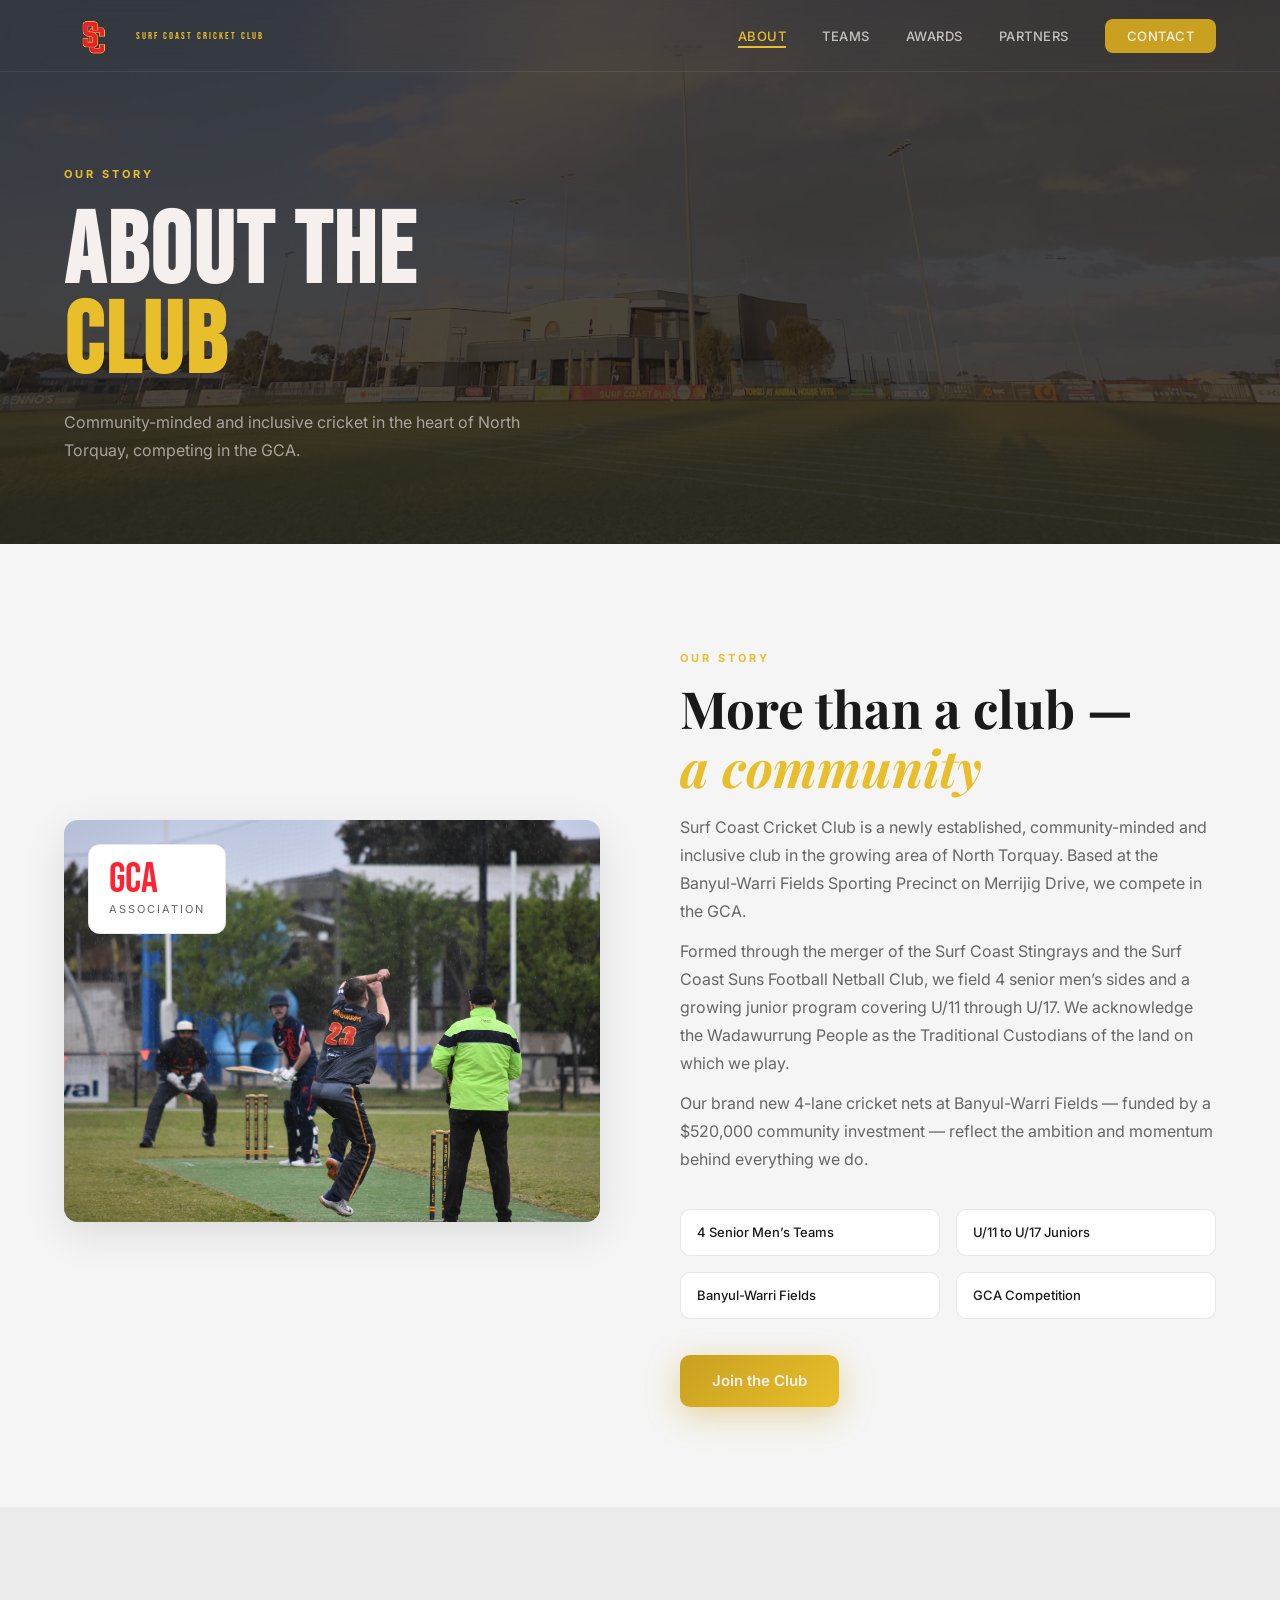
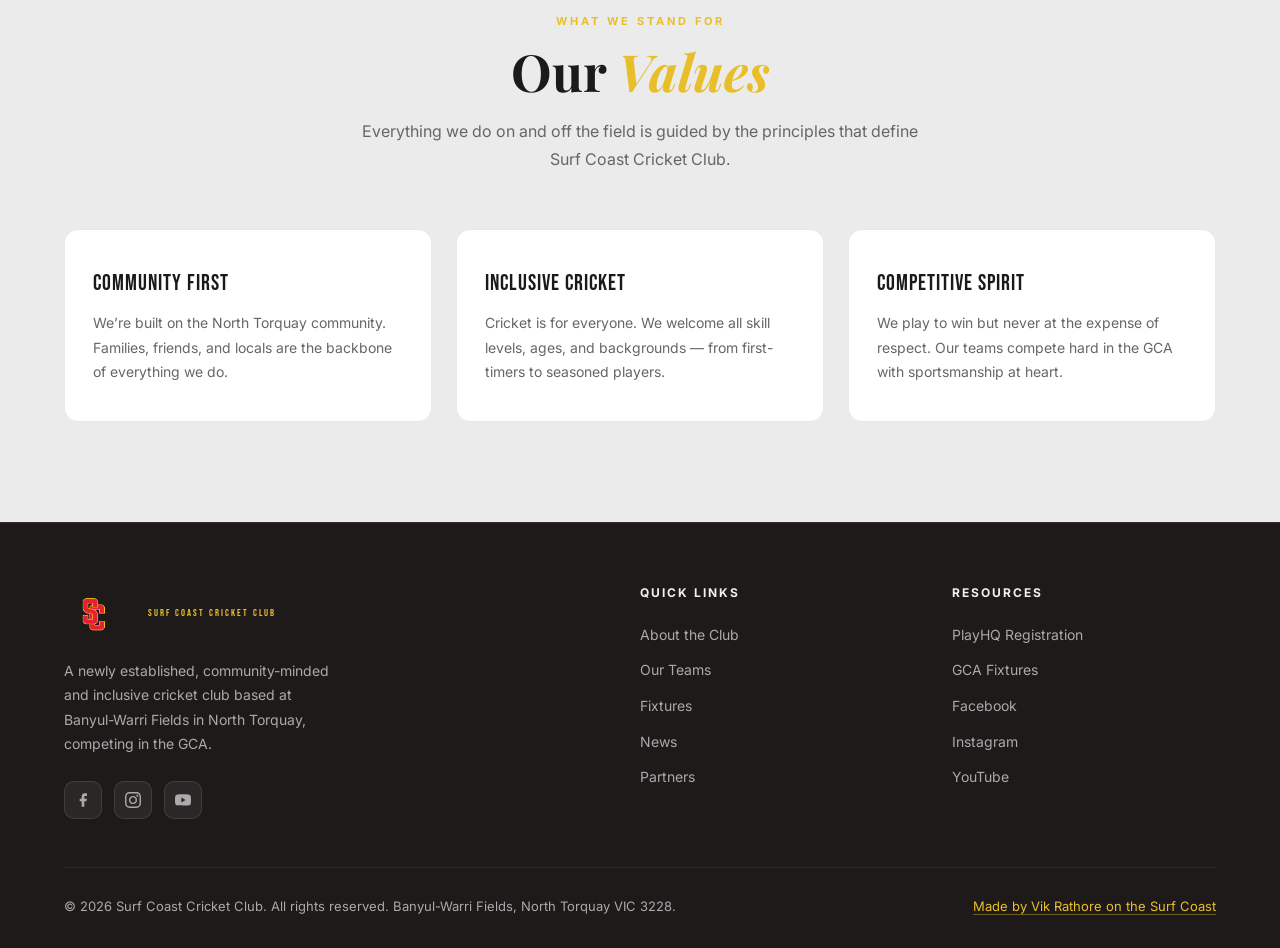
<file: about/index.html>
<!DOCTYPE html>
<html lang="en">
<head>
  <meta charset="UTF-8" />
  <meta name="viewport" content="width=device-width, initial-scale=1.0, viewport-fit=cover" />
  <link rel="icon" type="image/png" href="/assets/images/favicon.png" />
  <title>About | Surf Coast Cricket Club</title>
  <link rel="preconnect" href="https://fonts.googleapis.com" />
  <link rel="preconnect" href="https://fonts.gstatic.com" crossorigin />
  <link href="https://fonts.googleapis.com/css2?family=Bebas+Neue&family=Inter:wght@300;400;500;600;700&family=Playfair+Display:ital,wght@0,700;1,500&display=swap" rel="stylesheet" />
  <style>
    *, *::before, *::after { box-sizing: border-box; margin: 0; padding: 0; }
    :root {
      --navy:    #F5F5F5;
      --navy-mid:#EBEBEB;
      --teal:    #C9A020;
      --teal-lt: #E8BF2A;
      --green:   #E8001C;
      --gold:    #FF2233;
      --white:   #F5F0EE;
      --muted:   #666666;
      --card-bg: #FFFFFF;
      --border:  rgba(0,0,0,0.09);
      --radius:  14px;
      --shadow:  0 12px 40px rgba(0,0,0,0.10);
    }
    html { scroll-behavior: smooth; }
    body { font-family: 'Inter', sans-serif; background: var(--navy); color: #1A1A1A; overflow-x: hidden; line-height: 1.6; }
    ::-webkit-scrollbar { width: 6px; }
    ::-webkit-scrollbar-track { background: var(--navy); }
    ::-webkit-scrollbar-thumb { background: var(--teal); border-radius: 3px; }

    /* PAGE SPLASH */
    #page-splash { position: fixed; inset: 0; z-index: 9999; background: #232323; display: flex; align-items: center; justify-content: center; transition: opacity 0.5s ease, visibility 0.5s ease; }
    #page-splash.hidden { opacity: 0; visibility: hidden; pointer-events: none; }
    #page-splash img { width: min(220px, 55vw); animation: pageSplashIn 0.4s ease forwards; }
    @keyframes pageSplashIn { from { opacity: 0; transform: scale(0.92); } to { opacity: 1; transform: scale(1); } }

    /* NAV */
    nav { position: fixed; top: 0; left: 0; right: 0; z-index: 1000; display: flex; align-items: center; justify-content: space-between; padding: env(safe-area-inset-top) 5% 0; height: calc(72px + env(safe-area-inset-top)); background: transparent; backdrop-filter: blur(20px); border-bottom: 1px solid rgba(255,255,255,0.08); transition: background 1s ease; }
    .nav-logo { display: flex; align-items: center; gap: 12px; text-decoration: none; }
    .nav-logo-badge { width: 60px; height: 60px; object-fit: contain; flex-shrink: 0; }
    .nav-logo-text { line-height: 1.2; }
    .nav-logo-text span:first-child { display: block; font-family: 'Bebas Neue', sans-serif; font-size: 30px; letter-spacing: 1px; color: var(--white); }
    .nav-logo-text span:last-child { display: block; font-size: 10px; letter-spacing: 2px; text-transform: uppercase; color: var(--teal-lt); }
    .nav-links { display: flex; align-items: center; gap: 36px; list-style: none; }
    .nav-links a { text-decoration: none; color: rgba(245,240,238,0.75); font-size: 13px; font-weight: 500; letter-spacing: 0.5px; text-transform: uppercase; transition: color 0.2s; position: relative; }
    .nav-links a::after { content: ''; position: absolute; left: 0; bottom: -4px; width: 0; height: 2px; background: var(--teal-lt); transition: width 0.25s; }
    .nav-links a:hover { color: #FFFFFF; }
    .nav-links a:hover::after { width: 100%; }
    .nav-links a.nav-active { color: var(--teal-lt); }
    .nav-links a.nav-active::after { width: 100%; }
    .nav-cta { padding: 9px 22px; background: var(--teal); color: var(--white) !important; border-radius: 8px; transition: background 0.2s, transform 0.15s !important; }
    .nav-cta::after { display: none !important; }
    .nav-cta:hover { background: var(--teal-lt) !important; transform: translateY(-1px); }
    .nav-hamburger { display: none; flex-direction: column; gap: 5px; cursor: pointer; padding: 4px; border: none; background: none; }
    .nav-hamburger span { display: block; width: 24px; height: 2px; background: var(--white); border-radius: 2px; transition: transform 0.3s, opacity 0.3s; }
    .nav-mobile { display: none; flex-direction: column; position: fixed; top: calc(72px + env(safe-area-inset-top)); left: 0; right: 0; background: #2D2D2D; border-bottom: 1px solid rgba(255,255,255,0.08); padding: 24px 5%; gap: 20px; z-index: 999; }
    .nav-mobile.open { display: flex; }
    .nav-mobile a { text-decoration: none; color: var(--muted); font-size: 15px; font-weight: 500; letter-spacing: 0.5px; text-transform: uppercase; transition: color 0.2s; }
    .nav-mobile a:hover { color: var(--white); }

    /* PAGE HEADER */
    .page-header { background: #1E1A1A; padding: 160px 5% 80px; position: relative; overflow: hidden; }
    .page-header-bg { position: absolute; inset: 0; background: url('/assets/images/hero-bg.jpg') center 60%/cover no-repeat; opacity: 0.22; z-index: 0; }
    .page-header-content { position: relative; z-index: 1; max-width: 700px; }
    .page-header-label { display: inline-block; font-size: 11px; font-weight: 700; letter-spacing: 3px; text-transform: uppercase; color: var(--teal-lt); margin-bottom: 12px; }
    .page-header-title { font-family: 'Bebas Neue', sans-serif; font-size: clamp(56px, 8vw, 100px); line-height: 0.9; letter-spacing: 3px; color: #F5F0EE; margin-top: 12px; }
    .page-header-title .accent { color: var(--teal-lt); }
    .page-header-sub { font-size: 16px; color: rgba(245,240,238,0.6); margin-top: 20px; max-width: 520px; line-height: 1.75; }

    /* SECTIONS */
    section { padding: 100px 5%; }
    .section-label { display: inline-block; font-size: 11px; font-weight: 700; letter-spacing: 3px; text-transform: uppercase; color: var(--teal-lt); margin-bottom: 12px; }
    .section-title { font-family: 'Playfair Display', serif; font-size: clamp(30px, 4vw, 52px); line-height: 1.15; color: #1A1A1A; }
    .section-title em { font-style: italic; color: var(--teal-lt); }
    .section-desc { color: var(--muted); font-size: 16px; max-width: 560px; margin-top: 16px; line-height: 1.75; }
    .reveal { opacity: 0; transform: translateY(36px); transition: opacity 0.7s ease, transform 0.7s ease; }
    .reveal.visible { opacity: 1; transform: translateY(0); }
    @keyframes fadeUp { from { opacity: 0; transform: translateY(28px); } to { opacity: 1; transform: translateY(0); } }

    /* BUTTONS */
    .btn-primary { padding: 14px 32px; background: linear-gradient(135deg, var(--teal), var(--teal-lt)); color: var(--white); text-decoration: none; border-radius: 10px; font-weight: 600; font-size: 15px; box-shadow: 0 8px 32px rgba(201,160,32,0.4); transition: transform 0.2s, box-shadow 0.2s; display: inline-block; }
    .btn-primary:hover { transform: translateY(-2px); box-shadow: 0 14px 40px rgba(201,160,32,0.55); }

    /* ABOUT */
    #about { display: grid; grid-template-columns: 1fr 1fr; gap: 80px; align-items: center; }
    .about-img-stack { position: relative; }
    .about-img-main { width: 100%; border-radius: var(--radius); aspect-ratio: 4/3; object-fit: cover; box-shadow: var(--shadow); }
    .about-img-accent { position: absolute; width: 55%; border-radius: var(--radius); aspect-ratio: 1; bottom: -32px; right: -32px; object-fit: cover; border: 4px solid #F5F5F5; box-shadow: var(--shadow); }
    .about-badge { position: absolute; top: 24px; left: 24px; background: #FFFFFF; border: 1px solid var(--border); border-radius: 12px; padding: 14px 20px; }
    .about-badge .year { font-family: 'Bebas Neue', sans-serif; font-size: 42px; color: var(--gold); line-height: 1; }
    .about-badge .since { font-size: 11px; letter-spacing: 2px; text-transform: uppercase; color: var(--muted); }
    .about-features { display: grid; grid-template-columns: 1fr 1fr; gap: 16px; margin-top: 36px; }
    .feature-chip { display: flex; align-items: center; gap: 10px; background: var(--card-bg); border: 1px solid var(--border); border-radius: 10px; padding: 12px 16px; font-size: 13px; font-weight: 500; }
    .feature-chip .icon { width: 28px; height: 28px; border-radius: 8px; background: rgba(201,160,32,0.18); display: flex; align-items: center; justify-content: center; font-size: 14px; }

    /* VALUES SECTION */
    #values { background: var(--navy-mid); }
    .values-grid { display: grid; grid-template-columns: repeat(3, 1fr); gap: 24px; margin-top: 56px; }
    .value-card { background: var(--card-bg); border: 1px solid var(--border); border-radius: var(--radius); padding: 36px 28px; }
    .value-icon { font-size: 32px; margin-bottom: 16px; }
    .value-title { font-family: 'Bebas Neue', sans-serif; font-size: 22px; letter-spacing: 1px; color: #1A1A1A; margin-bottom: 10px; }
    .value-desc { font-size: 14px; color: var(--muted); line-height: 1.75; }

    /* FOOTER */
    footer { background: #1E1A1A; border-top: 1px solid rgba(255,255,255,0.08); padding: 60px 5% calc(32px + env(safe-area-inset-bottom)); }
    .footer-grid { display: grid; grid-template-columns: 2fr 1fr 1fr; gap: 48px; padding-bottom: 48px; border-bottom: 1px solid rgba(255,255,255,0.08); }
    .footer-brand-desc { color: #AAAAAA; font-size: 14px; line-height: 1.75; margin-top: 16px; max-width: 280px; }
    .footer-socials { display: flex; gap: 12px; margin-top: 24px; }
    .social-btn { width: 38px; height: 38px; border-radius: 10px; background: rgba(255,255,255,0.06); border: 1px solid rgba(255,255,255,0.1); display: flex; align-items: center; justify-content: center; text-decoration: none; color: #AAAAAA; transition: all 0.2s; }
    .social-btn:hover { background: var(--teal); color: var(--white); border-color: var(--teal); }
    .footer-col-title { font-size: 12px; font-weight: 700; letter-spacing: 2px; text-transform: uppercase; color: var(--white); margin-bottom: 20px; }
    .footer-links { list-style: none; display: flex; flex-direction: column; gap: 10px; }
    .footer-links a { text-decoration: none; color: #AAAAAA; font-size: 14px; transition: color 0.2s; }
    .footer-links a:hover { color: var(--teal-lt); }
    .footer-bottom { padding-top: 28px; display: flex; justify-content: space-between; align-items: center; gap: 16px; flex-wrap: wrap; }
    .footer-copy { font-size: 13px; color: #AAAAAA; }

    @media (max-width: 1024px) {
      #about { grid-template-columns: 1fr; }
      .about-img-stack { display: block; margin-bottom: 16px; }
      .about-img-accent { display: none; }
      .about-badge { display: none; }
      .values-grid { grid-template-columns: 1fr 1fr; }
      .footer-grid { grid-template-columns: 1fr 1fr; }
    }
    @media (max-width: 768px) {
      section { padding: 72px 5%; }
      .page-header { padding: 120px 5% 60px; }
      .nav-links { display: none; }
      .nav-hamburger { display: flex; }
      .values-grid { grid-template-columns: 1fr; }
      .about-features { grid-template-columns: 1fr; }
      .footer-grid { grid-template-columns: 1fr; }
    }
    @media (max-width: 480px) {
      section { padding: 52px 5%; }
      .page-header { padding: 100px 5% 48px; }
      .values-grid { grid-template-columns: 1fr; }
    }
  </style>
</head>
<body>

<div id="page-splash" aria-hidden="true">
  <img src="/assets/images/sccc-logo.png" alt="" />
</div>

<nav id="navbar">
  <a href="/" class="nav-logo" aria-label="Surf Coast Cricket Club Home">
    <img class="nav-logo-badge" src="/assets/images/sccc-logo.png" alt="Surf Coast Cricket Club logo" />
    <div class="nav-logo-text"><span>Surf Coast Cricket Club</span></div>
  </a>
  <ul class="nav-links" role="list">
    <li><a href="/about" class="nav-active">About</a></li>
    <li><a href="/teams">Teams</a></li>
    <li><a href="/awards">Awards</a></li>
    <li><a href="/partners">Partners</a></li>
    <li><a href="/contact" class="nav-cta">Contact</a></li>
  </ul>
  <button class="nav-hamburger" id="hamburger" aria-label="Toggle menu" aria-expanded="false">
    <span></span><span></span><span></span>
  </button>
</nav>

<div class="nav-mobile" id="mobileNav" role="navigation" aria-label="Mobile navigation">
  <a href="/about" onclick="closeMenu()">About</a>
  <a href="/teams" onclick="closeMenu()">Teams</a>
  <a href="/awards" onclick="closeMenu()">Awards</a>
  <a href="/partners" onclick="closeMenu()">Partners</a>
  <a href="/contact" onclick="closeMenu()" style="color:var(--teal-lt);font-weight:600;">Contact &rarr;</a>
</div>

<!-- PAGE HEADER -->
<div class="page-header">
  <div class="page-header-bg"></div>
  <div class="page-header-content">
    <span class="page-header-label">Our Story</span>
    <h1 class="page-header-title">About the<br><span class="accent">Club</span></h1>
    <p class="page-header-sub">Community-minded and inclusive cricket in the heart of North Torquay, competing in the GCA.</p>
  </div>
</div>

<!-- ABOUT -->
<section id="about" aria-labelledby="about-title">
  <div class="about-img-stack reveal" aria-hidden="true">
    <img class="about-img-main" src="/assets/images/about-action.jpg" alt="Surf Coast Cricket Club bowler in action" loading="lazy" />
    <div class="about-badge">
      <div class="year">GCA</div>
      <div class="since">Association</div>
    </div>
  </div>

  <div class="reveal" style="transition-delay:0.15s">
    <span class="section-label">Our Story</span>
    <h2 class="section-title" id="about-title">More than a club &mdash;<br /><em>a community</em></h2>
    <p class="section-desc">
      Surf Coast Cricket Club is a newly established, community-minded and inclusive club in the growing area of North Torquay. Based at the Banyul-Warri Fields Sporting Precinct on Merrijig Drive, we compete in the GCA.
    </p>
    <p class="section-desc" style="margin-top:12px;">
      Formed through the merger of the Surf Coast Stingrays and the Surf Coast Suns Football Netball Club, we field 4 senior men&rsquo;s sides and a growing junior program covering U/11 through U/17. We acknowledge the Wadawurrung People as the Traditional Custodians of the land on which we play.
    </p>
    <p class="section-desc" style="margin-top:12px;">
      Our brand new 4-lane cricket nets at Banyul-Warri Fields &mdash; funded by a $520,000 community investment &mdash; reflect the ambition and momentum behind everything we do.
    </p>
    <div class="about-features">
      <div class="feature-chip">4 Senior Men&rsquo;s Teams</div>
      <div class="feature-chip">U/11 to U/17 Juniors</div>
      <div class="feature-chip">Banyul-Warri Fields</div>
      <div class="feature-chip">GCA Competition</div>
    </div>
    <div style="margin-top:36px;">
      <a href="/contact" class="btn-primary">Join the Club</a>
    </div>
  </div>
</section>

<!-- VALUES -->
<section id="values" aria-labelledby="values-title">
  <div class="reveal" style="text-align:center;max-width:600px;margin:0 auto 0;">
    <span class="section-label">What We Stand For</span>
    <h2 class="section-title" id="values-title">Our <em>Values</em></h2>
    <p class="section-desc" style="margin:16px auto 0;">Everything we do on and off the field is guided by the principles that define Surf Coast Cricket Club.</p>
  </div>
  <div class="values-grid">
    <div class="value-card reveal" style="transition-delay:0.05s">
      <div class="value-title">Community First</div>
      <p class="value-desc">We&rsquo;re built on the North Torquay community. Families, friends, and locals are the backbone of everything we do.</p>
    </div>
    <div class="value-card reveal" style="transition-delay:0.1s">
      <div class="value-title">Inclusive Cricket</div>
      <p class="value-desc">Cricket is for everyone. We welcome all skill levels, ages, and backgrounds &mdash; from first-timers to seasoned players.</p>
    </div>
    <div class="value-card reveal" style="transition-delay:0.15s">
      <div class="value-title">Competitive Spirit</div>
      <p class="value-desc">We play to win but never at the expense of respect. Our teams compete hard in the GCA with sportsmanship at heart.</p>
    </div>
  </div>
</section>

<!-- FOOTER -->
<footer>
  <div class="footer-grid">
    <div>
      <a href="/" class="nav-logo" aria-label="Surf Coast Cricket Club Home">
        <img class="nav-logo-badge" src="/assets/images/sccc-logo.png" alt="Surf Coast Cricket Club logo" />
        <div class="nav-logo-text" style="margin-left:12px;"><span>Surf Coast Cricket Club</span></div>
      </a>
      <p class="footer-brand-desc">A newly established, community-minded and inclusive cricket club based at Banyul-Warri Fields in North Torquay, competing in the GCA.</p>
      <div class="footer-socials">
        <a class="social-btn" href="https://www.facebook.com/surfcoastcricketclub/" target="_blank" rel="noopener" aria-label="Facebook">
          <svg width="16" height="16" viewBox="0 0 24 24" fill="currentColor"><path d="M18 2h-3a5 5 0 00-5 5v3H7v4h3v8h4v-8h3l1-4h-4V7a1 1 0 011-1h3z"/></svg>
        </a>
        <a class="social-btn" href="https://www.instagram.com/surfcoastcricketclub/" target="_blank" rel="noopener" aria-label="Instagram">
          <svg width="16" height="16" viewBox="0 0 24 24" fill="currentColor"><path d="M12 2.163c3.204 0 3.584.012 4.85.07 3.252.148 4.771 1.691 4.919 4.919.058 1.265.069 1.645.069 4.849 0 3.205-.012 3.584-.069 4.849-.149 3.225-1.664 4.771-4.919 4.919-1.266.058-1.644.07-4.85.07-3.204 0-3.584-.012-4.849-.07-3.26-.149-4.771-1.699-4.919-4.92-.058-1.265-.07-1.644-.07-4.849 0-3.204.013-3.583.07-4.849.149-3.227 1.664-4.771 4.919-4.919 1.266-.057 1.645-.069 4.849-.069zm0-2.163c-3.259 0-3.667.014-4.947.072-4.358.2-6.78 2.618-6.98 6.98-.059 1.281-.073 1.689-.073 4.948 0 3.259.014 3.668.072 4.948.2 4.358 2.618 6.78 6.98 6.98 1.281.058 1.689.072 4.948.072 3.259 0 3.668-.014 4.948-.072 4.354-.2 6.782-2.618 6.979-6.98.059-1.28.073-1.689.073-4.948 0-3.259-.014-3.667-.072-4.947-.196-4.354-2.617-6.78-6.979-6.98-1.281-.059-1.69-.073-4.949-.073zm0 5.838c-3.403 0-6.162 2.759-6.162 6.162s2.759 6.163 6.162 6.163 6.162-2.759 6.162-6.163c0-3.403-2.759-6.162-6.162-6.162zm0 10.162c-2.209 0-4-1.79-4-4 0-2.209 1.791-4 4-4s4 1.791 4 4c0 2.21-1.791 4-4 4zm6.406-11.845c-.796 0-1.441.645-1.441 1.44s.645 1.44 1.441 1.44c.795 0 1.439-.645 1.439-1.44s-.644-1.44-1.439-1.44z"/></svg>
        </a>
        <a class="social-btn" href="https://www.youtube.com/@surfcoastcricketclub" target="_blank" rel="noopener" aria-label="YouTube">
          <svg width="16" height="16" viewBox="0 0 24 24" fill="currentColor"><path d="M23.498 6.186a3.016 3.016 0 0 0-2.122-2.136C19.505 3.545 12 3.545 12 3.545s-7.505 0-9.377.505A3.017 3.017 0 0 0 .502 6.186C0 8.07 0 12 0 12s0 3.93.502 5.814a3.016 3.016 0 0 0 2.122 2.136c1.871.505 9.376.505 9.376.505s7.505 0 9.377-.505a3.015 3.015 0 0 0 2.122-2.136C24 15.93 24 12 24 12s0-3.93-.502-5.814zM9.545 15.568V8.432L15.818 12l-6.273 3.568z"/></svg>
        </a>
      </div>
    </div>
    <div>
      <h4 class="footer-col-title">Quick Links</h4>
      <ul class="footer-links">
        <li><a href="/about">About the Club</a></li>
        <li><a href="/teams">Our Teams</a></li>
        <li><a href="/teams#fixtures">Fixtures</a></li>
        <li><a href="/#news">News</a></li>
        <li><a href="/partners">Partners</a></li>
      </ul>
    </div>
    <div>
      <h4 class="footer-col-title">Resources</h4>
      <ul class="footer-links">
        <li><a href="https://www.playhq.com/cricket-australia/org/surf-coast-cricket-club/e23be353" target="_blank" rel="noopener">PlayHQ Registration</a></li>
        <li><a href="https://www.playhq.com/cricket-australia/org/surf-coast-cricket-club/e23be353" target="_blank" rel="noopener">GCA Fixtures</a></li>
        <li><a href="https://www.facebook.com/surfcoastcricketclub/" target="_blank" rel="noopener">Facebook</a></li>
        <li><a href="https://www.instagram.com/surfcoastcricketclub/" target="_blank" rel="noopener">Instagram</a></li>
        <li><a href="https://www.youtube.com/@surfcoastcricketclub" target="_blank" rel="noopener">YouTube</a></li>
      </ul>
    </div>
  </div>
  <div class="footer-bottom">
    <p class="footer-copy">&copy; 2026 Surf Coast Cricket Club. All rights reserved. Banyul-Warri Fields, North Torquay VIC 3228.</p>
    <p class="footer-copy" style="color:var(--teal-lt);"><a href="https://stxacy.github.io" target="_blank" rel="noopener" style="color:inherit;text-decoration:none;border-bottom:1px solid rgba(232,191,42,0.4);transition:border-color 0.2s;" onmouseover="this.style.borderColor='var(--teal-lt)'" onmouseout="this.style.borderColor='rgba(232,191,42,0.4)'">Made by Vik Rathore on the Surf Coast</a></p>
  </div>
</footer>

<script>
  /* PAGE SPLASH */
  (function() {
    const ps = document.getElementById('page-splash');
    setTimeout(() => ps.classList.add('hidden'), 550);
  })();

  const navbar = document.getElementById('navbar');
  window.addEventListener('scroll', () => { navbar.style.background = window.scrollY > 60 ? 'rgba(30,26,26,0.97)' : 'transparent'; }, { passive: true });
  const hamburger = document.getElementById('hamburger');
  const mobileNav = document.getElementById('mobileNav');
  let menuOpen = false;
  hamburger.addEventListener('click', () => {
    menuOpen = !menuOpen;
    mobileNav.classList.toggle('open', menuOpen);
    hamburger.setAttribute('aria-expanded', String(menuOpen));
    const spans = hamburger.querySelectorAll('span');
    if (menuOpen) { spans[0].style.transform = 'rotate(45deg) translate(5px,5px)'; spans[1].style.opacity = '0'; spans[2].style.transform = 'rotate(-45deg) translate(5px,-5px)'; }
    else { spans.forEach(s => { s.style.transform = ''; s.style.opacity = ''; }); }
  });
  function closeMenu() { menuOpen = false; mobileNav.classList.remove('open'); hamburger.setAttribute('aria-expanded','false'); hamburger.querySelectorAll('span').forEach(s => { s.style.transform=''; s.style.opacity=''; }); }
  const revealObs = new IntersectionObserver(entries => { entries.forEach(e => { if (e.isIntersecting) { e.target.classList.add('visible'); revealObs.unobserve(e.target); } }); }, { threshold: 0.12, rootMargin: '0px 0px -40px 0px' });
  document.querySelectorAll('.reveal').forEach(el => revealObs.observe(el));
</script>
</body>
</html>
</file>
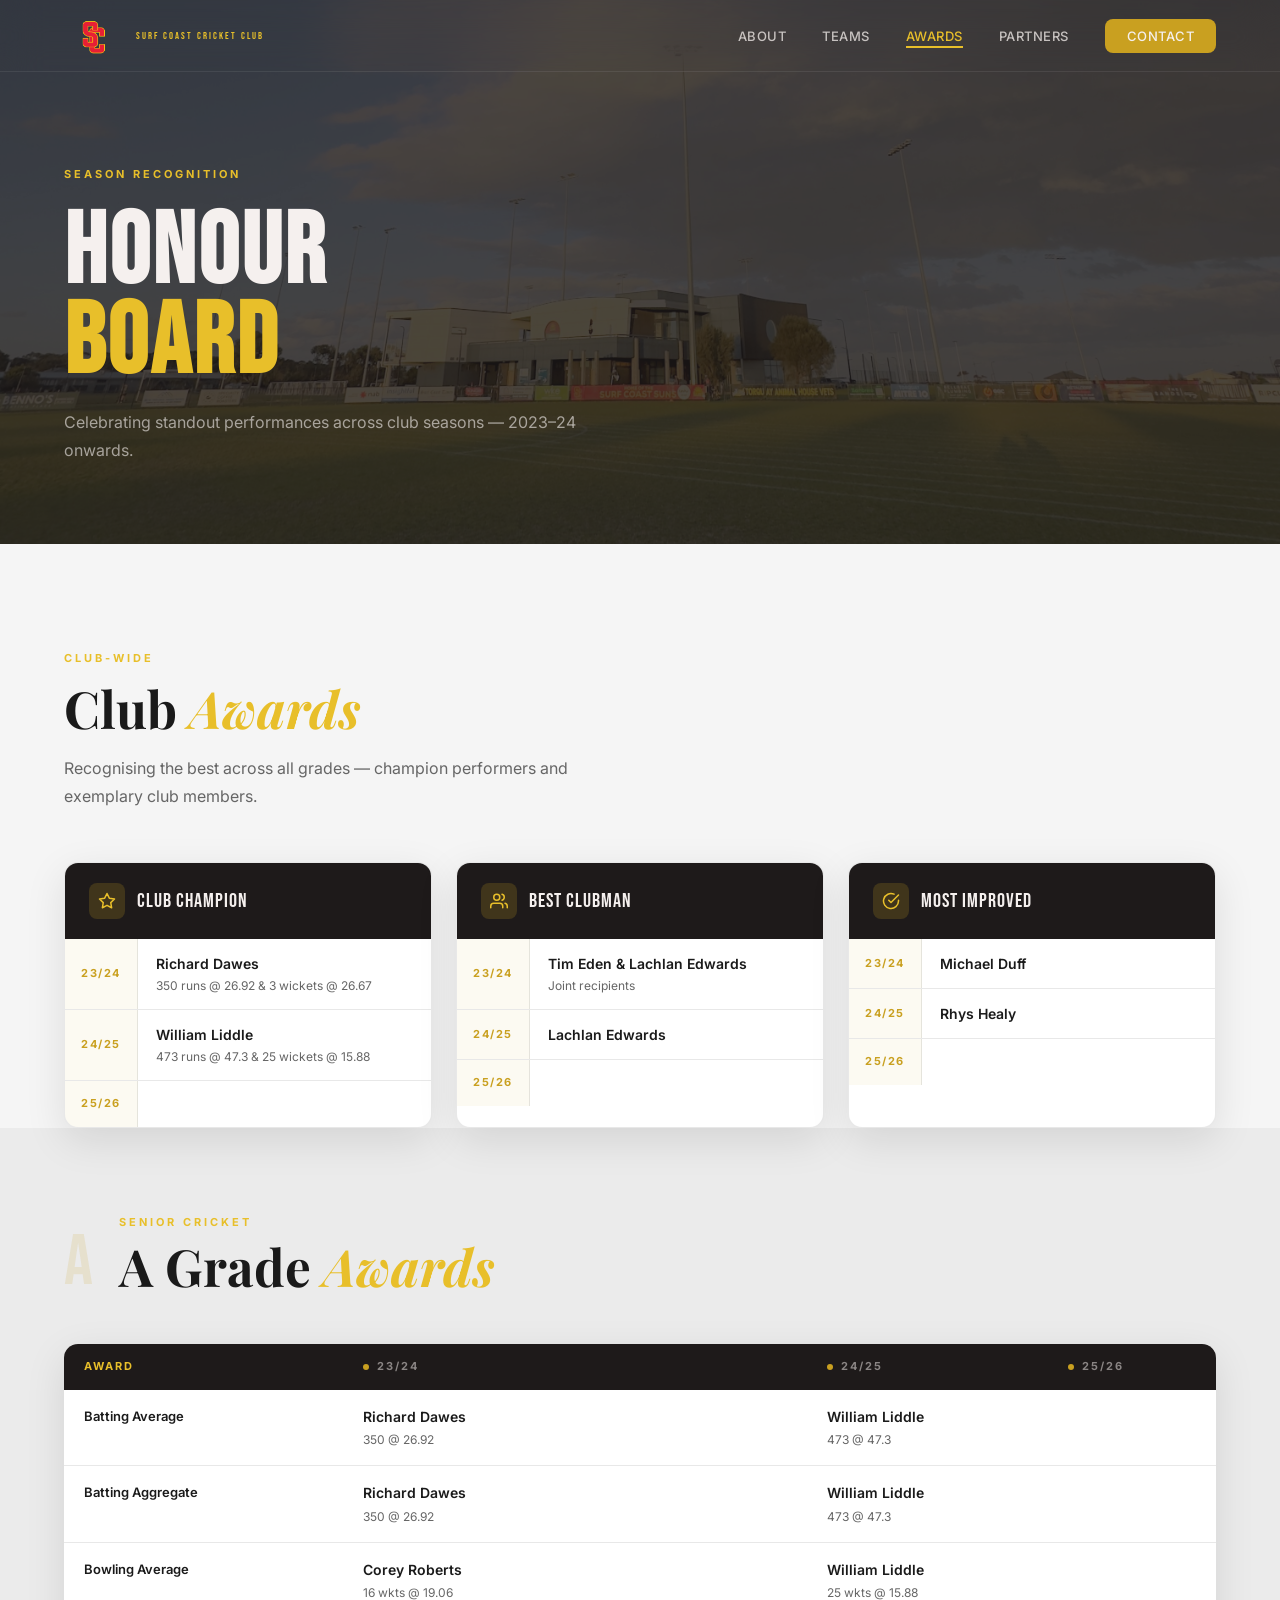
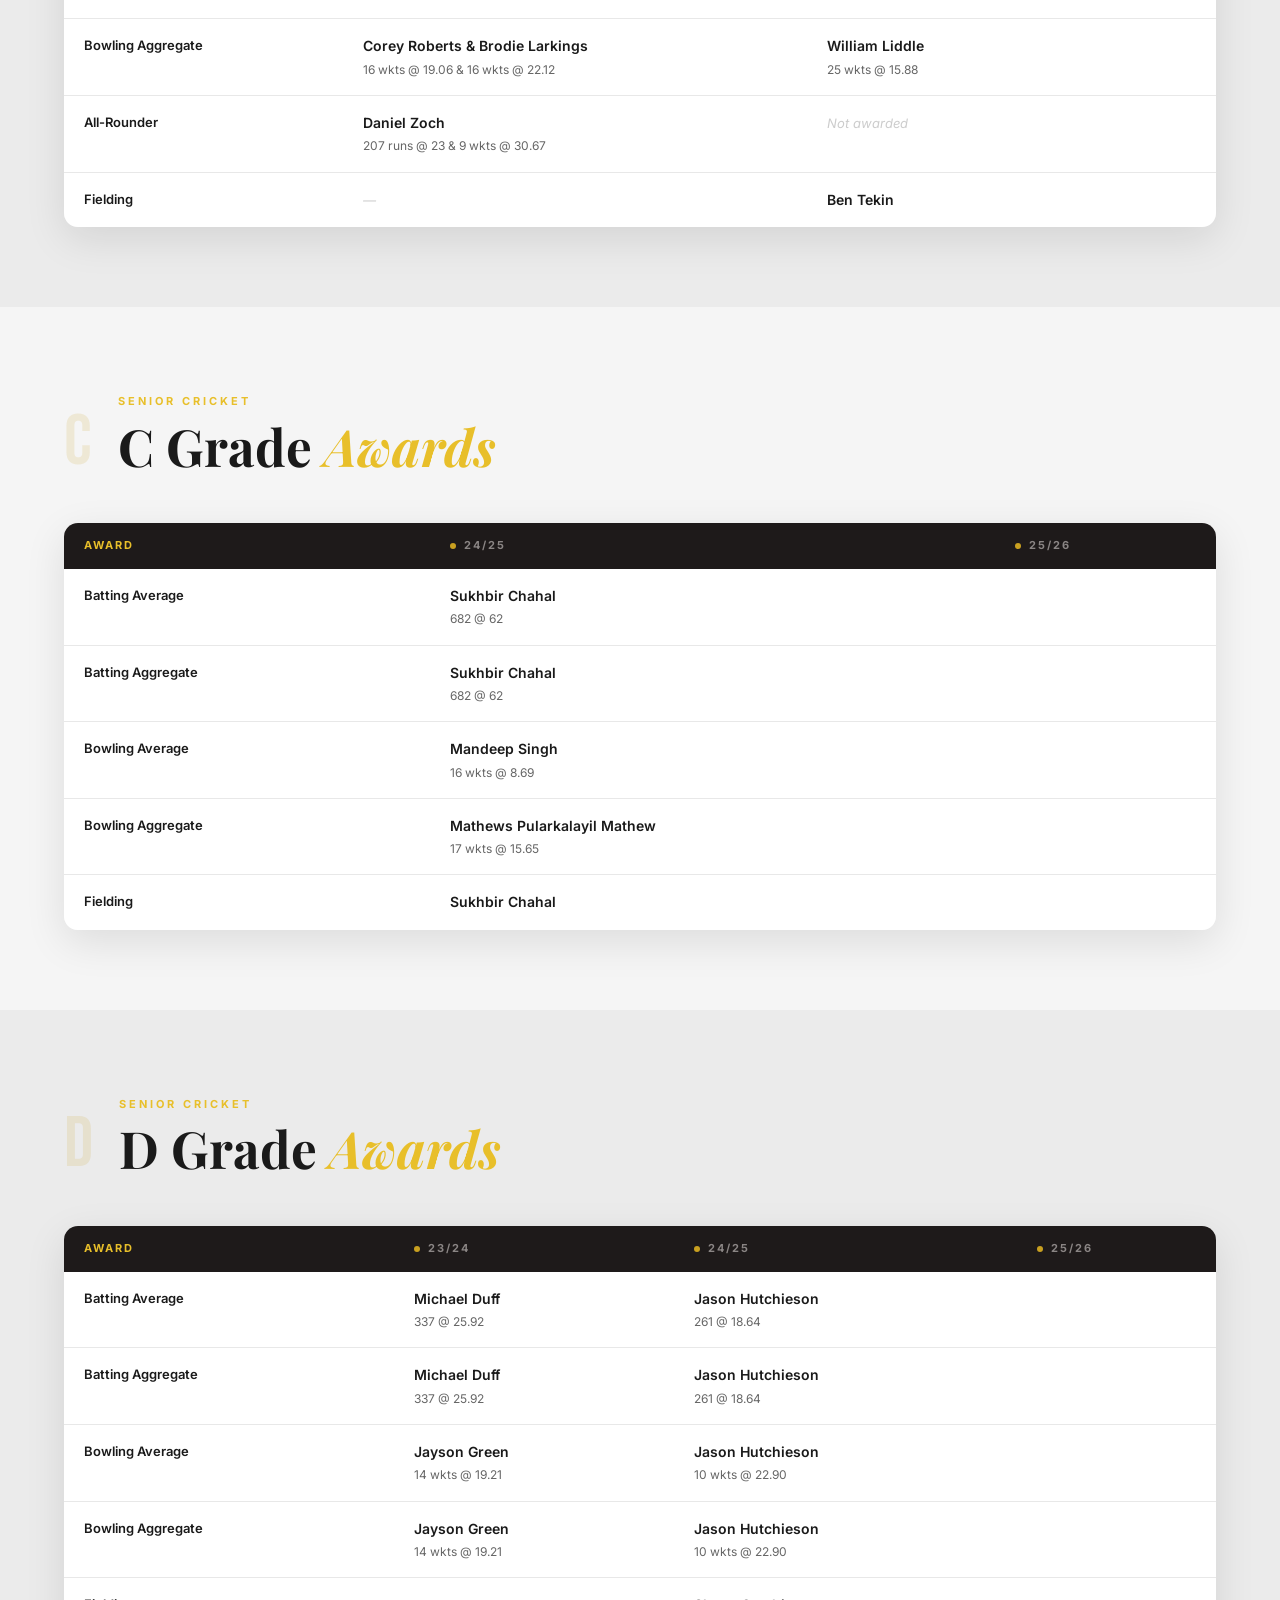
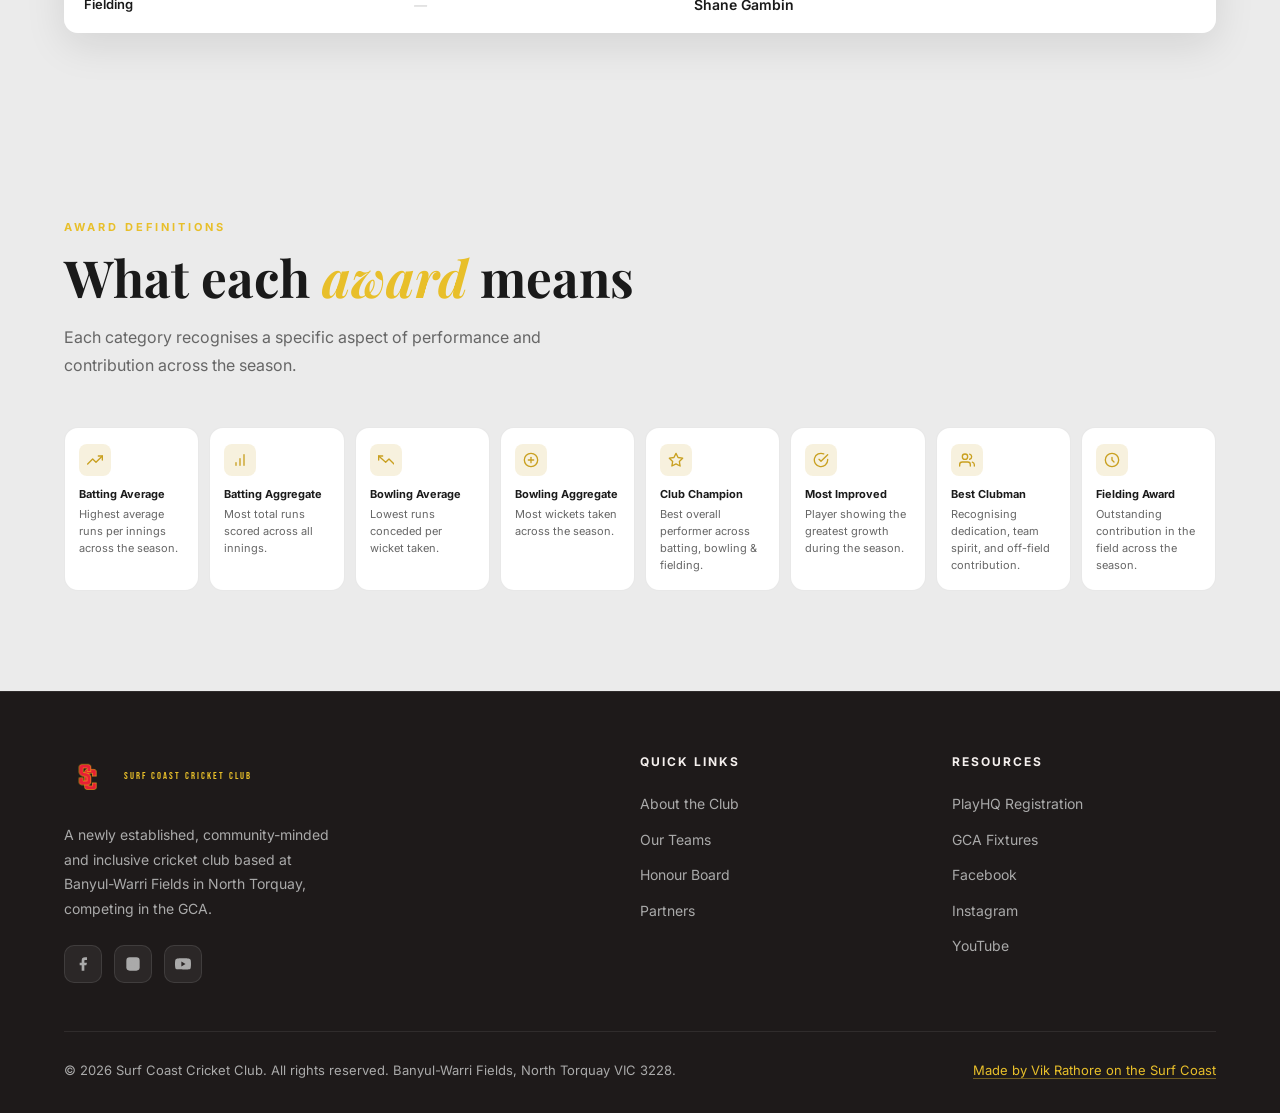
<file: awards/index.html>
<!DOCTYPE html>
<html lang="en">
<head>
  <meta charset="UTF-8" />
  <meta name="viewport" content="width=device-width, initial-scale=1.0, viewport-fit=cover" />
  <link rel="icon" type="image/png" href="/assets/images/favicon.png" />
  <title>Honour Board | Surf Coast Cricket Club</title>
  <link rel="preconnect" href="https://fonts.googleapis.com" />
  <link rel="preconnect" href="https://fonts.gstatic.com" crossorigin />
  <link href="https://fonts.googleapis.com/css2?family=Bebas+Neue&family=Inter:wght@300;400;500;600;700&family=Playfair+Display:ital,wght@0,700;1,500&display=swap" rel="stylesheet" />
  <style>
    *, *::before, *::after { box-sizing: border-box; margin: 0; padding: 0; }
    :root {
      --navy:    #F5F5F5;
      --navy-mid:#EBEBEB;
      --teal:    #C9A020;
      --teal-lt: #E8BF2A;
      --green:   #E8001C;
      --gold:    #FF2233;
      --white:   #F5F0EE;
      --muted:   #666666;
      --card-bg: #FFFFFF;
      --border:  rgba(0,0,0,0.09);
      --radius:  14px;
      --shadow:  0 12px 40px rgba(0,0,0,0.10);
    }
    html { scroll-behavior: smooth; }
    body { font-family: 'Inter', sans-serif; background: var(--navy); color: #1A1A1A; overflow-x: hidden; line-height: 1.6; }
    ::-webkit-scrollbar { width: 6px; }
    ::-webkit-scrollbar-track { background: var(--navy); }
    ::-webkit-scrollbar-thumb { background: var(--teal); border-radius: 3px; }

    /* PAGE SPLASH */
    #page-splash { position: fixed; inset: 0; z-index: 9999; background: #232323; display: flex; align-items: center; justify-content: center; transition: opacity 0.5s ease, visibility 0.5s ease; }
    #page-splash.hidden { opacity: 0; visibility: hidden; pointer-events: none; }
    #page-splash img { width: min(220px, 55vw); animation: pageSplashIn 0.4s ease forwards; }
    @keyframes pageSplashIn { from { opacity: 0; transform: scale(0.92); } to { opacity: 1; transform: scale(1); } }

    /* NAV */
    nav { position: fixed; top: 0; left: 0; right: 0; z-index: 1000; display: flex; align-items: center; justify-content: space-between; padding: env(safe-area-inset-top) 5% 0; height: calc(72px + env(safe-area-inset-top)); background: transparent; backdrop-filter: blur(20px); border-bottom: 1px solid rgba(255,255,255,0.08); transition: background 1s ease; }
    .nav-logo { display: flex; align-items: center; gap: 12px; text-decoration: none; }
    .nav-logo-badge { width: 60px; height: 60px; object-fit: contain; flex-shrink: 0; }
    .nav-logo-text { line-height: 1.2; }
    .nav-logo-text span:first-child { display: block; font-family: 'Bebas Neue', sans-serif; font-size: 30px; letter-spacing: 1px; color: var(--white); }
    .nav-logo-text span:last-child { display: block; font-size: 10px; letter-spacing: 2px; text-transform: uppercase; color: var(--teal-lt); }
    .nav-links { display: flex; align-items: center; gap: 36px; list-style: none; }
    .nav-links a { text-decoration: none; color: rgba(245,240,238,0.75); font-size: 13px; font-weight: 500; letter-spacing: 0.5px; text-transform: uppercase; transition: color 0.2s; position: relative; }
    .nav-links a::after { content: ''; position: absolute; left: 0; bottom: -4px; width: 0; height: 2px; background: var(--teal-lt); transition: width 0.25s; }
    .nav-links a:hover { color: #FFFFFF; }
    .nav-links a:hover::after { width: 100%; }
    .nav-links a.nav-active { color: var(--teal-lt); }
    .nav-links a.nav-active::after { width: 100%; }
    .nav-cta { padding: 9px 22px; background: var(--teal); color: var(--white) !important; border-radius: 8px; transition: background 0.2s, transform 0.15s !important; }
    .nav-cta::after { display: none !important; }
    .nav-cta:hover { background: var(--teal-lt) !important; transform: translateY(-1px); }
    .nav-hamburger { display: none; flex-direction: column; gap: 5px; cursor: pointer; padding: 4px; border: none; background: none; }
    .nav-hamburger span { display: block; width: 24px; height: 2px; background: var(--white); border-radius: 2px; transition: transform 0.3s, opacity 0.3s; }
    .nav-mobile { display: none; flex-direction: column; position: fixed; top: calc(72px + env(safe-area-inset-top)); left: 0; right: 0; background: #2D2D2D; border-bottom: 1px solid rgba(255,255,255,0.08); padding: 24px 5%; gap: 20px; z-index: 999; }
    .nav-mobile.open { display: flex; }
    .nav-mobile a { text-decoration: none; color: var(--muted); font-size: 15px; font-weight: 500; letter-spacing: 0.5px; text-transform: uppercase; transition: color 0.2s; }
    .nav-mobile a:hover { color: var(--white); }

    /* PAGE HEADER */
    .page-header { background: #1E1A1A; padding: 160px 5% 80px; position: relative; overflow: hidden; }
    .page-header-bg { position: absolute; inset: 0; background: url('/assets/images/hero-bg.jpg') center 60%/cover no-repeat; opacity: 0.22; z-index: 0; }
    .page-header-content { position: relative; z-index: 1; max-width: 700px; }
    .page-header-label { display: inline-block; font-size: 11px; font-weight: 700; letter-spacing: 3px; text-transform: uppercase; color: var(--teal-lt); margin-bottom: 12px; }
    .page-header-title { font-family: 'Bebas Neue', sans-serif; font-size: clamp(56px, 8vw, 100px); line-height: 0.9; letter-spacing: 3px; color: #F5F0EE; margin-top: 12px; }
    .page-header-title .accent { color: var(--teal-lt); }
    .page-header-sub { font-size: 16px; color: rgba(245,240,238,0.6); margin-top: 20px; max-width: 520px; line-height: 1.75; }

    /* SECTIONS */
    section { padding: 100px 5%; }
    .section-label { display: inline-block; font-size: 11px; font-weight: 700; letter-spacing: 3px; text-transform: uppercase; color: var(--teal-lt); margin-bottom: 12px; }
    .section-title { font-family: 'Playfair Display', serif; font-size: clamp(30px, 4vw, 52px); line-height: 1.15; color: #1A1A1A; }
    .section-title em { font-style: italic; color: var(--teal-lt); }
    .section-desc { color: var(--muted); font-size: 16px; max-width: 560px; margin-top: 16px; line-height: 1.75; }
    .reveal { opacity: 0; transform: translateY(36px); transition: opacity 0.7s ease, transform 0.7s ease; }
    .reveal.visible { opacity: 1; transform: translateY(0); }
    @keyframes fadeUp { from { opacity: 0; transform: translateY(28px); } to { opacity: 1; transform: translateY(0); } }

    /* KEY SECTION */
    #key { background: var(--navy-mid); }
    .key-grid { display: grid; grid-template-columns: repeat(8, 1fr); gap: 10px; margin-top: 48px; }
    .key-card { background: var(--card-bg); border: 1px solid var(--border); border-radius: var(--radius); padding: 16px 14px; display: flex; flex-direction: column; gap: 10px; align-items: flex-start; }
    .key-icon { width: 32px; height: 32px; flex-shrink: 0; border-radius: 8px; background: rgba(201,160,32,0.15); display: flex; align-items: center; justify-content: center; }
    .key-icon svg { width: 16px; height: 16px; color: var(--teal); }
    .key-title { font-weight: 700; font-size: 11px; color: #1A1A1A; margin-bottom: 2px; }
    .key-desc { font-size: 11px; color: var(--muted); line-height: 1.55; }

    /* CLUB AWARDS */
    #club-awards { padding-bottom: 0; }
    .club-awards-grid { display: grid; grid-template-columns: repeat(3, 1fr); gap: 24px; margin-top: 52px; }
    .club-card { background: var(--card-bg); border: 1px solid var(--border); border-radius: var(--radius); overflow: hidden; box-shadow: var(--shadow); }
    .club-card-header { background: #1E1A1A; padding: 20px 24px; display: flex; align-items: center; gap: 12px; }
    .club-card-header-icon { width: 36px; height: 36px; border-radius: 8px; background: rgba(201,160,32,0.2); display: flex; align-items: center; justify-content: center; flex-shrink: 0; }
    .club-card-header-icon svg { width: 18px; height: 18px; color: var(--teal-lt); }
    .club-card-title { font-family: 'Bebas Neue', sans-serif; font-size: 20px; letter-spacing: 1px; color: #F5F0EE; }
    .club-card-body { padding: 0; }
    .award-row { display: flex; align-items: stretch; gap: 0; border-bottom: 1px solid var(--border); }
    .award-row:last-child { border-bottom: none; }
    .award-season { padding: 14px 16px; font-size: 11px; font-weight: 700; letter-spacing: 1.5px; text-transform: uppercase; color: var(--teal); background: rgba(201,160,32,0.06); min-width: 72px; border-right: 1px solid var(--border); flex-shrink: 0; display: flex; align-items: center; }
    .award-winner { padding: 14px 18px; font-size: 14px; color: #1A1A1A; line-height: 1.5; flex: 1; }
    .award-winner strong { font-weight: 600; display: block; }
    .award-winner span { font-size: 12px; color: var(--muted); }
    .award-not-awarded { font-size: 13px; color: #BBBBBB; font-style: italic; }

    /* GRADE SECTIONS */
    .grade-section { padding: 80px 5%; }
    .grade-section:nth-child(even) { background: var(--navy-mid); }
    .grade-header { display: flex; align-items: flex-end; gap: 24px; margin-bottom: 48px; flex-wrap: wrap; }
    .grade-badge { font-family: 'Bebas Neue', sans-serif; font-size: 72px; line-height: 0.9; color: rgba(201,160,32,0.15); letter-spacing: 2px; user-select: none; }
    .grade-header-text .section-label { margin-bottom: 6px; }
    .grade-header-text .section-title { margin-top: 0; }

    .awards-table-wrap { overflow-x: auto; border-radius: var(--radius); box-shadow: var(--shadow); }
    .awards-table { width: 100%; border-collapse: collapse; background: var(--card-bg); }
    .awards-table thead tr { background: #1E1A1A; }
    .awards-table thead th { padding: 14px 20px; text-align: left; font-size: 11px; font-weight: 700; letter-spacing: 2px; text-transform: uppercase; color: rgba(245,240,238,0.5); white-space: nowrap; }
    .awards-table thead th:first-child { color: var(--teal-lt); }
    .awards-table tbody tr { border-bottom: 1px solid var(--border); transition: background 0.15s; }
    .awards-table tbody tr:last-child { border-bottom: none; }
    .awards-table tbody tr:hover { background: rgba(201,160,32,0.04); }
    .awards-table td { padding: 16px 20px; font-size: 14px; color: #1A1A1A; vertical-align: top; }
    .awards-table td:first-child { font-weight: 600; color: #1A1A1A; font-size: 13px; white-space: nowrap; }
    .awards-table .winner-name { font-weight: 600; display: block; }
    .awards-table .winner-stat { font-size: 12px; color: var(--muted); display: block; margin-top: 2px; }
    .awards-table .na { color: #CCCCCC; font-style: italic; font-size: 13px; }
    .awards-table .season-dot { display: inline-block; width: 6px; height: 6px; border-radius: 50%; background: var(--teal); margin-right: 8px; vertical-align: middle; }

    /* FOOTER */
    footer { background: #1E1A1A; border-top: 1px solid rgba(255,255,255,0.08); padding: 60px 5% calc(32px + env(safe-area-inset-bottom)); }
    .footer-grid { display: grid; grid-template-columns: 2fr 1fr 1fr; gap: 48px; padding-bottom: 48px; border-bottom: 1px solid rgba(255,255,255,0.08); }
    .footer-brand-desc { color: #AAAAAA; font-size: 14px; line-height: 1.75; margin-top: 16px; max-width: 280px; }
    .footer-socials { display: flex; gap: 12px; margin-top: 24px; }
    .social-btn { width: 38px; height: 38px; border-radius: 10px; background: rgba(255,255,255,0.06); border: 1px solid rgba(255,255,255,0.1); display: flex; align-items: center; justify-content: center; text-decoration: none; color: #AAAAAA; transition: all 0.2s; }
    .social-btn:hover { background: var(--teal); color: var(--white); border-color: var(--teal); }
    .footer-col-title { font-size: 12px; font-weight: 700; letter-spacing: 2px; text-transform: uppercase; color: var(--white); margin-bottom: 20px; }
    .footer-links { list-style: none; display: flex; flex-direction: column; gap: 10px; }
    .footer-links a { text-decoration: none; color: #AAAAAA; font-size: 14px; transition: color 0.2s; }
    .footer-links a:hover { color: var(--teal-lt); }
    .footer-bottom { padding-top: 28px; display: flex; justify-content: space-between; align-items: center; gap: 16px; flex-wrap: wrap; }
    .footer-copy { font-size: 13px; color: #AAAAAA; }

    @media (max-width: 1024px) {
      .club-awards-grid { grid-template-columns: 1fr 1fr; }
      .key-grid { grid-template-columns: repeat(4, 1fr); }
      .footer-grid { grid-template-columns: 1fr 1fr; }
    }
    @media (max-width: 768px) {
      section, .grade-section { padding: 72px 5%; }
      .page-header { padding: 120px 5% 60px; }
      .nav-links { display: none; }
      .nav-hamburger { display: flex; }
      .club-awards-grid { grid-template-columns: 1fr; }
      .key-grid { grid-template-columns: repeat(2, 1fr); }
      .grade-badge { font-size: 48px; }
      .footer-grid { grid-template-columns: 1fr; }
      .awards-table thead th { padding: 12px 12px; font-size: 10px; }
      .awards-table td { padding: 12px 12px; font-size: 13px; }
      .awards-table td:first-child { font-size: 12px; }
      .club-card-header { padding: 16px 18px; }
    }
    @media (max-width: 480px) {
      section, .grade-section { padding: 52px 5%; }
      .page-header { padding: 100px 5% 48px; }
      .key-grid { grid-template-columns: 1fr 1fr; }
      .grade-badge { font-size: 36px; }
      .awards-table td { padding: 10px 10px; font-size: 12px; }
      .winner-stat { font-size: 11px; }
    }
  </style>
</head>
<body>

<div id="page-splash" aria-hidden="true">
  <img src="/assets/images/sccc-logo.png" alt="" />
</div>

<nav id="navbar">
  <a href="/" class="nav-logo" aria-label="Surf Coast Cricket Club Home">
    <img class="nav-logo-badge" src="/assets/images/sccc-logo.png" alt="Surf Coast Cricket Club logo" />
    <div class="nav-logo-text"><span>Surf Coast Cricket Club</span></div>
  </a>
  <ul class="nav-links" role="list">
    <li><a href="/about">About</a></li>
    <li><a href="/teams">Teams</a></li>
    <li><a href="/awards" class="nav-active">Awards</a></li>
    <li><a href="/partners">Partners</a></li>
    <li><a href="/contact" class="nav-cta">Contact</a></li>
  </ul>
  <button class="nav-hamburger" id="hamburger" aria-label="Toggle menu" aria-expanded="false">
    <span></span><span></span><span></span>
  </button>
</nav>

<div class="nav-mobile" id="mobileNav" role="navigation" aria-label="Mobile navigation">
  <a href="/about" onclick="closeMenu()">About</a>
  <a href="/teams" onclick="closeMenu()">Teams</a>
  <a href="/awards" onclick="closeMenu()">Awards</a>
  <a href="/partners" onclick="closeMenu()">Partners</a>
  <a href="/contact" onclick="closeMenu()" style="color:var(--teal-lt);font-weight:600;">Contact &rarr;</a>
</div>

<!-- PAGE HEADER -->
<div class="page-header">
  <div class="page-header-bg"></div>
  <div class="page-header-content">
    <span class="page-header-label">Season Recognition</span>
    <h1 class="page-header-title">Honour<br><span class="accent">Board</span></h1>
    <p class="page-header-sub">Celebrating standout performances across club seasons &mdash; 2023&ndash;24 onwards.</p>
  </div>
</div>

<!-- CLUB AWARDS -->
<section id="club-awards" aria-labelledby="club-awards-title">
  <div class="reveal">
    <span class="section-label">Club-Wide</span>
    <h2 class="section-title" id="club-awards-title">Club <em>Awards</em></h2>
    <p class="section-desc">Recognising the best across all grades &mdash; champion performers and exemplary club members.</p>
  </div>
  <div class="club-awards-grid">

    <div class="club-card reveal" style="transition-delay:0.05s">
      <div class="club-card-header">
        <div class="club-card-header-icon">
          <svg viewBox="0 0 24 24" fill="none" stroke="currentColor" stroke-width="2" stroke-linecap="round" stroke-linejoin="round"><polygon points="12 2 15.09 8.26 22 9.27 17 14.14 18.18 21.02 12 17.77 5.82 21.02 7 14.14 2 9.27 8.91 8.26 12 2"/></svg>
        </div>
        <div class="club-card-title">Club Champion</div>
      </div>
      <div class="club-card-body">
        <div class="award-row">
          <div class="award-season">23/24</div>
          <div class="award-winner">
            <strong>Richard Dawes</strong>
            <span>350 runs @ 26.92 &amp; 3 wickets @ 26.67</span>
          </div>
        </div>
        <div class="award-row">
          <div class="award-season">24/25</div>
          <div class="award-winner">
            <strong>William Liddle</strong>
            <span>473 runs @ 47.3 &amp; 25 wickets @ 15.88</span>
          </div>
        </div>
        <div class="award-row">
          <div class="award-season">25/26</div>
          <div class="award-winner"></div>
        </div>
      </div>
    </div>

    <div class="club-card reveal" style="transition-delay:0.1s">
      <div class="club-card-header">
        <div class="club-card-header-icon">
          <svg viewBox="0 0 24 24" fill="none" stroke="currentColor" stroke-width="2" stroke-linecap="round" stroke-linejoin="round"><path d="M17 21v-2a4 4 0 0 0-4-4H5a4 4 0 0 0-4 4v2"/><circle cx="9" cy="7" r="4"/><path d="M23 21v-2a4 4 0 0 0-3-3.87"/><path d="M16 3.13a4 4 0 0 1 0 7.75"/></svg>
        </div>
        <div class="club-card-title">Best Clubman</div>
      </div>
      <div class="club-card-body">
        <div class="award-row">
          <div class="award-season">23/24</div>
          <div class="award-winner">
            <strong>Tim Eden &amp; Lachlan Edwards</strong>
            <span>Joint recipients</span>
          </div>
        </div>
        <div class="award-row">
          <div class="award-season">24/25</div>
          <div class="award-winner">
            <strong>Lachlan Edwards</strong>
          </div>
        </div>
        <div class="award-row">
          <div class="award-season">25/26</div>
          <div class="award-winner"></div>
        </div>
      </div>
    </div>

    <div class="club-card reveal" style="transition-delay:0.15s">
      <div class="club-card-header">
        <div class="club-card-header-icon">
          <svg viewBox="0 0 24 24" fill="none" stroke="currentColor" stroke-width="2" stroke-linecap="round" stroke-linejoin="round"><path d="M22 11.08V12a10 10 0 1 1-5.93-9.14"/><polyline points="22 4 12 14.01 9 11.01"/></svg>
        </div>
        <div class="club-card-title">Most Improved</div>
      </div>
      <div class="club-card-body">
        <div class="award-row">
          <div class="award-season">23/24</div>
          <div class="award-winner">
            <strong>Michael Duff</strong>
          </div>
        </div>
        <div class="award-row">
          <div class="award-season">24/25</div>
          <div class="award-winner">
            <strong>Rhys Healy</strong>
          </div>
        </div>
        <div class="award-row">
          <div class="award-season">25/26</div>
          <div class="award-winner"></div>
        </div>
      </div>
    </div>

  </div>
</section>

<!-- A GRADE -->
<div class="grade-section" id="a-grade" aria-labelledby="a-grade-title">
  <div class="grade-header reveal">
    <div class="grade-badge" aria-hidden="true">A</div>
    <div class="grade-header-text">
      <span class="section-label">Senior Cricket</span>
      <h2 class="section-title" id="a-grade-title">A Grade <em>Awards</em></h2>
    </div>
  </div>
  <div class="awards-table-wrap reveal" style="transition-delay:0.1s">
    <table class="awards-table" aria-label="A Grade Awards">
      <thead>
        <tr>
          <th>Award</th>
          <th><span class="season-dot"></span>23/24</th>
          <th><span class="season-dot"></span>24/25</th>
          <th><span class="season-dot"></span>25/26</th>
        </tr>
      </thead>
      <tbody>
        <tr>
          <td>Batting Average</td>
          <td><span class="winner-name">Richard Dawes</span><span class="winner-stat">350 @ 26.92</span></td>
          <td><span class="winner-name">William Liddle</span><span class="winner-stat">473 @ 47.3</span></td>
          <td></td>
        </tr>
        <tr>
          <td>Batting Aggregate</td>
          <td><span class="winner-name">Richard Dawes</span><span class="winner-stat">350 @ 26.92</span></td>
          <td><span class="winner-name">William Liddle</span><span class="winner-stat">473 @ 47.3</span></td>
          <td></td>
        </tr>
        <tr>
          <td>Bowling Average</td>
          <td><span class="winner-name">Corey Roberts</span><span class="winner-stat">16 wkts @ 19.06</span></td>
          <td><span class="winner-name">William Liddle</span><span class="winner-stat">25 wkts @ 15.88</span></td>
          <td></td>
        </tr>
        <tr>
          <td>Bowling Aggregate</td>
          <td><span class="winner-name">Corey Roberts &amp; Brodie Larkings</span><span class="winner-stat">16 wkts @ 19.06 &amp; 16 wkts @ 22.12</span></td>
          <td><span class="winner-name">William Liddle</span><span class="winner-stat">25 wkts @ 15.88</span></td>
          <td></td>
        </tr>
        <tr>
          <td>All-Rounder</td>
          <td><span class="winner-name">Daniel Zoch</span><span class="winner-stat">207 runs @ 23 &amp; 9 wkts @ 30.67</span></td>
          <td><span class="na">Not awarded</span></td>
          <td></td>
        </tr>
        <tr>
          <td>Fielding</td>
          <td><span class="na">&mdash;</span></td>
          <td><span class="winner-name">Ben Tekin</span></td>
          <td></td>
        </tr>
      </tbody>
    </table>
  </div>
</div>

<!-- C GRADE -->
<div class="grade-section" id="c-grade" aria-labelledby="c-grade-title">
  <div class="grade-header reveal">
    <div class="grade-badge" aria-hidden="true">C</div>
    <div class="grade-header-text">
      <span class="section-label">Senior Cricket</span>
      <h2 class="section-title" id="c-grade-title">C Grade <em>Awards</em></h2>
    </div>
  </div>
  <div class="awards-table-wrap reveal" style="transition-delay:0.1s">
    <table class="awards-table" aria-label="C Grade Awards">
      <thead>
        <tr>
          <th>Award</th>
          <th><span class="season-dot"></span>24/25</th>
          <th><span class="season-dot"></span>25/26</th>
        </tr>
      </thead>
      <tbody>
        <tr>
          <td>Batting Average</td>
          <td><span class="winner-name">Sukhbir Chahal</span><span class="winner-stat">682 @ 62</span></td>
          <td></td>
        </tr>
        <tr>
          <td>Batting Aggregate</td>
          <td><span class="winner-name">Sukhbir Chahal</span><span class="winner-stat">682 @ 62</span></td>
          <td></td>
        </tr>
        <tr>
          <td>Bowling Average</td>
          <td><span class="winner-name">Mandeep Singh</span><span class="winner-stat">16 wkts @ 8.69</span></td>
          <td></td>
        </tr>
        <tr>
          <td>Bowling Aggregate</td>
          <td><span class="winner-name">Mathews Pularkalayil Mathew</span><span class="winner-stat">17 wkts @ 15.65</span></td>
          <td></td>
        </tr>
        <tr>
          <td>Fielding</td>
          <td><span class="winner-name">Sukhbir Chahal</span></td>
          <td></td>
        </tr>
      </tbody>
    </table>
  </div>
</div>

<!-- D GRADE -->
<div class="grade-section" id="d-grade" aria-labelledby="d-grade-title">
  <div class="grade-header reveal">
    <div class="grade-badge" aria-hidden="true">D</div>
    <div class="grade-header-text">
      <span class="section-label">Senior Cricket</span>
      <h2 class="section-title" id="d-grade-title">D Grade <em>Awards</em></h2>
    </div>
  </div>
  <div class="awards-table-wrap reveal" style="transition-delay:0.1s">
    <table class="awards-table" aria-label="D Grade Awards">
      <thead>
        <tr>
          <th>Award</th>
          <th><span class="season-dot"></span>23/24</th>
          <th><span class="season-dot"></span>24/25</th>
          <th><span class="season-dot"></span>25/26</th>
        </tr>
      </thead>
      <tbody>
        <tr>
          <td>Batting Average</td>
          <td><span class="winner-name">Michael Duff</span><span class="winner-stat">337 @ 25.92</span></td>
          <td><span class="winner-name">Jason Hutchieson</span><span class="winner-stat">261 @ 18.64</span></td>
          <td></td>
        </tr>
        <tr>
          <td>Batting Aggregate</td>
          <td><span class="winner-name">Michael Duff</span><span class="winner-stat">337 @ 25.92</span></td>
          <td><span class="winner-name">Jason Hutchieson</span><span class="winner-stat">261 @ 18.64</span></td>
          <td></td>
        </tr>
        <tr>
          <td>Bowling Average</td>
          <td><span class="winner-name">Jayson Green</span><span class="winner-stat">14 wkts @ 19.21</span></td>
          <td><span class="winner-name">Jason Hutchieson</span><span class="winner-stat">10 wkts @ 22.90</span></td>
          <td></td>
        </tr>
        <tr>
          <td>Bowling Aggregate</td>
          <td><span class="winner-name">Jayson Green</span><span class="winner-stat">14 wkts @ 19.21</span></td>
          <td><span class="winner-name">Jason Hutchieson</span><span class="winner-stat">10 wkts @ 22.90</span></td>
          <td></td>
        </tr>
        <tr>
          <td>Fielding</td>
          <td><span class="na">&mdash;</span></td>
          <td><span class="winner-name">Shane Gambin</span></td>
          <td></td>
        </tr>
      </tbody>
    </table>
  </div>
</div>

<!-- AWARD KEY -->
<section id="key" aria-labelledby="key-title">
  <div class="reveal">
    <span class="section-label">Award Definitions</span>
    <h2 class="section-title" id="key-title">What each <em>award</em> means</h2>
    <p class="section-desc">Each category recognises a specific aspect of performance and contribution across the season.</p>
  </div>
  <div class="key-grid reveal" style="transition-delay:0.1s">
    <div class="key-card">
      <div class="key-icon">
        <svg viewBox="0 0 24 24" fill="none" stroke="currentColor" stroke-width="2" stroke-linecap="round" stroke-linejoin="round"><polyline points="23 6 13.5 15.5 8.5 10.5 1 18"/><polyline points="17 6 23 6 23 12"/></svg>
      </div>
      <div>
        <div class="key-title">Batting Average</div>
        <div class="key-desc">Highest average runs per innings across the season.</div>
      </div>
    </div>
    <div class="key-card">
      <div class="key-icon">
        <svg viewBox="0 0 24 24" fill="none" stroke="currentColor" stroke-width="2" stroke-linecap="round" stroke-linejoin="round"><line x1="12" y1="20" x2="12" y2="10"/><line x1="18" y1="20" x2="18" y2="4"/><line x1="6" y1="20" x2="6" y2="16"/></svg>
      </div>
      <div>
        <div class="key-title">Batting Aggregate</div>
        <div class="key-desc">Most total runs scored across all innings.</div>
      </div>
    </div>
    <div class="key-card">
      <div class="key-icon">
        <svg viewBox="0 0 24 24" fill="none" stroke="currentColor" stroke-width="2" stroke-linecap="round" stroke-linejoin="round"><polyline points="1 6 11.5 15.5 16.5 10.5 24 18"/><polyline points="7 6 1 6 1 12"/></svg>
      </div>
      <div>
        <div class="key-title">Bowling Average</div>
        <div class="key-desc">Lowest runs conceded per wicket taken.</div>
      </div>
    </div>
    <div class="key-card">
      <div class="key-icon">
        <svg viewBox="0 0 24 24" fill="none" stroke="currentColor" stroke-width="2" stroke-linecap="round" stroke-linejoin="round"><circle cx="12" cy="12" r="10"/><line x1="12" y1="8" x2="12" y2="16"/><line x1="8" y1="12" x2="16" y2="12"/></svg>
      </div>
      <div>
        <div class="key-title">Bowling Aggregate</div>
        <div class="key-desc">Most wickets taken across the season.</div>
      </div>
    </div>
    <div class="key-card">
      <div class="key-icon">
        <svg viewBox="0 0 24 24" fill="none" stroke="currentColor" stroke-width="2" stroke-linecap="round" stroke-linejoin="round"><polygon points="12 2 15.09 8.26 22 9.27 17 14.14 18.18 21.02 12 17.77 5.82 21.02 7 14.14 2 9.27 8.91 8.26 12 2"/></svg>
      </div>
      <div>
        <div class="key-title">Club Champion</div>
        <div class="key-desc">Best overall performer across batting, bowling &amp; fielding.</div>
      </div>
    </div>
    <div class="key-card">
      <div class="key-icon">
        <svg viewBox="0 0 24 24" fill="none" stroke="currentColor" stroke-width="2" stroke-linecap="round" stroke-linejoin="round"><path d="M22 11.08V12a10 10 0 1 1-5.93-9.14"/><polyline points="22 4 12 14.01 9 11.01"/></svg>
      </div>
      <div>
        <div class="key-title">Most Improved</div>
        <div class="key-desc">Player showing the greatest growth during the season.</div>
      </div>
    </div>
    <div class="key-card">
      <div class="key-icon">
        <svg viewBox="0 0 24 24" fill="none" stroke="currentColor" stroke-width="2" stroke-linecap="round" stroke-linejoin="round"><path d="M17 21v-2a4 4 0 0 0-4-4H5a4 4 0 0 0-4 4v2"/><circle cx="9" cy="7" r="4"/><path d="M23 21v-2a4 4 0 0 0-3-3.87"/><path d="M16 3.13a4 4 0 0 1 0 7.75"/></svg>
      </div>
      <div>
        <div class="key-title">Best Clubman</div>
        <div class="key-desc">Recognising dedication, team spirit, and off-field contribution.</div>
      </div>
    </div>
    <div class="key-card">
      <div class="key-icon">
        <svg viewBox="0 0 24 24" fill="none" stroke="currentColor" stroke-width="2" stroke-linecap="round" stroke-linejoin="round"><circle cx="12" cy="12" r="10"/><path d="M12 8v4l3 3"/></svg>
      </div>
      <div>
        <div class="key-title">Fielding Award</div>
        <div class="key-desc">Outstanding contribution in the field across the season.</div>
      </div>
    </div>
  </div>
</section>

<!-- FOOTER -->
<footer>
  <div class="footer-grid">
    <div>
      <a href="/" class="nav-logo" style="display:inline-flex; margin-bottom: 4px;">
        <img class="nav-logo-badge" src="/assets/images/sccc-logo.png" alt="Surf Coast Cricket Club logo" style="width:48px;height:48px;" />
        <div class="nav-logo-text"><span>Surf Coast Cricket Club</span></div>
      </a>
      <p class="footer-brand-desc">A newly established, community-minded and inclusive cricket club based at Banyul-Warri Fields in North Torquay, competing in the GCA.</p>
      <div class="footer-socials">
        <a class="social-btn" href="https://www.facebook.com/surfcoastcricketclub/" target="_blank" rel="noopener" aria-label="Facebook">
          <svg width="16" height="16" viewBox="0 0 24 24" fill="currentColor"><path d="M18 2h-3a5 5 0 00-5 5v3H7v4h3v8h4v-8h3l1-4h-4V7a1 1 0 011-1h3z"/></svg>
        </a>
        <a class="social-btn" href="https://www.instagram.com/surfcoastcricketclub/" target="_blank" rel="noopener" aria-label="Instagram">
          <svg width="16" height="16" viewBox="0 0 24 24" fill="currentColor"><rect x="2" y="2" width="20" height="20" rx="5" ry="5"/><path d="M16 11.37A4 4 0 1 1 12.63 8 4 4 0 0 1 16 11.37z" fill="none" stroke="currentColor" stroke-width="2"/><line x1="17.5" y1="6.5" x2="17.51" y2="6.5" stroke="currentColor" stroke-width="2"/></svg>
        </a>
        <a class="social-btn" href="https://www.youtube.com/@surfcoastcricketclub" target="_blank" rel="noopener" aria-label="YouTube">
          <svg width="16" height="16" viewBox="0 0 24 24" fill="currentColor"><path d="M23.498 6.186a3.016 3.016 0 0 0-2.122-2.136C19.505 3.545 12 3.545 12 3.545s-7.505 0-9.377.505A3.017 3.017 0 0 0 .502 6.186C0 8.07 0 12 0 12s0 3.93.502 5.814a3.016 3.016 0 0 0 2.122 2.136c1.871.505 9.376.505 9.376.505s7.505 0 9.377-.505a3.015 3.015 0 0 0 2.122-2.136C24 15.93 24 12 24 12s0-3.93-.502-5.814zM9.545 15.568V8.432L15.818 12l-6.273 3.568z"/></svg>
        </a>
      </div>
    </div>
    <div>
      <h4 class="footer-col-title">Quick Links</h4>
      <ul class="footer-links">
        <li><a href="/about">About the Club</a></li>
        <li><a href="/teams">Our Teams</a></li>
        <li><a href="/awards">Honour Board</a></li>
        <li><a href="/partners">Partners</a></li>
      </ul>
    </div>
    <div>
      <h4 class="footer-col-title">Resources</h4>
      <ul class="footer-links">
        <li><a href="https://www.playhq.com/cricket-australia/org/surf-coast-cricket-club/e23be353" target="_blank" rel="noopener">PlayHQ Registration</a></li>
        <li><a href="https://www.playhq.com/cricket-australia/org/surf-coast-cricket-club/e23be353" target="_blank" rel="noopener">GCA Fixtures</a></li>
        <li><a href="https://www.facebook.com/surfcoastcricketclub/" target="_blank" rel="noopener">Facebook</a></li>
        <li><a href="https://www.instagram.com/surfcoastcricketclub/" target="_blank" rel="noopener">Instagram</a></li>
        <li><a href="https://www.youtube.com/@surfcoastcricketclub" target="_blank" rel="noopener">YouTube</a></li>
      </ul>
    </div>
  </div>
  <div class="footer-bottom">
    <p class="footer-copy">&copy; 2026 Surf Coast Cricket Club. All rights reserved. Banyul-Warri Fields, North Torquay VIC 3228.</p>
    <p class="footer-copy" style="color:var(--teal-lt);"><a href="https://stxacy.github.io" target="_blank" rel="noopener" style="color:inherit;text-decoration:none;border-bottom:1px solid rgba(232,191,42,0.4);transition:border-color 0.2s;" onmouseover="this.style.borderColor='var(--teal-lt)'" onmouseout="this.style.borderColor='rgba(232,191,42,0.4)'">Made by Vik Rathore on the Surf Coast</a></p>
  </div>
</footer>

<script>
  /* PAGE SPLASH */
  (function() {
    const ps = document.getElementById('page-splash');
    setTimeout(() => ps.classList.add('hidden'), 550);
  })();

  const navbar = document.getElementById('navbar');
  window.addEventListener('scroll', () => { navbar.style.background = window.scrollY > 60 ? 'rgba(30,26,26,0.97)' : 'transparent'; }, { passive: true });
  const hamburger = document.getElementById('hamburger');
  const mobileNav = document.getElementById('mobileNav');
  let menuOpen = false;
  hamburger.addEventListener('click', () => {
    menuOpen = !menuOpen;
    mobileNav.classList.toggle('open', menuOpen);
    hamburger.setAttribute('aria-expanded', String(menuOpen));
    const spans = hamburger.querySelectorAll('span');
    if (menuOpen) { spans[0].style.transform = 'rotate(45deg) translate(5px,5px)'; spans[1].style.opacity = '0'; spans[2].style.transform = 'rotate(-45deg) translate(5px,-5px)'; }
    else { spans.forEach(s => { s.style.transform = ''; s.style.opacity = ''; }); }
  });
  function closeMenu() { menuOpen = false; mobileNav.classList.remove('open'); hamburger.setAttribute('aria-expanded','false'); hamburger.querySelectorAll('span').forEach(s => { s.style.transform=''; s.style.opacity=''; }); }
  const revealObs = new IntersectionObserver(entries => { entries.forEach(e => { if (e.isIntersecting) { e.target.classList.add('visible'); revealObs.unobserve(e.target); } }); }, { threshold: 0.12, rootMargin: '0px 0px -40px 0px' });
  document.querySelectorAll('.reveal').forEach(el => revealObs.observe(el));
</script>
</body>
</html>
</file>
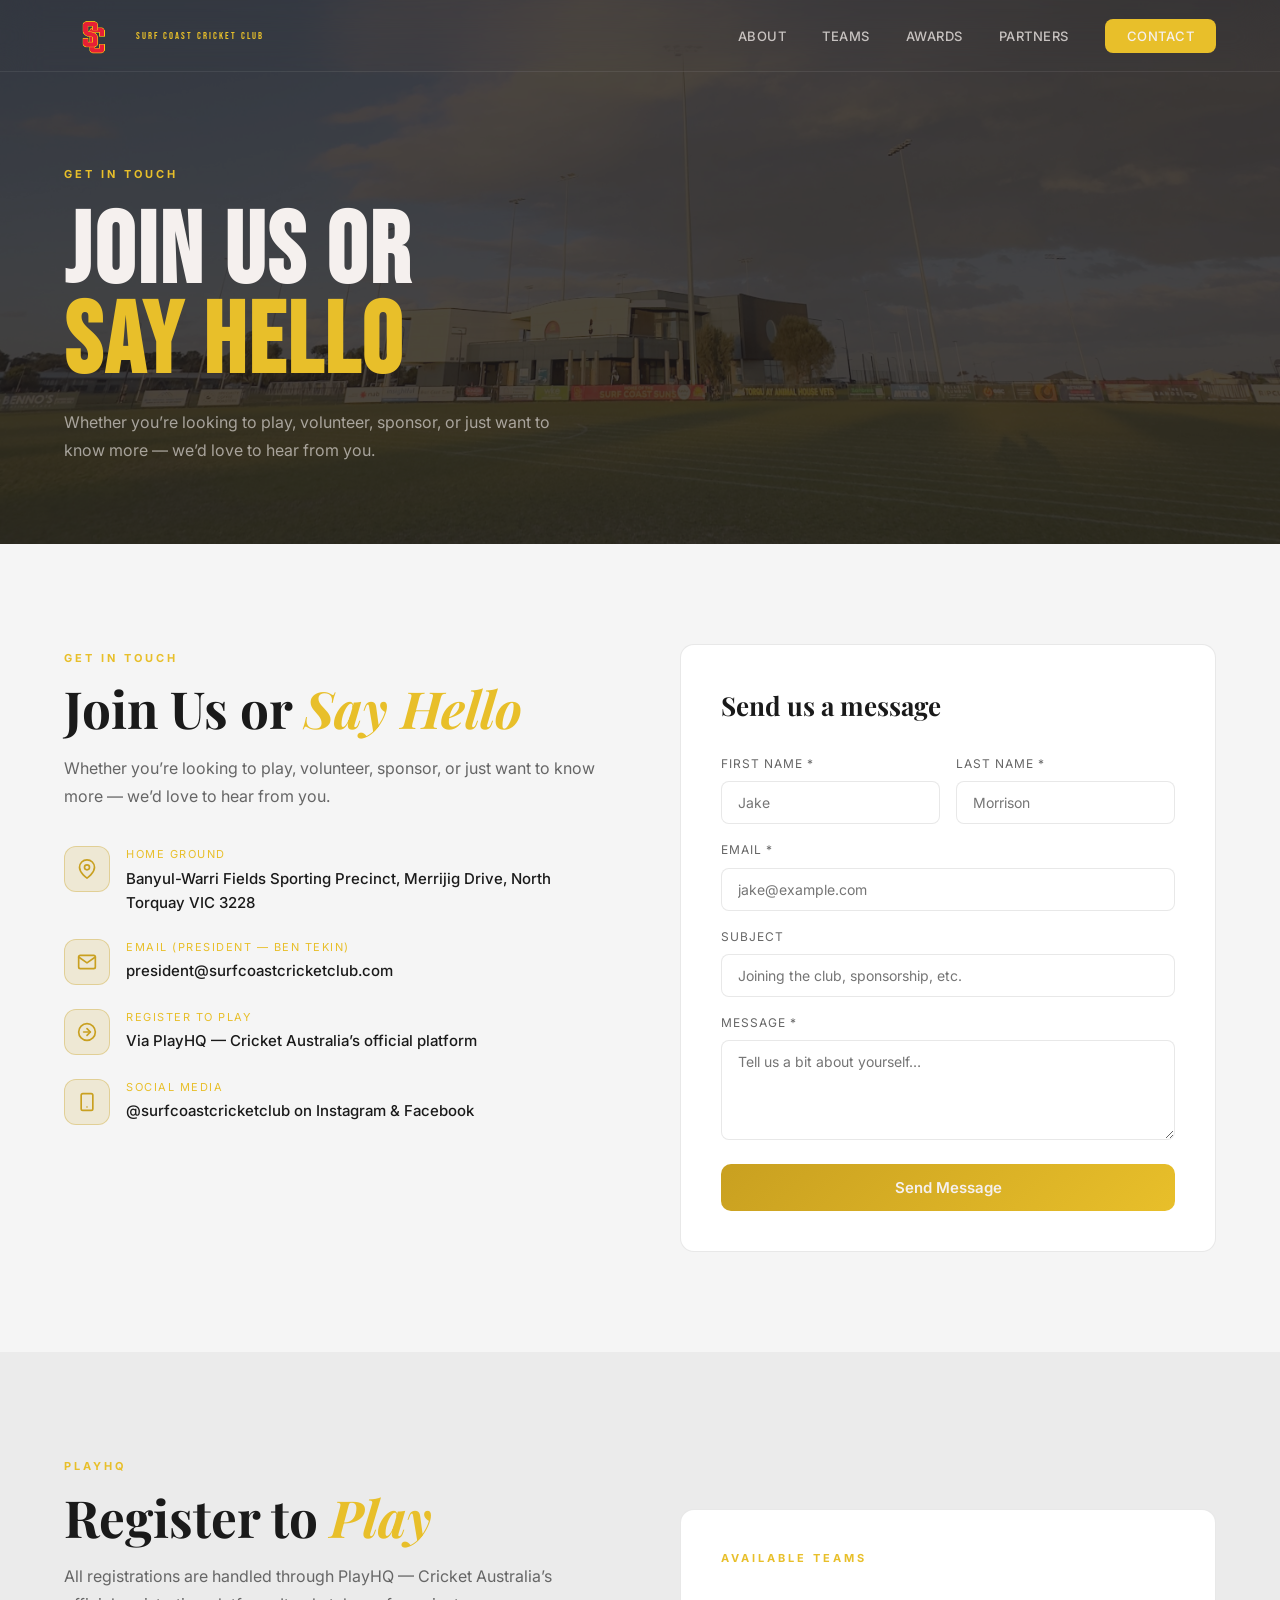
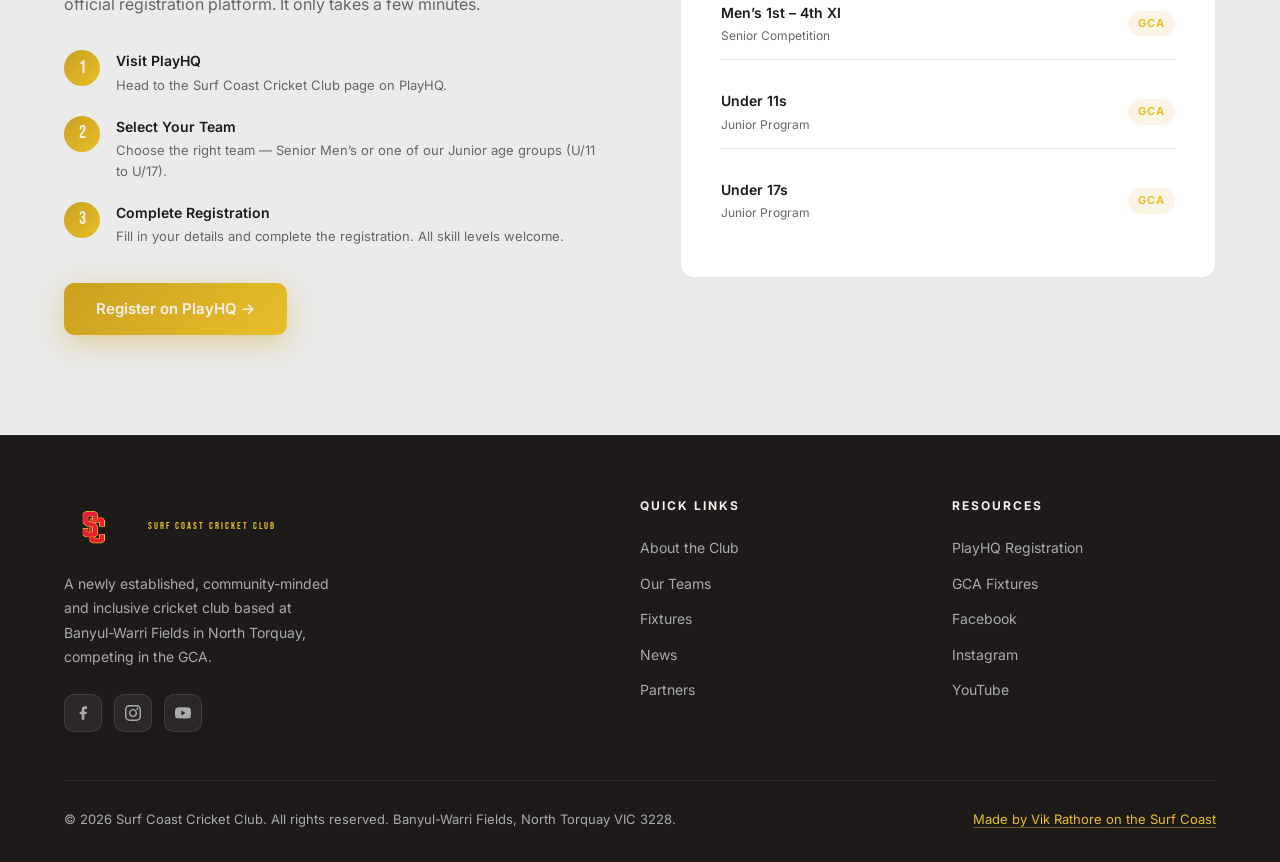
<file: contact/index.html>
<!DOCTYPE html>
<html lang="en">
<head>
  <meta charset="UTF-8" />
  <meta name="viewport" content="width=device-width, initial-scale=1.0, viewport-fit=cover" />
  <link rel="icon" type="image/png" href="/assets/images/favicon.png" />
  <title>Contact | Surf Coast Cricket Club</title>
  <link rel="preconnect" href="https://fonts.googleapis.com" />
  <link rel="preconnect" href="https://fonts.gstatic.com" crossorigin />
  <link href="https://fonts.googleapis.com/css2?family=Bebas+Neue&family=Inter:wght@300;400;500;600;700&family=Playfair+Display:ital,wght@0,700;1,500&display=swap" rel="stylesheet" />
  <style>
    *, *::before, *::after { box-sizing: border-box; margin: 0; padding: 0; }
    :root {
      --navy:    #F5F5F5;
      --navy-mid:#EBEBEB;
      --teal:    #C9A020;
      --teal-lt: #E8BF2A;
      --green:   #E8001C;
      --gold:    #FF2233;
      --white:   #F5F0EE;
      --muted:   #666666;
      --card-bg: #FFFFFF;
      --border:  rgba(0,0,0,0.09);
      --radius:  14px;
      --shadow:  0 12px 40px rgba(0,0,0,0.10);
    }
    html { scroll-behavior: smooth; }
    body { font-family: 'Inter', sans-serif; background: var(--navy); color: #1A1A1A; overflow-x: hidden; line-height: 1.6; }
    ::-webkit-scrollbar { width: 6px; }
    ::-webkit-scrollbar-track { background: var(--navy); }
    ::-webkit-scrollbar-thumb { background: var(--teal); border-radius: 3px; }

    /* PAGE SPLASH */
    #page-splash { position: fixed; inset: 0; z-index: 9999; background: #232323; display: flex; align-items: center; justify-content: center; transition: opacity 0.5s ease, visibility 0.5s ease; }
    #page-splash.hidden { opacity: 0; visibility: hidden; pointer-events: none; }
    #page-splash img { width: min(220px, 55vw); animation: pageSplashIn 0.4s ease forwards; }
    @keyframes pageSplashIn { from { opacity: 0; transform: scale(0.92); } to { opacity: 1; transform: scale(1); } }

    /* NAV */
    nav { position: fixed; top: 0; left: 0; right: 0; z-index: 1000; display: flex; align-items: center; justify-content: space-between; padding: env(safe-area-inset-top) 5% 0; height: calc(72px + env(safe-area-inset-top)); background: transparent; backdrop-filter: blur(20px); border-bottom: 1px solid rgba(255,255,255,0.08); transition: background 1s ease; }
    .nav-logo { display: flex; align-items: center; gap: 12px; text-decoration: none; }
    .nav-logo-badge { width: 60px; height: 60px; object-fit: contain; flex-shrink: 0; }
    .nav-logo-text { line-height: 1.2; }
    .nav-logo-text span:first-child { display: block; font-family: 'Bebas Neue', sans-serif; font-size: 30px; letter-spacing: 1px; color: var(--white); }
    .nav-logo-text span:last-child { display: block; font-size: 10px; letter-spacing: 2px; text-transform: uppercase; color: var(--teal-lt); }
    .nav-links { display: flex; align-items: center; gap: 36px; list-style: none; }
    .nav-links a { text-decoration: none; color: rgba(245,240,238,0.75); font-size: 13px; font-weight: 500; letter-spacing: 0.5px; text-transform: uppercase; transition: color 0.2s; position: relative; }
    .nav-links a::after { content: ''; position: absolute; left: 0; bottom: -4px; width: 0; height: 2px; background: var(--teal-lt); transition: width 0.25s; }
    .nav-links a:hover { color: #FFFFFF; }
    .nav-links a:hover::after { width: 100%; }
    .nav-cta { padding: 9px 22px; background: var(--teal); color: var(--white) !important; border-radius: 8px; transition: background 0.2s, transform 0.15s !important; }
    .nav-cta::after { display: none !important; }
    .nav-cta:hover { background: var(--teal-lt) !important; transform: translateY(-1px); }
    .nav-cta.nav-active-cta { background: var(--teal-lt) !important; }
    .nav-hamburger { display: none; flex-direction: column; gap: 5px; cursor: pointer; padding: 4px; border: none; background: none; }
    .nav-hamburger span { display: block; width: 24px; height: 2px; background: var(--white); border-radius: 2px; transition: transform 0.3s, opacity 0.3s; }
    .nav-mobile { display: none; flex-direction: column; position: fixed; top: calc(72px + env(safe-area-inset-top)); left: 0; right: 0; background: #2D2D2D; border-bottom: 1px solid rgba(255,255,255,0.08); padding: 24px 5%; gap: 20px; z-index: 999; }
    .nav-mobile.open { display: flex; }
    .nav-mobile a { text-decoration: none; color: var(--muted); font-size: 15px; font-weight: 500; letter-spacing: 0.5px; text-transform: uppercase; transition: color 0.2s; }
    .nav-mobile a:hover { color: var(--white); }

    /* PAGE HEADER */
    .page-header { background: #1E1A1A; padding: 160px 5% 80px; position: relative; overflow: hidden; }
    .page-header-bg { position: absolute; inset: 0; background: url('/assets/images/hero-bg.jpg') center 60%/cover no-repeat; opacity: 0.22; z-index: 0; }
    .page-header-content { position: relative; z-index: 1; max-width: 700px; }
    .page-header-label { display: inline-block; font-size: 11px; font-weight: 700; letter-spacing: 3px; text-transform: uppercase; color: var(--teal-lt); margin-bottom: 12px; }
    .page-header-title { font-family: 'Bebas Neue', sans-serif; font-size: clamp(56px, 8vw, 100px); line-height: 0.9; letter-spacing: 3px; color: #F5F0EE; margin-top: 12px; }
    .page-header-title .accent { color: var(--teal-lt); }
    .page-header-sub { font-size: 16px; color: rgba(245,240,238,0.6); margin-top: 20px; max-width: 520px; line-height: 1.75; }

    /* SECTIONS */
    section { padding: 100px 5%; }
    .section-label { display: inline-block; font-size: 11px; font-weight: 700; letter-spacing: 3px; text-transform: uppercase; color: var(--teal-lt); margin-bottom: 12px; }
    .section-title { font-family: 'Playfair Display', serif; font-size: clamp(30px, 4vw, 52px); line-height: 1.15; color: #1A1A1A; }
    .section-title em { font-style: italic; color: var(--teal-lt); }
    .section-desc { color: var(--muted); font-size: 16px; max-width: 560px; margin-top: 16px; line-height: 1.75; }
    .reveal { opacity: 0; transform: translateY(36px); transition: opacity 0.7s ease, transform 0.7s ease; }
    .reveal.visible { opacity: 1; transform: translateY(0); }

    /* CONTACT */
    #contact { display: grid; grid-template-columns: 1fr 1fr; gap: 80px; align-items: start; }
    .contact-items { margin-top: 36px; display: flex; flex-direction: column; gap: 24px; }
    .contact-item { display: flex; gap: 16px; }
    .contact-icon { width: 46px; height: 46px; border-radius: 12px; background: rgba(201,160,32,0.15); border: 1px solid rgba(201,160,32,0.35); display: flex; align-items: center; justify-content: center; font-size: 18px; flex-shrink: 0; }
    .contact-label { font-size: 11px; letter-spacing: 1.5px; text-transform: uppercase; color: var(--teal-lt); }
    .contact-val { font-size: 15px; font-weight: 500; margin-top: 3px; }
    .contact-form { background: var(--card-bg); border: 1px solid var(--border); border-radius: var(--radius); padding: 40px; }
    .form-title { font-family: 'Playfair Display', serif; font-size: 26px; margin-bottom: 28px; color: #1A1A1A; }
    .form-row { display: grid; grid-template-columns: 1fr 1fr; gap: 16px; }
    .form-group { display: flex; flex-direction: column; gap: 8px; margin-bottom: 16px; }
    .form-label { font-size: 12px; letter-spacing: 1px; text-transform: uppercase; color: var(--muted); }
    .form-input, .form-textarea { background: #FFFFFF; border: 1px solid var(--border); border-radius: 8px; padding: 12px 16px; color: #1A1A1A; font-family: 'Inter', sans-serif; font-size: 14px; outline: none; transition: border-color 0.2s; width: 100%; }
    .form-input:focus, .form-textarea:focus { border-color: var(--teal-lt); }
    .form-textarea { resize: vertical; min-height: 100px; }
    .form-submit { width: 100%; padding: 14px; background: linear-gradient(135deg, var(--teal), var(--teal-lt)); border: none; border-radius: 10px; color: var(--white); font-family: 'Inter', sans-serif; font-size: 15px; font-weight: 600; cursor: pointer; transition: opacity 0.2s, transform 0.2s; margin-top: 8px; }
    .form-submit:hover { opacity: 0.9; transform: translateY(-1px); }

    /* REGISTER CTA */
    #register { background: var(--navy-mid); }
    .register-inner { display: grid; grid-template-columns: 1fr 1fr; gap: 80px; align-items: center; }
    .register-steps { display: flex; flex-direction: column; gap: 20px; margin-top: 32px; }
    .register-step { display: flex; gap: 16px; align-items: flex-start; }
    .step-num { width: 36px; height: 36px; border-radius: 50%; background: linear-gradient(135deg, var(--teal), var(--teal-lt)); display: flex; align-items: center; justify-content: center; font-family: 'Bebas Neue', sans-serif; font-size: 18px; color: var(--white); flex-shrink: 0; }
    .step-title { font-size: 14px; font-weight: 600; color: #1A1A1A; }
    .step-desc { font-size: 13px; color: var(--muted); margin-top: 2px; line-height: 1.6; }
    .btn-primary { padding: 14px 32px; background: linear-gradient(135deg, var(--teal), var(--teal-lt)); color: var(--white); text-decoration: none; border-radius: 10px; font-weight: 600; font-size: 15px; box-shadow: 0 8px 32px rgba(201,160,32,0.4); transition: transform 0.2s, box-shadow 0.2s; display: inline-block; }
    .btn-primary:hover { transform: translateY(-2px); box-shadow: 0 14px 40px rgba(201,160,32,0.55); }

    /* FOOTER */
    footer { background: #1E1A1A; border-top: 1px solid rgba(255,255,255,0.08); padding: 60px 5% calc(32px + env(safe-area-inset-bottom)); }
    .footer-grid { display: grid; grid-template-columns: 2fr 1fr 1fr; gap: 48px; padding-bottom: 48px; border-bottom: 1px solid rgba(255,255,255,0.08); }
    .footer-brand-desc { color: #AAAAAA; font-size: 14px; line-height: 1.75; margin-top: 16px; max-width: 280px; }
    .footer-socials { display: flex; gap: 12px; margin-top: 24px; }
    .social-btn { width: 38px; height: 38px; border-radius: 10px; background: rgba(255,255,255,0.06); border: 1px solid rgba(255,255,255,0.1); display: flex; align-items: center; justify-content: center; text-decoration: none; color: #AAAAAA; transition: all 0.2s; }
    .social-btn:hover { background: var(--teal); color: var(--white); border-color: var(--teal); }
    .footer-col-title { font-size: 12px; font-weight: 700; letter-spacing: 2px; text-transform: uppercase; color: var(--white); margin-bottom: 20px; }
    .footer-links { list-style: none; display: flex; flex-direction: column; gap: 10px; }
    .footer-links a { text-decoration: none; color: #AAAAAA; font-size: 14px; transition: color 0.2s; }
    .footer-links a:hover { color: var(--teal-lt); }
    .footer-bottom { padding-top: 28px; display: flex; justify-content: space-between; align-items: center; gap: 16px; flex-wrap: wrap; }
    .footer-copy { font-size: 13px; color: #AAAAAA; }

    @media (max-width: 1024px) {
      #contact { grid-template-columns: 1fr; }
      .register-inner { grid-template-columns: 1fr; }
      .footer-grid { grid-template-columns: 1fr 1fr; }
    }
    @media (max-width: 768px) {
      section { padding: 72px 5%; }
      .page-header { padding: 120px 5% 60px; }
      .nav-links { display: none; }
      .nav-hamburger { display: flex; }
      .form-row { grid-template-columns: 1fr; }
      .footer-grid { grid-template-columns: 1fr; }
      .contact-form { padding: 28px 20px; }
      .form-title { font-size: 22px; margin-bottom: 20px; }
    }
    @media (max-width: 480px) {
      section { padding: 52px 5%; }
      .page-header { padding: 100px 5% 48px; }
      .contact-form { padding: 20px 16px; }
    }
  </style>
</head>
<body>

<div id="page-splash" aria-hidden="true">
  <img src="/assets/images/sccc-logo.png" alt="" />
</div>

<nav id="navbar">
  <a href="/" class="nav-logo" aria-label="Surf Coast Cricket Club Home">
    <img class="nav-logo-badge" src="/assets/images/sccc-logo.png" alt="Surf Coast Cricket Club logo" />
    <div class="nav-logo-text"><span>Surf Coast Cricket Club</span></div>
  </a>
  <ul class="nav-links" role="list">
    <li><a href="/about">About</a></li>
    <li><a href="/teams">Teams</a></li>
    <li><a href="/awards">Awards</a></li>
    <li><a href="/partners">Partners</a></li>
    <li><a href="/contact" class="nav-cta nav-active-cta">Contact</a></li>
  </ul>
  <button class="nav-hamburger" id="hamburger" aria-label="Toggle menu" aria-expanded="false">
    <span></span><span></span><span></span>
  </button>
</nav>

<div class="nav-mobile" id="mobileNav" role="navigation" aria-label="Mobile navigation">
  <a href="/about" onclick="closeMenu()">About</a>
  <a href="/teams" onclick="closeMenu()">Teams</a>
  <a href="/awards" onclick="closeMenu()">Awards</a>
  <a href="/partners" onclick="closeMenu()">Partners</a>
  <a href="/contact" onclick="closeMenu()" style="color:var(--teal-lt);font-weight:600;">Contact &rarr;</a>
</div>

<!-- PAGE HEADER -->
<div class="page-header">
  <div class="page-header-bg"></div>
  <div class="page-header-content">
    <span class="page-header-label">Get In Touch</span>
    <h1 class="page-header-title">Join Us or<br><span class="accent">Say Hello</span></h1>
    <p class="page-header-sub">Whether you&rsquo;re looking to play, volunteer, sponsor, or just want to know more &mdash; we&rsquo;d love to hear from you.</p>
  </div>
</div>

<!-- CONTACT FORM -->
<section id="contact" aria-labelledby="contact-title">
  <div class="contact-info reveal">
    <span class="section-label">Get In Touch</span>
    <h2 class="section-title" id="contact-title">Join Us or <em>Say Hello</em></h2>
    <p class="section-desc">Whether you&rsquo;re looking to play, volunteer, sponsor, or just want to know more &mdash; we&rsquo;d love to hear from you.</p>

    <div class="contact-items" role="list">
      <div class="contact-item" role="listitem">
        <div class="contact-icon" aria-hidden="true"><svg width="20" height="20" viewBox="0 0 24 24" fill="none" stroke="currentColor" stroke-width="2" stroke-linecap="round" stroke-linejoin="round" style="color:var(--teal)"><path d="M21 10c0 7-9 13-9 13s-9-6-9-13a9 9 0 0 1 18 0z"/><circle cx="12" cy="10" r="3"/></svg></div>
        <div>
          <div class="contact-label">Home Ground</div>
          <div class="contact-val">Banyul-Warri Fields Sporting Precinct, Merrijig Drive, North Torquay VIC 3228</div>
        </div>
      </div>
      <div class="contact-item" role="listitem">
        <div class="contact-icon" aria-hidden="true"><svg width="20" height="20" viewBox="0 0 24 24" fill="none" stroke="currentColor" stroke-width="2" stroke-linecap="round" stroke-linejoin="round" style="color:var(--teal)"><path d="M4 4h16c1.1 0 2 .9 2 2v12c0 1.1-.9 2-2 2H4c-1.1 0-2-.9-2-2V6c0-1.1.9-2 2-2z"/><polyline points="22,6 12,13 2,6"/></svg></div>
        <div>
          <div class="contact-label">Email (President &mdash; Ben Tekin)</div>
          <div class="contact-val"><a href="mailto:president@surfcoastcricketclub.com" style="color:inherit;text-decoration:none;">president@surfcoastcricketclub.com</a></div>
        </div>
      </div>
      <div class="contact-item" role="listitem">
        <div class="contact-icon" aria-hidden="true"><svg width="20" height="20" viewBox="0 0 24 24" fill="none" stroke="currentColor" stroke-width="2" stroke-linecap="round" stroke-linejoin="round" style="color:var(--teal)"><circle cx="12" cy="12" r="10"/><polyline points="12 8 16 12 12 16"/><line x1="8" y1="12" x2="16" y2="12"/></svg></div>
        <div>
          <div class="contact-label">Register to Play</div>
          <div class="contact-val">Via PlayHQ &mdash; Cricket Australia&rsquo;s official platform</div>
        </div>
      </div>
      <div class="contact-item" role="listitem">
        <div class="contact-icon" aria-hidden="true"><svg width="20" height="20" viewBox="0 0 24 24" fill="none" stroke="currentColor" stroke-width="2" stroke-linecap="round" stroke-linejoin="round" style="color:var(--teal)"><rect x="5" y="2" width="14" height="20" rx="2" ry="2"/><line x1="12" y1="18" x2="12.01" y2="18"/></svg></div>
        <div>
          <div class="contact-label">Social Media</div>
          <div class="contact-val">@surfcoastcricketclub on Instagram &amp; Facebook</div>
        </div>
      </div>
    </div>
  </div>

  <div class="contact-form reveal" style="transition-delay:0.15s">
    <h3 class="form-title">Send us a message</h3>
    <form onsubmit="handleSubmit(event)" novalidate>
      <div class="form-row">
        <div class="form-group">
          <label class="form-label" for="fname">First Name <span aria-hidden="true">*</span></label>
          <input class="form-input" type="text" id="fname" name="fname" required autocomplete="given-name" placeholder="Jake" />
        </div>
        <div class="form-group">
          <label class="form-label" for="lname">Last Name <span aria-hidden="true">*</span></label>
          <input class="form-input" type="text" id="lname" name="lname" required autocomplete="family-name" placeholder="Morrison" />
        </div>
      </div>
      <div class="form-group">
        <label class="form-label" for="email">Email <span aria-hidden="true">*</span></label>
        <input class="form-input" type="email" id="email" name="email" required autocomplete="email" placeholder="jake@example.com" />
      </div>
      <div class="form-group">
        <label class="form-label" for="subject">Subject</label>
        <input class="form-input" type="text" id="subject" name="subject" placeholder="Joining the club, sponsorship, etc." />
      </div>
      <div class="form-group">
        <label class="form-label" for="message">Message <span aria-hidden="true">*</span></label>
        <textarea class="form-textarea" id="message" name="message" required placeholder="Tell us a bit about yourself&hellip;"></textarea>
      </div>
      <button class="form-submit" type="submit">Send Message</button>
    </form>
  </div>
</section>

<!-- REGISTER SECTION -->
<section id="register" aria-labelledby="register-title">
  <div class="register-inner">
    <div class="reveal">
      <span class="section-label">PlayHQ</span>
      <h2 class="section-title" id="register-title">Register to <em>Play</em></h2>
      <p class="section-desc">All registrations are handled through PlayHQ &mdash; Cricket Australia&rsquo;s official registration platform. It only takes a few minutes.</p>
      <div class="register-steps">
        <div class="register-step">
          <div class="step-num">1</div>
          <div><div class="step-title">Visit PlayHQ</div><div class="step-desc">Head to the Surf Coast Cricket Club page on PlayHQ.</div></div>
        </div>
        <div class="register-step">
          <div class="step-num">2</div>
          <div><div class="step-title">Select Your Team</div><div class="step-desc">Choose the right team — Senior Men&rsquo;s or one of our Junior age groups (U/11 to U/17).</div></div>
        </div>
        <div class="register-step">
          <div class="step-num">3</div>
          <div><div class="step-title">Complete Registration</div><div class="step-desc">Fill in your details and complete the registration. All skill levels welcome.</div></div>
        </div>
      </div>
      <div style="margin-top:36px;">
        <a href="https://www.playhq.com/cricket-australia/org/surf-coast-cricket-club/e23be353" target="_blank" rel="noopener" class="btn-primary">Register on PlayHQ &rarr;</a>
      </div>
    </div>
    <div class="reveal" style="transition-delay:0.15s">
      <div style="background:var(--card-bg);border:1px solid var(--border);border-radius:var(--radius);padding:40px;">
        <div style="font-size:11px;font-weight:700;letter-spacing:3px;text-transform:uppercase;color:var(--teal-lt);margin-bottom:20px;">Available Teams</div>
        <div style="display:flex;flex-direction:column;gap:16px;">
          <div style="display:flex;justify-content:space-between;align-items:center;padding:14px 0;border-bottom:1px solid var(--border);">
            <div><div style="font-weight:600;font-size:14px;">Men&rsquo;s 1st &ndash; 4th XI</div><div style="font-size:12px;color:var(--muted);margin-top:2px;">Senior Competition</div></div>
            <span style="font-size:11px;font-weight:700;letter-spacing:1px;text-transform:uppercase;color:var(--teal-lt);background:rgba(201,160,32,0.12);padding:4px 10px;border-radius:20px;">GCA</span>
          </div>
          <div style="display:flex;justify-content:space-between;align-items:center;padding:14px 0;border-bottom:1px solid var(--border);">
            <div><div style="font-weight:600;font-size:14px;">Under 11s</div><div style="font-size:12px;color:var(--muted);margin-top:2px;">Junior Program</div></div>
            <span style="font-size:11px;font-weight:700;letter-spacing:1px;text-transform:uppercase;color:var(--teal-lt);background:rgba(201,160,32,0.12);padding:4px 10px;border-radius:20px;">GCA</span>
          </div>
          <div style="display:flex;justify-content:space-between;align-items:center;padding:14px 0;">
            <div><div style="font-weight:600;font-size:14px;">Under 17s</div><div style="font-size:12px;color:var(--muted);margin-top:2px;">Junior Program</div></div>
            <span style="font-size:11px;font-weight:700;letter-spacing:1px;text-transform:uppercase;color:var(--teal-lt);background:rgba(201,160,32,0.12);padding:4px 10px;border-radius:20px;">GCA</span>
          </div>
        </div>
      </div>
    </div>
  </div>
</section>

<!-- FOOTER -->
<footer>
  <div class="footer-grid">
    <div>
      <a href="/" class="nav-logo" aria-label="Surf Coast Cricket Club Home">
        <img class="nav-logo-badge" src="/assets/images/sccc-logo.png" alt="Surf Coast Cricket Club logo" />
        <div class="nav-logo-text" style="margin-left:12px;"><span>Surf Coast Cricket Club</span></div>
      </a>
      <p class="footer-brand-desc">A newly established, community-minded and inclusive cricket club based at Banyul-Warri Fields in North Torquay, competing in the GCA.</p>
      <div class="footer-socials">
        <a class="social-btn" href="https://www.facebook.com/surfcoastcricketclub/" target="_blank" rel="noopener" aria-label="Facebook"><svg width="16" height="16" viewBox="0 0 24 24" fill="currentColor"><path d="M18 2h-3a5 5 0 00-5 5v3H7v4h3v8h4v-8h3l1-4h-4V7a1 1 0 011-1h3z"/></svg></a>
        <a class="social-btn" href="https://www.instagram.com/surfcoastcricketclub/" target="_blank" rel="noopener" aria-label="Instagram"><svg width="16" height="16" viewBox="0 0 24 24" fill="currentColor"><path d="M12 2.163c3.204 0 3.584.012 4.85.07 3.252.148 4.771 1.691 4.919 4.919.058 1.265.069 1.645.069 4.849 0 3.205-.012 3.584-.069 4.849-.149 3.225-1.664 4.771-4.919 4.919-1.266.058-1.644.07-4.85.07-3.204 0-3.584-.012-4.849-.07-3.26-.149-4.771-1.699-4.919-4.92-.058-1.265-.07-1.644-.07-4.849 0-3.204.013-3.583.07-4.849.149-3.227 1.664-4.771 4.919-4.919 1.266-.057 1.645-.069 4.849-.069zm0-2.163c-3.259 0-3.667.014-4.947.072-4.358.2-6.78 2.618-6.98 6.98-.059 1.281-.073 1.689-.073 4.948 0 3.259.014 3.668.072 4.948.2 4.358 2.618 6.78 6.98 6.98 1.281.058 1.689.072 4.948.072 3.259 0 3.668-.014 4.948-.072 4.354-.2 6.782-2.618 6.979-6.98.059-1.28.073-1.689.073-4.948 0-3.259-.014-3.667-.072-4.947-.196-4.354-2.617-6.78-6.979-6.98-1.281-.059-1.69-.073-4.949-.073zm0 5.838c-3.403 0-6.162 2.759-6.162 6.162s2.759 6.163 6.162 6.163 6.162-2.759 6.162-6.163c0-3.403-2.759-6.162-6.162-6.162zm0 10.162c-2.209 0-4-1.79-4-4 0-2.209 1.791-4 4-4s4 1.791 4 4c0 2.21-1.791 4-4 4zm6.406-11.845c-.796 0-1.441.645-1.441 1.44s.645 1.44 1.441 1.44c.795 0 1.439-.645 1.439-1.44s-.644-1.44-1.439-1.44z"/></svg></a>
        <a class="social-btn" href="https://www.youtube.com/@surfcoastcricketclub" target="_blank" rel="noopener" aria-label="YouTube"><svg width="16" height="16" viewBox="0 0 24 24" fill="currentColor"><path d="M23.498 6.186a3.016 3.016 0 0 0-2.122-2.136C19.505 3.545 12 3.545 12 3.545s-7.505 0-9.377.505A3.017 3.017 0 0 0 .502 6.186C0 8.07 0 12 0 12s0 3.93.502 5.814a3.016 3.016 0 0 0 2.122 2.136c1.871.505 9.376.505 9.376.505s7.505 0 9.377-.505a3.015 3.015 0 0 0 2.122-2.136C24 15.93 24 12 24 12s0-3.93-.502-5.814zM9.545 15.568V8.432L15.818 12l-6.273 3.568z"/></svg></a>
      </div>
    </div>
    <div>
      <h4 class="footer-col-title">Quick Links</h4>
      <ul class="footer-links">
        <li><a href="/about">About the Club</a></li>
        <li><a href="/teams">Our Teams</a></li>
        <li><a href="/teams#fixtures">Fixtures</a></li>
        <li><a href="/#news">News</a></li>
        <li><a href="/partners">Partners</a></li>
      </ul>
    </div>
    <div>
      <h4 class="footer-col-title">Resources</h4>
      <ul class="footer-links">
        <li><a href="https://www.playhq.com/cricket-australia/org/surf-coast-cricket-club/e23be353" target="_blank" rel="noopener">PlayHQ Registration</a></li>
        <li><a href="https://www.playhq.com/cricket-australia/org/surf-coast-cricket-club/e23be353" target="_blank" rel="noopener">GCA Fixtures</a></li>
        <li><a href="https://www.facebook.com/surfcoastcricketclub/" target="_blank" rel="noopener">Facebook</a></li>
        <li><a href="https://www.instagram.com/surfcoastcricketclub/" target="_blank" rel="noopener">Instagram</a></li>
        <li><a href="https://www.youtube.com/@surfcoastcricketclub" target="_blank" rel="noopener">YouTube</a></li>
      </ul>
    </div>
  </div>
  <div class="footer-bottom">
    <p class="footer-copy">&copy; 2026 Surf Coast Cricket Club. All rights reserved. Banyul-Warri Fields, North Torquay VIC 3228.</p>
    <p class="footer-copy" style="color:var(--teal-lt);"><a href="https://stxacy.github.io" target="_blank" rel="noopener" style="color:inherit;text-decoration:none;border-bottom:1px solid rgba(232,191,42,0.4);transition:border-color 0.2s;" onmouseover="this.style.borderColor='var(--teal-lt)'" onmouseout="this.style.borderColor='rgba(232,191,42,0.4)'">Made by Vik Rathore on the Surf Coast</a></p>
  </div>
</footer>

<script>
  /* PAGE SPLASH */
  (function() {
    const ps = document.getElementById('page-splash');
    setTimeout(() => ps.classList.add('hidden'), 550);
  })();

  const navbar = document.getElementById('navbar');
  window.addEventListener('scroll', () => { navbar.style.background = window.scrollY > 60 ? 'rgba(30,26,26,0.97)' : 'transparent'; }, { passive: true });

  const hamburger = document.getElementById('hamburger');
  const mobileNav = document.getElementById('mobileNav');
  let menuOpen = false;
  hamburger.addEventListener('click', () => {
    menuOpen = !menuOpen;
    mobileNav.classList.toggle('open', menuOpen);
    hamburger.setAttribute('aria-expanded', String(menuOpen));
    const spans = hamburger.querySelectorAll('span');
    if (menuOpen) { spans[0].style.transform='rotate(45deg) translate(5px,5px)'; spans[1].style.opacity='0'; spans[2].style.transform='rotate(-45deg) translate(5px,-5px)'; }
    else { spans.forEach(s => { s.style.transform=''; s.style.opacity=''; }); }
  });
  function closeMenu() { menuOpen=false; mobileNav.classList.remove('open'); hamburger.setAttribute('aria-expanded','false'); hamburger.querySelectorAll('span').forEach(s=>{s.style.transform='';s.style.opacity='';}); }

  const revealObs = new IntersectionObserver(entries => { entries.forEach(e => { if(e.isIntersecting){e.target.classList.add('visible');revealObs.unobserve(e.target);} }); }, { threshold: 0.12, rootMargin: '0px 0px -40px 0px' });
  document.querySelectorAll('.reveal').forEach(el => revealObs.observe(el));

  function handleSubmit(e) {
    e.preventDefault();
    const form = e.target;
    const btn = form.querySelector('.form-submit');
    btn.textContent = 'Sending\u2026';
    btn.disabled = true;
    const data = new FormData(form);
    fetch('https://formsubmit.co/ajax/info@surfcoastcricketclub.com', {
      method: 'POST', headers: { 'Accept': 'application/json' }, body: data
    })
    .then(r => r.json())
    .then(res => {
      if (res.success === 'true' || res.success === true) {
        btn.textContent = '\u2713 Message Sent!';
        btn.style.background = 'linear-gradient(135deg,#1a9e5f,#3ddc84)';
        form.reset();
      } else { throw new Error('failed'); }
    })
    .catch(() => {
      btn.textContent = 'Error — try again';
      btn.style.background = 'linear-gradient(135deg,#c0001a,#e8001c)';
    })
    .finally(() => {
      setTimeout(() => { btn.textContent = 'Send Message'; btn.style.background = ''; btn.disabled = false; }, 3500);
    });
  }
</script>
</body>
</html>
</file>
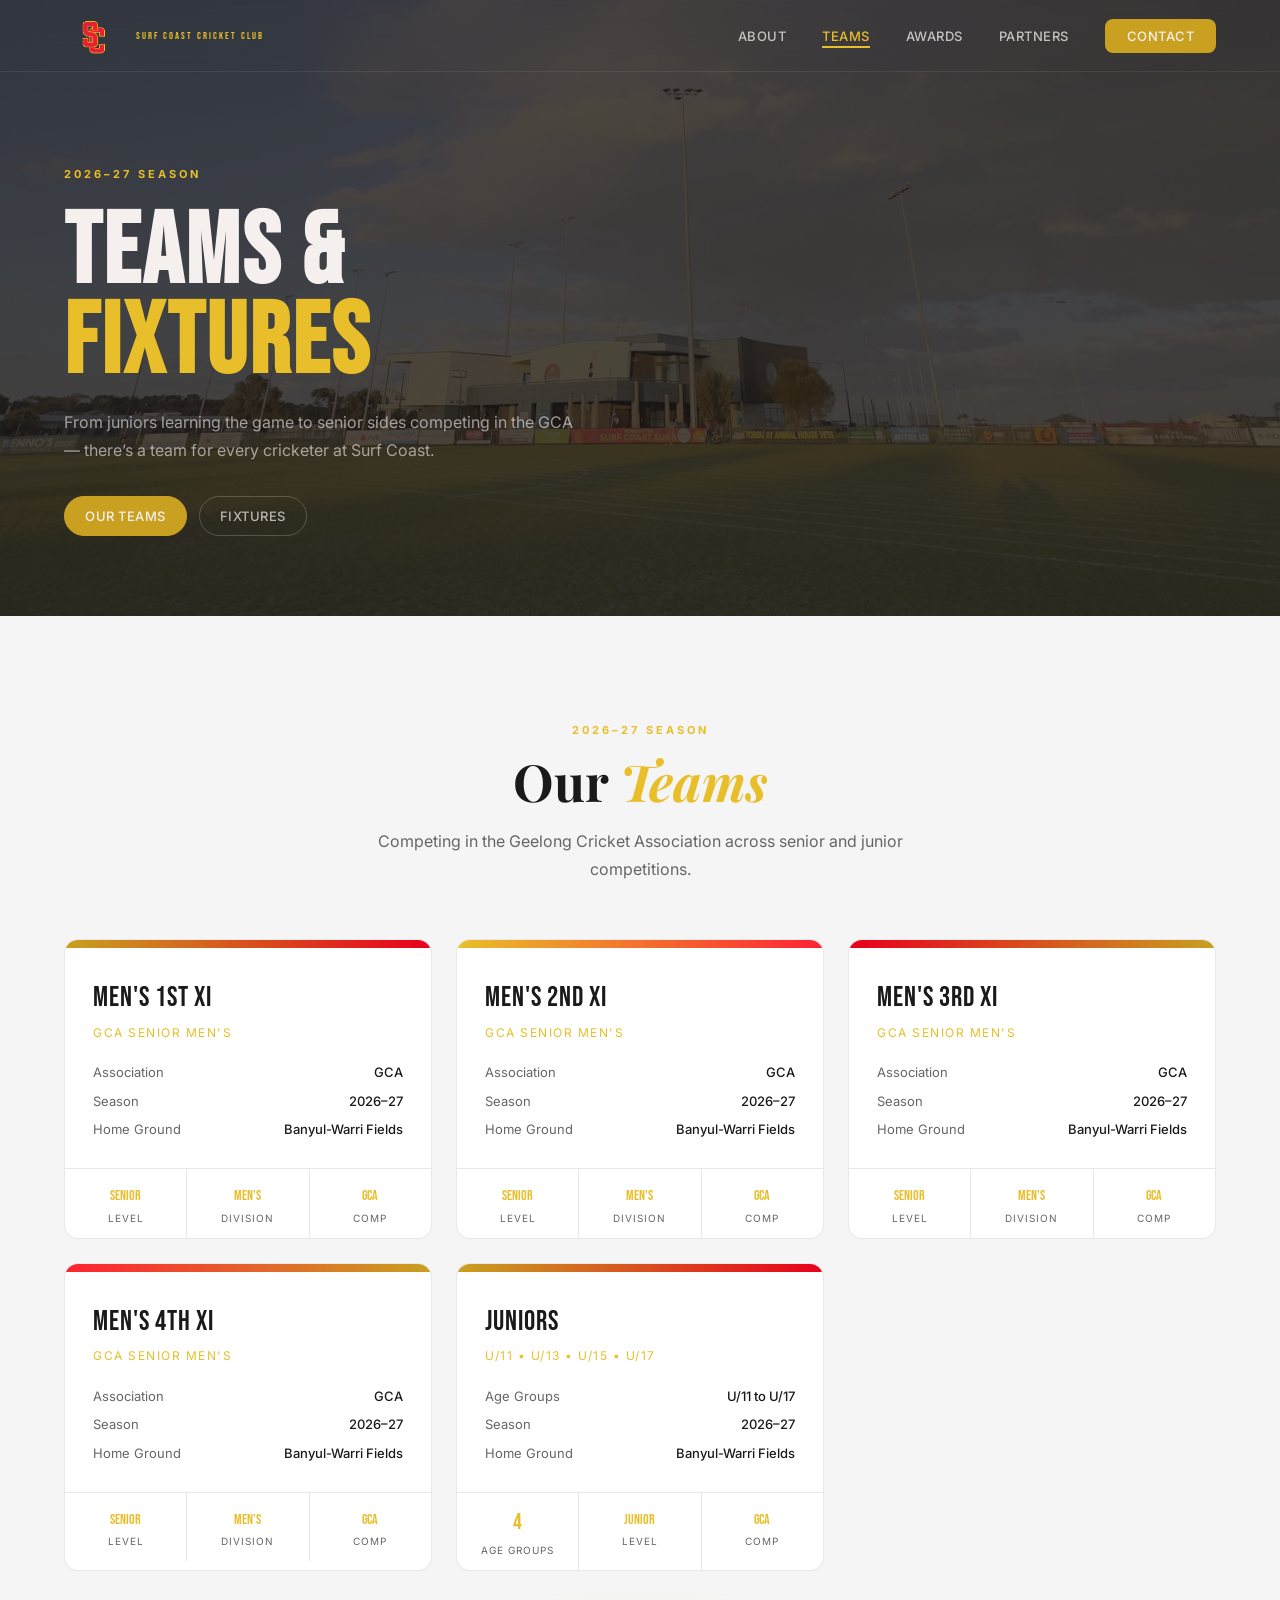
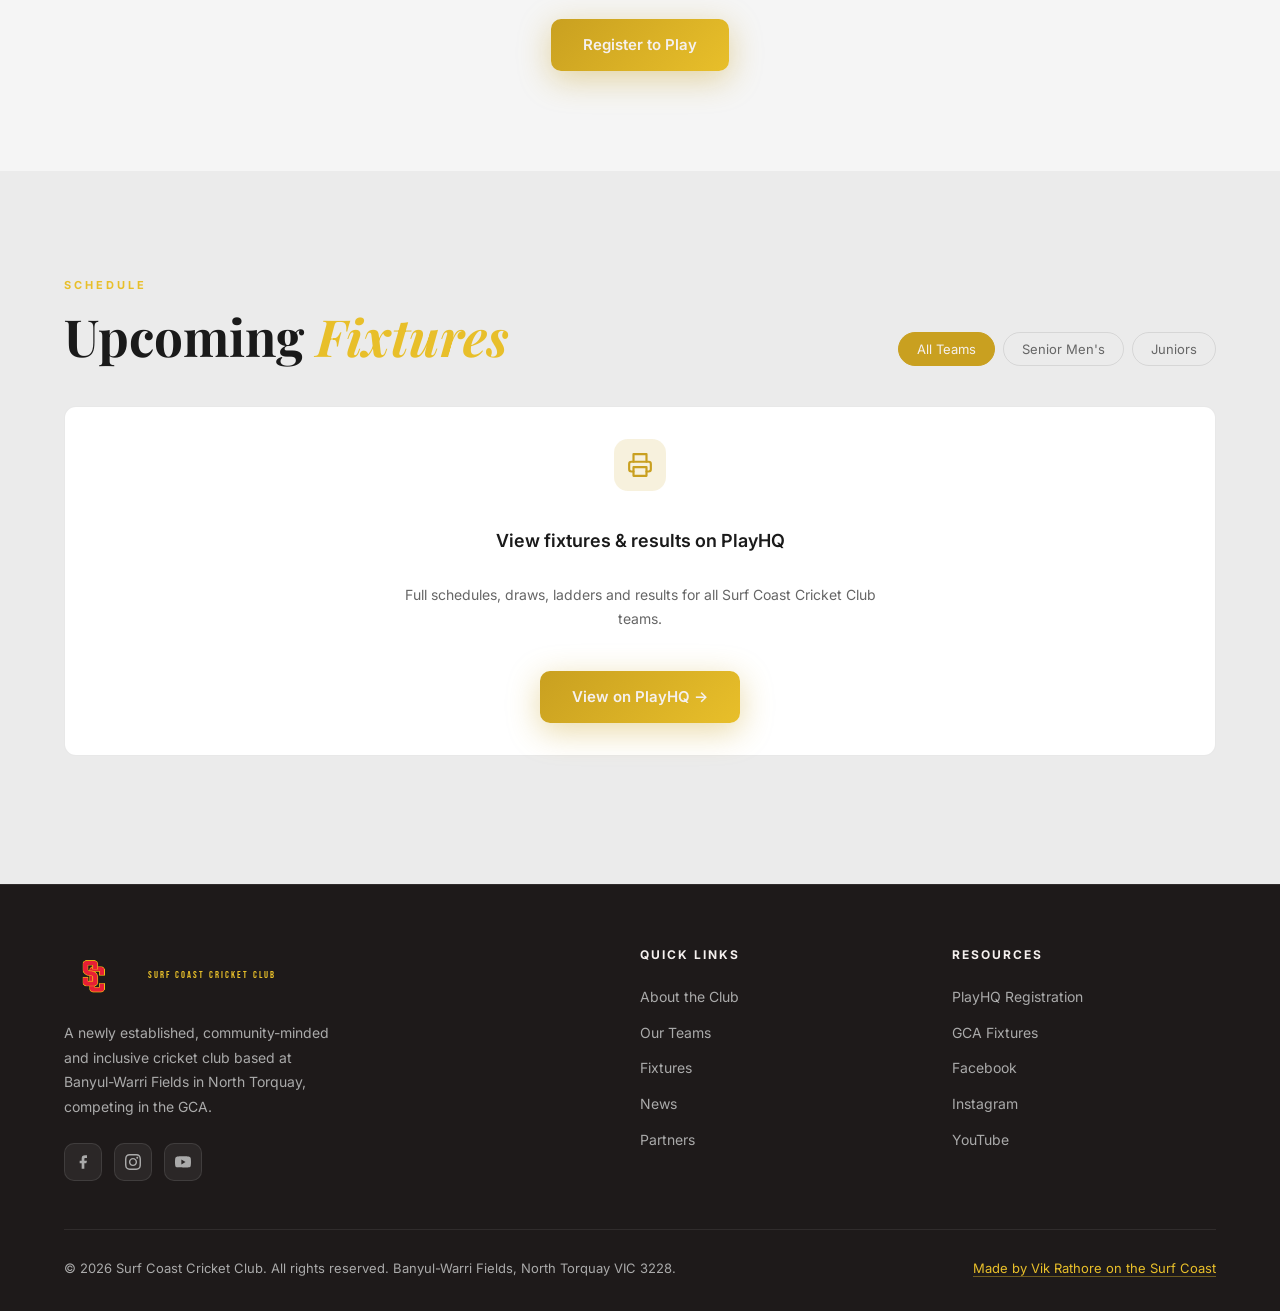
<file: teams/index.html>
<!DOCTYPE html>
<html lang="en">
<head>
  <meta charset="UTF-8" />
  <meta name="viewport" content="width=device-width, initial-scale=1.0, viewport-fit=cover" />
  <link rel="icon" type="image/png" href="/assets/images/favicon.png" />
  <title>Teams &amp; Fixtures | Surf Coast Cricket Club</title>
  <link rel="preconnect" href="https://fonts.googleapis.com" />
  <link rel="preconnect" href="https://fonts.gstatic.com" crossorigin />
  <link href="https://fonts.googleapis.com/css2?family=Bebas+Neue&family=Inter:wght@300;400;500;600;700&family=Playfair+Display:ital,wght@0,700;1,500&display=swap" rel="stylesheet" />
  <style>
    *, *::before, *::after { box-sizing: border-box; margin: 0; padding: 0; }
    :root {
      --navy:    #F5F5F5;
      --navy-mid:#EBEBEB;
      --teal:    #C9A020;
      --teal-lt: #E8BF2A;
      --green:   #E8001C;
      --gold:    #FF2233;
      --white:   #F5F0EE;
      --muted:   #666666;
      --card-bg: #FFFFFF;
      --border:  rgba(0,0,0,0.09);
      --radius:  14px;
      --shadow:  0 12px 40px rgba(0,0,0,0.10);
    }
    html { scroll-behavior: smooth; }
    body { font-family: 'Inter', sans-serif; background: var(--navy); color: #1A1A1A; overflow-x: hidden; line-height: 1.6; }
    ::-webkit-scrollbar { width: 6px; }
    ::-webkit-scrollbar-track { background: var(--navy); }
    ::-webkit-scrollbar-thumb { background: var(--teal); border-radius: 3px; }

    /* PAGE SPLASH */
    #page-splash { position: fixed; inset: 0; z-index: 9999; background: #232323; display: flex; align-items: center; justify-content: center; transition: opacity 0.5s ease, visibility 0.5s ease; }
    #page-splash.hidden { opacity: 0; visibility: hidden; pointer-events: none; }
    #page-splash img { width: min(220px, 55vw); animation: pageSplashIn 0.4s ease forwards; }
    @keyframes pageSplashIn { from { opacity: 0; transform: scale(0.92); } to { opacity: 1; transform: scale(1); } }

    /* NAV */
    nav { position: fixed; top: 0; left: 0; right: 0; z-index: 1000; display: flex; align-items: center; justify-content: space-between; padding: env(safe-area-inset-top) 5% 0; height: calc(72px + env(safe-area-inset-top)); background: transparent; backdrop-filter: blur(20px); border-bottom: 1px solid rgba(255,255,255,0.08); transition: background 1s ease; }
    .nav-logo { display: flex; align-items: center; gap: 12px; text-decoration: none; }
    .nav-logo-badge { width: 60px; height: 60px; object-fit: contain; flex-shrink: 0; }
    .nav-logo-text { line-height: 1.2; }
    .nav-logo-text span:first-child { display: block; font-family: 'Bebas Neue', sans-serif; font-size: 30px; letter-spacing: 1px; color: var(--white); }
    .nav-logo-text span:last-child { display: block; font-size: 10px; letter-spacing: 2px; text-transform: uppercase; color: var(--teal-lt); }
    .nav-links { display: flex; align-items: center; gap: 36px; list-style: none; }
    .nav-links a { text-decoration: none; color: rgba(245,240,238,0.75); font-size: 13px; font-weight: 500; letter-spacing: 0.5px; text-transform: uppercase; transition: color 0.2s; position: relative; }
    .nav-links a::after { content: ''; position: absolute; left: 0; bottom: -4px; width: 0; height: 2px; background: var(--teal-lt); transition: width 0.25s; }
    .nav-links a:hover { color: #FFFFFF; }
    .nav-links a:hover::after { width: 100%; }
    .nav-links a.nav-active { color: var(--teal-lt); }
    .nav-links a.nav-active::after { width: 100%; }
    .nav-cta { padding: 9px 22px; background: var(--teal); color: var(--white) !important; border-radius: 8px; transition: background 0.2s, transform 0.15s !important; }
    .nav-cta::after { display: none !important; }
    .nav-cta:hover { background: var(--teal-lt) !important; transform: translateY(-1px); }
    .nav-hamburger { display: none; flex-direction: column; gap: 5px; cursor: pointer; padding: 4px; border: none; background: none; }
    .nav-hamburger span { display: block; width: 24px; height: 2px; background: var(--white); border-radius: 2px; transition: transform 0.3s, opacity 0.3s; }
    .nav-mobile { display: none; flex-direction: column; position: fixed; top: calc(72px + env(safe-area-inset-top)); left: 0; right: 0; background: #2D2D2D; border-bottom: 1px solid rgba(255,255,255,0.08); padding: 24px 5%; gap: 20px; z-index: 999; }
    .nav-mobile.open { display: flex; }
    .nav-mobile a { text-decoration: none; color: var(--muted); font-size: 15px; font-weight: 500; letter-spacing: 0.5px; text-transform: uppercase; transition: color 0.2s; }
    .nav-mobile a:hover { color: var(--white); }

    /* PAGE HEADER */
    .page-header { background: #1E1A1A; padding: 160px 5% 80px; position: relative; overflow: hidden; }
    .page-header-bg { position: absolute; inset: 0; background: url('/assets/images/hero-bg.jpg') center 60%/cover no-repeat; opacity: 0.22; z-index: 0; }
    .page-header-content { position: relative; z-index: 1; max-width: 700px; }
    .page-header-label { display: inline-block; font-size: 11px; font-weight: 700; letter-spacing: 3px; text-transform: uppercase; color: var(--teal-lt); margin-bottom: 12px; }
    .page-header-title { font-family: 'Bebas Neue', sans-serif; font-size: clamp(56px, 8vw, 100px); line-height: 0.9; letter-spacing: 3px; color: #F5F0EE; margin-top: 12px; }
    .page-header-title .accent { color: var(--teal-lt); }
    .page-header-sub { font-size: 16px; color: rgba(245,240,238,0.6); margin-top: 20px; max-width: 520px; line-height: 1.75; }
    .page-header-tabs { display: flex; gap: 12px; margin-top: 32px; flex-wrap: wrap; }
    .page-header-tabs a { padding: 9px 20px; border: 1px solid rgba(255,255,255,0.2); border-radius: 100px; font-size: 13px; font-weight: 500; color: rgba(245,240,238,0.7); text-decoration: none; transition: all 0.2s; text-transform: uppercase; letter-spacing: 0.5px; }
    .page-header-tabs a:hover, .page-header-tabs a.active { background: var(--teal); border-color: var(--teal); color: var(--white); }

    /* SECTIONS */
    section { padding: 100px 5%; }
    .section-label { display: inline-block; font-size: 11px; font-weight: 700; letter-spacing: 3px; text-transform: uppercase; color: var(--teal-lt); margin-bottom: 12px; }
    .section-title { font-family: 'Playfair Display', serif; font-size: clamp(30px, 4vw, 52px); line-height: 1.15; color: #1A1A1A; }
    .section-title em { font-style: italic; color: var(--teal-lt); }
    .section-desc { color: var(--muted); font-size: 16px; max-width: 560px; margin-top: 16px; line-height: 1.75; }
    .reveal { opacity: 0; transform: translateY(36px); transition: opacity 0.7s ease, transform 0.7s ease; }
    .reveal.visible { opacity: 1; transform: translateY(0); }

    /* BUTTONS */
    .btn-primary { padding: 14px 32px; background: linear-gradient(135deg, var(--teal), var(--teal-lt)); color: var(--white); text-decoration: none; border-radius: 10px; font-weight: 600; font-size: 15px; box-shadow: 0 8px 32px rgba(201,160,32,0.4); transition: transform 0.2s, box-shadow 0.2s; display: inline-block; }
    .btn-primary:hover { transform: translateY(-2px); box-shadow: 0 14px 40px rgba(201,160,32,0.55); }
    .btn-ghost { padding: 10px 22px; border: 1.5px solid rgba(0,0,0,0.15); color: #1A1A1A; text-decoration: none; border-radius: 10px; font-weight: 500; font-size: 14px; transition: border-color 0.2s, background 0.2s; display: inline-block; }
    .btn-ghost:hover { border-color: var(--teal); background: rgba(201,160,32,0.08); }

    /* TEAMS */
    #teams { background: var(--navy); }
    .teams-header { text-align: center; margin-bottom: 56px; }
    .teams-header .section-desc { margin: 16px auto 0; }
    .teams-grid { display: grid; grid-template-columns: repeat(auto-fill, minmax(280px, 1fr)); gap: 24px; }
    .team-card { background: var(--card-bg); border: 1px solid var(--border); border-radius: var(--radius); overflow: hidden; transition: transform 0.3s, border-color 0.3s, box-shadow 0.3s; }
    .team-card:hover { transform: translateY(-6px); border-color: var(--teal); box-shadow: 0 16px 48px rgba(201,160,32,0.25); }
    .team-card-top { height: 8px; background: linear-gradient(90deg, var(--teal), var(--green)); }
    .team-card-body { padding: 28px; }
    .team-grade { font-family: 'Bebas Neue', sans-serif; font-size: 28px; color: #1A1A1A; letter-spacing: 1px; }
    .team-div { font-size: 12px; letter-spacing: 1.5px; text-transform: uppercase; color: var(--teal-lt); margin-top: 2px; }
    .team-info { margin-top: 20px; display: flex; flex-direction: column; gap: 8px; }
    .team-row { display: flex; justify-content: space-between; font-size: 13px; }
    .team-row span:first-child { color: var(--muted); }
    .team-row span:last-child { color: #1A1A1A; font-weight: 500; }
    .team-card-bar { display: flex; border-top: 1px solid var(--border); }
    .team-bar-item { flex: 1; padding: 12px 8px; text-align: center; border-right: 1px solid var(--border); }
    .team-bar-item:last-child { border-right: none; }
    .team-bar-val { font-family: 'Bebas Neue', sans-serif; font-size: 22px; color: var(--teal-lt); }
    .team-bar-key { font-size: 10px; letter-spacing: 1px; text-transform: uppercase; color: var(--muted); margin-top: 2px; }

    /* FIXTURES */
    #fixtures { background: var(--navy-mid); }
    .fixtures-head { display: flex; align-items: flex-end; justify-content: space-between; margin-bottom: 40px; gap: 16px; flex-wrap: wrap; }
    .fixtures-tabs { display: flex; gap: 8px; flex-wrap: wrap; }
    .tab-btn { padding: 8px 18px; border: 1px solid var(--border); background: transparent; border-radius: 100px; color: var(--muted); font-size: 13px; font-family: 'Inter', sans-serif; cursor: pointer; transition: all 0.2s; }
    .tab-btn.active, .tab-btn:hover { background: var(--teal); border-color: var(--teal); color: var(--white); }
    .fixtures-list { display: flex; flex-direction: column; gap: 12px; }
    .fixture-row { display: grid; grid-template-columns: 90px 1fr auto 1fr 140px; align-items: center; gap: 20px; background: var(--card-bg); border: 1px solid var(--border); border-radius: 12px; padding: 20px 24px; transition: border-color 0.2s; }
    .fixture-row:hover { border-color: rgba(201,160,32,0.5); }

    /* FOOTER */
    footer { background: #1E1A1A; border-top: 1px solid rgba(255,255,255,0.08); padding: 60px 5% calc(32px + env(safe-area-inset-bottom)); }
    .footer-grid { display: grid; grid-template-columns: 2fr 1fr 1fr; gap: 48px; padding-bottom: 48px; border-bottom: 1px solid rgba(255,255,255,0.08); }
    .footer-brand-desc { color: #AAAAAA; font-size: 14px; line-height: 1.75; margin-top: 16px; max-width: 280px; }
    .footer-socials { display: flex; gap: 12px; margin-top: 24px; }
    .social-btn { width: 38px; height: 38px; border-radius: 10px; background: rgba(255,255,255,0.06); border: 1px solid rgba(255,255,255,0.1); display: flex; align-items: center; justify-content: center; text-decoration: none; color: #AAAAAA; transition: all 0.2s; }
    .social-btn:hover { background: var(--teal); color: var(--white); border-color: var(--teal); }
    .footer-col-title { font-size: 12px; font-weight: 700; letter-spacing: 2px; text-transform: uppercase; color: var(--white); margin-bottom: 20px; }
    .footer-links { list-style: none; display: flex; flex-direction: column; gap: 10px; }
    .footer-links a { text-decoration: none; color: #AAAAAA; font-size: 14px; transition: color 0.2s; }
    .footer-links a:hover { color: var(--teal-lt); }
    .footer-bottom { padding-top: 28px; display: flex; justify-content: space-between; align-items: center; gap: 16px; flex-wrap: wrap; }
    .footer-copy { font-size: 13px; color: #AAAAAA; }

    @media (max-width: 1024px) {
      .footer-grid { grid-template-columns: 1fr 1fr; }
      .fixture-row { grid-template-columns: 70px 1fr auto 1fr 110px; gap: 12px; }
    }
    @media (max-width: 768px) {
      section { padding: 72px 5%; }
      .page-header { padding: 120px 5% 60px; }
      .nav-links { display: none; }
      .nav-hamburger { display: flex; }
      .teams-grid { grid-template-columns: 1fr; }
      .fixture-row { grid-template-columns: 1fr; text-align: center; gap: 8px; padding: 16px; }
      .footer-grid { grid-template-columns: 1fr; }
    }
    @media (max-width: 480px) {
      section { padding: 52px 5%; }
      .page-header { padding: 100px 5% 48px; }
    }
  </style>
</head>
<body>

<div id="page-splash" aria-hidden="true">
  <img src="/assets/images/sccc-logo.png" alt="" />
</div>

<nav id="navbar">
  <a href="/" class="nav-logo" aria-label="Surf Coast Cricket Club Home">
    <img class="nav-logo-badge" src="/assets/images/sccc-logo.png" alt="Surf Coast Cricket Club logo" />
    <div class="nav-logo-text"><span>Surf Coast Cricket Club</span></div>
  </a>
  <ul class="nav-links" role="list">
    <li><a href="/about">About</a></li>
    <li><a href="/teams" class="nav-active">Teams</a></li>
    <li><a href="/awards">Awards</a></li>
    <li><a href="/partners">Partners</a></li>
    <li><a href="/contact" class="nav-cta">Contact</a></li>
  </ul>
  <button class="nav-hamburger" id="hamburger" aria-label="Toggle menu" aria-expanded="false">
    <span></span><span></span><span></span>
  </button>
</nav>

<div class="nav-mobile" id="mobileNav" role="navigation" aria-label="Mobile navigation">
  <a href="/about" onclick="closeMenu()">About</a>
  <a href="/teams" onclick="closeMenu()">Teams</a>
  <a href="/awards" onclick="closeMenu()">Awards</a>
  <a href="/partners" onclick="closeMenu()">Partners</a>
  <a href="/contact" onclick="closeMenu()" style="color:var(--teal-lt);font-weight:600;">Contact &rarr;</a>
</div>

<!-- PAGE HEADER -->
<div class="page-header">
  <div class="page-header-bg"></div>
  <div class="page-header-content">
    <span class="page-header-label">2026&ndash;27 Season</span>
    <h1 class="page-header-title">Teams &amp;<br><span class="accent">Fixtures</span></h1>
    <p class="page-header-sub">From juniors learning the game to senior sides competing in the GCA &mdash; there&rsquo;s a team for every cricketer at Surf Coast.</p>
    <div class="page-header-tabs">
      <a href="#teams" class="active">Our Teams</a>
      <a href="#fixtures">Fixtures</a>
    </div>
  </div>
</div>

<!-- TEAMS -->
<section id="teams" aria-labelledby="teams-title">
  <div class="teams-header reveal">
    <span class="section-label">2026&ndash;27 Season</span>
    <h2 class="section-title" id="teams-title">Our <em>Teams</em></h2>
    <p class="section-desc">Competing in the Geelong Cricket Association across senior and junior competitions.</p>
  </div>

  <div class="teams-grid" role="list">
    <article class="team-card reveal" role="listitem" style="transition-delay:0s">
      <div class="team-card-top"></div>
      <div class="team-card-body">
        <div class="team-grade">Men&apos;s 1st XI</div>
        <div class="team-div">GCA Senior Men&apos;s</div>
        <div class="team-info">
          <div class="team-row"><span>Association</span><span>GCA</span></div>
          <div class="team-row"><span>Season</span><span>2026&ndash;27</span></div>
          <div class="team-row"><span>Home Ground</span><span>Banyul-Warri Fields</span></div>
        </div>
      </div>
      <div class="team-card-bar">
        <div class="team-bar-item"><div class="team-bar-val" style="font-size:14px;padding-top:4px;">Senior</div><div class="team-bar-key">Level</div></div>
        <div class="team-bar-item"><div class="team-bar-val" style="font-size:14px;padding-top:4px;">Men&apos;s</div><div class="team-bar-key">Division</div></div>
        <div class="team-bar-item"><div class="team-bar-val" style="font-size:14px;padding-top:4px;">GCA</div><div class="team-bar-key">Comp</div></div>
      </div>
    </article>

    <article class="team-card reveal" role="listitem" style="transition-delay:0.08s">
      <div class="team-card-top" style="background:linear-gradient(90deg,var(--teal-lt),var(--gold))"></div>
      <div class="team-card-body">
        <div class="team-grade">Men&apos;s 2nd XI</div>
        <div class="team-div">GCA Senior Men&apos;s</div>
        <div class="team-info">
          <div class="team-row"><span>Association</span><span>GCA</span></div>
          <div class="team-row"><span>Season</span><span>2026&ndash;27</span></div>
          <div class="team-row"><span>Home Ground</span><span>Banyul-Warri Fields</span></div>
        </div>
      </div>
      <div class="team-card-bar">
        <div class="team-bar-item"><div class="team-bar-val" style="font-size:14px;padding-top:4px;">Senior</div><div class="team-bar-key">Level</div></div>
        <div class="team-bar-item"><div class="team-bar-val" style="font-size:14px;padding-top:4px;">Men&apos;s</div><div class="team-bar-key">Division</div></div>
        <div class="team-bar-item"><div class="team-bar-val" style="font-size:14px;padding-top:4px;">GCA</div><div class="team-bar-key">Comp</div></div>
      </div>
    </article>

    <article class="team-card reveal" role="listitem" style="transition-delay:0.16s">
      <div class="team-card-top" style="background:linear-gradient(90deg,var(--green),var(--teal))"></div>
      <div class="team-card-body">
        <div class="team-grade">Men&apos;s 3rd XI</div>
        <div class="team-div">GCA Senior Men&apos;s</div>
        <div class="team-info">
          <div class="team-row"><span>Association</span><span>GCA</span></div>
          <div class="team-row"><span>Season</span><span>2026&ndash;27</span></div>
          <div class="team-row"><span>Home Ground</span><span>Banyul-Warri Fields</span></div>
        </div>
      </div>
      <div class="team-card-bar">
        <div class="team-bar-item"><div class="team-bar-val" style="font-size:14px;padding-top:4px;">Senior</div><div class="team-bar-key">Level</div></div>
        <div class="team-bar-item"><div class="team-bar-val" style="font-size:14px;padding-top:4px;">Men&apos;s</div><div class="team-bar-key">Division</div></div>
        <div class="team-bar-item"><div class="team-bar-val" style="font-size:14px;padding-top:4px;">GCA</div><div class="team-bar-key">Comp</div></div>
      </div>
    </article>

    <article class="team-card reveal" role="listitem" style="transition-delay:0.24s">
      <div class="team-card-top" style="background:linear-gradient(90deg,var(--gold),var(--teal))"></div>
      <div class="team-card-body">
        <div class="team-grade">Men&apos;s 4th XI</div>
        <div class="team-div">GCA Senior Men&apos;s</div>
        <div class="team-info">
          <div class="team-row"><span>Association</span><span>GCA</span></div>
          <div class="team-row"><span>Season</span><span>2026&ndash;27</span></div>
          <div class="team-row"><span>Home Ground</span><span>Banyul-Warri Fields</span></div>
        </div>
      </div>
      <div class="team-card-bar">
        <div class="team-bar-item"><div class="team-bar-val" style="font-size:14px;padding-top:4px;">Senior</div><div class="team-bar-key">Level</div></div>
        <div class="team-bar-item"><div class="team-bar-val" style="font-size:14px;padding-top:4px;">Men&apos;s</div><div class="team-bar-key">Division</div></div>
        <div class="team-bar-item"><div class="team-bar-val" style="font-size:14px;padding-top:4px;">GCA</div><div class="team-bar-key">Comp</div></div>
      </div>
    </article>

    <article class="team-card reveal" role="listitem" style="transition-delay:0.32s">
      <div class="team-card-top" style="background:linear-gradient(90deg,var(--teal),var(--green))"></div>
      <div class="team-card-body">
        <div class="team-grade">Juniors</div>
        <div class="team-div">U/11 &bull; U/13 &bull; U/15 &bull; U/17</div>
        <div class="team-info">
          <div class="team-row"><span>Age Groups</span><span>U/11 to U/17</span></div>
          <div class="team-row"><span>Season</span><span>2026&ndash;27</span></div>
          <div class="team-row"><span>Home Ground</span><span>Banyul-Warri Fields</span></div>
        </div>
      </div>
      <div class="team-card-bar">
        <div class="team-bar-item"><div class="team-bar-val">4</div><div class="team-bar-key">Age Groups</div></div>
        <div class="team-bar-item"><div class="team-bar-val" style="font-size:14px;padding-top:4px;">Junior</div><div class="team-bar-key">Level</div></div>
        <div class="team-bar-item"><div class="team-bar-val" style="font-size:14px;padding-top:4px;">GCA</div><div class="team-bar-key">Comp</div></div>
      </div>
    </article>
  </div>

  <div style="text-align:center;margin-top:48px;" class="reveal">
    <a href="/contact" class="btn-primary">Register to Play</a>
  </div>
</section>

<!-- FIXTURES -->
<section id="fixtures" aria-labelledby="fixtures-title">
  <div class="fixtures-head">
    <div class="reveal">
      <span class="section-label">Schedule</span>
      <h2 class="section-title" id="fixtures-title">Upcoming <em>Fixtures</em></h2>
    </div>
    <div class="fixtures-tabs reveal" role="tablist" style="transition-delay:0.1s">
      <button class="tab-btn active" role="tab" aria-selected="true">All Teams</button>
      <button class="tab-btn" role="tab" aria-selected="false">Senior Men&apos;s</button>
      <button class="tab-btn" role="tab" aria-selected="false">Juniors</button>
    </div>
  </div>

  <div id="fixtures-loading" style="text-align:center;padding:40px;color:var(--muted);font-size:14px;letter-spacing:1px;">Loading fixtures&hellip;</div>
  <div class="fixtures-list reveal" id="fixtures-list" style="transition-delay:0.2s;display:none;" role="list"></div>
  <div id="fixtures-fallback" style="display:none;">
    <div class="fixture-row" style="grid-template-columns:1fr;justify-items:center;text-align:center;padding:32px 24px;">
      <div style="width:52px;height:52px;border-radius:14px;background:rgba(201,160,32,0.15);display:flex;align-items:center;justify-content:center;margin:0 auto 16px"><svg width="26" height="26" viewBox="0 0 24 24" fill="none" stroke="currentColor" stroke-width="2" stroke-linecap="round" stroke-linejoin="round" style="color:var(--teal)"><polyline points="6 9 6 2 18 2 18 9"/><path d="M6 18H4a2 2 0 0 1-2-2v-5a2 2 0 0 1 2-2h16a2 2 0 0 1 2 2v5a2 2 0 0 1-2 2h-2"/><rect x="6" y="14" width="12" height="8"/></svg></div>
      <div style="font-size:18px;font-weight:600;color:#1A1A1A;margin-bottom:8px;">View fixtures &amp; results on PlayHQ</div>
      <div style="font-size:14px;color:var(--muted);max-width:480px;line-height:1.7;">Full schedules, draws, ladders and results for all Surf Coast Cricket Club teams.</div>
      <a href="https://www.playhq.com/cricket-australia/org/surf-coast-cricket-club/e23be353" target="_blank" rel="noopener" class="btn-primary" style="margin-top:20px;">View on PlayHQ &rarr;</a>
    </div>
  </div>
  <div style="text-align:center;margin-top:28px;">
    <a href="https://www.playhq.com/cricket-australia/org/surf-coast-cricket-club/e23be353" target="_blank" rel="noopener" class="btn-ghost" id="playhq-link" style="display:none;">Full draw on PlayHQ &rarr;</a>
  </div>

  <script>
  (function(){
    const ORG  = 'e23be353';
    const LIST = document.getElementById('fixtures-list');
    const LOAD = document.getElementById('fixtures-loading');
    const FALL = document.getElementById('fixtures-fallback');
    const LINK = document.getElementById('playhq-link');
    function fmtDate(iso){ const d=new Date(iso); return d.toLocaleDateString('en-AU',{weekday:'short',day:'numeric',month:'short',year:'numeric'}); }
    function fmtTime(iso){ const d=new Date(iso); return d.toLocaleTimeString('en-AU',{hour:'numeric',minute:'2-digit',hour12:true}); }
    function resultTag(g){
      if(!g.status||g.status==='scheduled') return '';
      const us=g.scores?.find(s=>s.teamId&&g.competitors?.find(c=>c.teamId===s.teamId&&c.name?.toLowerCase().includes('surf coast')));
      const them=g.scores?.find(s=>s!==us);
      if(!us||!them) return `<span style="font-size:11px;letter-spacing:1px;color:var(--muted);text-transform:uppercase;">${g.status}</span>`;
      const win=Number(us.runs)>Number(them.runs); const draw=Number(us.runs)===Number(them.runs);
      const col=win?'var(--green)':draw?'var(--muted)':'var(--teal-lt)'; const lbl=win?'W':draw?'D':'L';
      return `<span style="font-size:13px;font-weight:700;color:${col};background:rgba(0,0,0,0.05);padding:2px 10px;border-radius:4px;">${lbl}</span>`;
    }
    function renderGames(games){
      if(!games||!games.length){ showFallback(); return; }
      LOAD.style.display='none'; LIST.style.display='flex'; LINK.style.display='inline-block';
      LIST.innerHTML=games.slice(0,12).map(g=>{
        const home=g.competitors?.[0]?.name||'TBC'; const away=g.competitors?.[1]?.name||'TBC';
        const date=g.scheduledStartTime?fmtDate(g.scheduledStartTime):'TBC';
        const time=g.scheduledStartTime?fmtTime(g.scheduledStartTime):'';
        const venue=g.venue?.name||'Venue TBC'; const grade=g.grade?.name||'';
        const isPast=g.scheduledStartTime&&new Date(g.scheduledStartTime)<new Date();
        return `<div class="fixture-row" role="listitem" data-grade="${grade.toLowerCase()}">
          <div style="font-size:12px;color:var(--teal);font-weight:700;letter-spacing:1px;text-transform:uppercase;">${grade}</div>
          <div style="font-weight:700;color:#1A1A1A;text-align:right;">${home}</div>
          <div style="text-align:center;"><div style="font-size:11px;font-weight:800;color:var(--muted);letter-spacing:2px;">vs</div>${isPast?resultTag(g):''}</div>
          <div style="font-weight:700;color:#1A1A1A;">${away}</div>
          <div style="text-align:right;"><div style="font-size:13px;color:#1A1A1A;font-weight:600;">${date}</div><div style="font-size:12px;color:var(--muted);">${time}${venue!=='Venue TBC'?' · '+venue.split(',')[0]:''}</div></div>
        </div>`;
      }).join('');
    }
    function showFallback(){ LOAD.style.display='none'; FALL.style.display='block'; }
    fetch(`https://api.playhq.com/v1/organisations/${ORG}/games`,{headers:{'x-phq-tenant':'cricket-australia'}})
      .then(r=>r.ok?r.json():Promise.reject(r.status))
      .then(d=>renderGames(d.data||d))
      .catch(()=>{
        fetch(`https://api.allorigins.win/get?url=${encodeURIComponent(`https://api.playhq.com/v1/organisations/${ORG}/games`)}`)
          .then(r=>r.json()).then(d=>{const p=JSON.parse(d.contents);renderGames(p.data||p);}).catch(showFallback);
      });
  })();
  </script>
</section>

<!-- FOOTER -->
<footer>
  <div class="footer-grid">
    <div>
      <a href="/" class="nav-logo" aria-label="Surf Coast Cricket Club Home">
        <img class="nav-logo-badge" src="/assets/images/sccc-logo.png" alt="Surf Coast Cricket Club logo" />
        <div class="nav-logo-text" style="margin-left:12px;"><span>Surf Coast Cricket Club</span></div>
      </a>
      <p class="footer-brand-desc">A newly established, community-minded and inclusive cricket club based at Banyul-Warri Fields in North Torquay, competing in the GCA.</p>
      <div class="footer-socials">
        <a class="social-btn" href="https://www.facebook.com/surfcoastcricketclub/" target="_blank" rel="noopener" aria-label="Facebook"><svg width="16" height="16" viewBox="0 0 24 24" fill="currentColor"><path d="M18 2h-3a5 5 0 00-5 5v3H7v4h3v8h4v-8h3l1-4h-4V7a1 1 0 011-1h3z"/></svg></a>
        <a class="social-btn" href="https://www.instagram.com/surfcoastcricketclub/" target="_blank" rel="noopener" aria-label="Instagram"><svg width="16" height="16" viewBox="0 0 24 24" fill="currentColor"><path d="M12 2.163c3.204 0 3.584.012 4.85.07 3.252.148 4.771 1.691 4.919 4.919.058 1.265.069 1.645.069 4.849 0 3.205-.012 3.584-.069 4.849-.149 3.225-1.664 4.771-4.919 4.919-1.266.058-1.644.07-4.85.07-3.204 0-3.584-.012-4.849-.07-3.26-.149-4.771-1.699-4.919-4.92-.058-1.265-.07-1.644-.07-4.849 0-3.204.013-3.583.07-4.849.149-3.227 1.664-4.771 4.919-4.919 1.266-.057 1.645-.069 4.849-.069zm0-2.163c-3.259 0-3.667.014-4.947.072-4.358.2-6.78 2.618-6.98 6.98-.059 1.281-.073 1.689-.073 4.948 0 3.259.014 3.668.072 4.948.2 4.358 2.618 6.78 6.98 6.98 1.281.058 1.689.072 4.948.072 3.259 0 3.668-.014 4.948-.072 4.354-.2 6.782-2.618 6.979-6.98.059-1.28.073-1.689.073-4.948 0-3.259-.014-3.667-.072-4.947-.196-4.354-2.617-6.78-6.979-6.98-1.281-.059-1.69-.073-4.949-.073zm0 5.838c-3.403 0-6.162 2.759-6.162 6.162s2.759 6.163 6.162 6.163 6.162-2.759 6.162-6.163c0-3.403-2.759-6.162-6.162-6.162zm0 10.162c-2.209 0-4-1.79-4-4 0-2.209 1.791-4 4-4s4 1.791 4 4c0 2.21-1.791 4-4 4zm6.406-11.845c-.796 0-1.441.645-1.441 1.44s.645 1.44 1.441 1.44c.795 0 1.439-.645 1.439-1.44s-.644-1.44-1.439-1.44z"/></svg></a>
        <a class="social-btn" href="https://www.youtube.com/@surfcoastcricketclub" target="_blank" rel="noopener" aria-label="YouTube"><svg width="16" height="16" viewBox="0 0 24 24" fill="currentColor"><path d="M23.498 6.186a3.016 3.016 0 0 0-2.122-2.136C19.505 3.545 12 3.545 12 3.545s-7.505 0-9.377.505A3.017 3.017 0 0 0 .502 6.186C0 8.07 0 12 0 12s0 3.93.502 5.814a3.016 3.016 0 0 0 2.122 2.136c1.871.505 9.376.505 9.376.505s7.505 0 9.377-.505a3.015 3.015 0 0 0 2.122-2.136C24 15.93 24 12 24 12s0-3.93-.502-5.814zM9.545 15.568V8.432L15.818 12l-6.273 3.568z"/></svg></a>
      </div>
    </div>
    <div>
      <h4 class="footer-col-title">Quick Links</h4>
      <ul class="footer-links">
        <li><a href="/about">About the Club</a></li>
        <li><a href="/teams">Our Teams</a></li>
        <li><a href="/teams#fixtures">Fixtures</a></li>
        <li><a href="/#news">News</a></li>
        <li><a href="/partners">Partners</a></li>
      </ul>
    </div>
    <div>
      <h4 class="footer-col-title">Resources</h4>
      <ul class="footer-links">
        <li><a href="https://www.playhq.com/cricket-australia/org/surf-coast-cricket-club/e23be353" target="_blank" rel="noopener">PlayHQ Registration</a></li>
        <li><a href="https://www.playhq.com/cricket-australia/org/surf-coast-cricket-club/e23be353" target="_blank" rel="noopener">GCA Fixtures</a></li>
        <li><a href="https://www.facebook.com/surfcoastcricketclub/" target="_blank" rel="noopener">Facebook</a></li>
        <li><a href="https://www.instagram.com/surfcoastcricketclub/" target="_blank" rel="noopener">Instagram</a></li>
        <li><a href="https://www.youtube.com/@surfcoastcricketclub" target="_blank" rel="noopener">YouTube</a></li>
      </ul>
    </div>
  </div>
  <div class="footer-bottom">
    <p class="footer-copy">&copy; 2026 Surf Coast Cricket Club. All rights reserved. Banyul-Warri Fields, North Torquay VIC 3228.</p>
    <p class="footer-copy" style="color:var(--teal-lt);"><a href="https://stxacy.github.io" target="_blank" rel="noopener" style="color:inherit;text-decoration:none;border-bottom:1px solid rgba(232,191,42,0.4);transition:border-color 0.2s;" onmouseover="this.style.borderColor='var(--teal-lt)'" onmouseout="this.style.borderColor='rgba(232,191,42,0.4)'">Made by Vik Rathore on the Surf Coast</a></p>
  </div>
</footer>

<script>
  /* PAGE SPLASH */
  (function() {
    const ps = document.getElementById('page-splash');
    setTimeout(() => ps.classList.add('hidden'), 550);
  })();

  const navbar = document.getElementById('navbar');
  window.addEventListener('scroll', () => { navbar.style.background = window.scrollY > 60 ? 'rgba(30,26,26,0.97)' : 'transparent'; }, { passive: true });

  const hamburger = document.getElementById('hamburger');
  const mobileNav = document.getElementById('mobileNav');
  let menuOpen = false;
  hamburger.addEventListener('click', () => {
    menuOpen = !menuOpen;
    mobileNav.classList.toggle('open', menuOpen);
    hamburger.setAttribute('aria-expanded', String(menuOpen));
    const spans = hamburger.querySelectorAll('span');
    if (menuOpen) { spans[0].style.transform='rotate(45deg) translate(5px,5px)'; spans[1].style.opacity='0'; spans[2].style.transform='rotate(-45deg) translate(5px,-5px)'; }
    else { spans.forEach(s => { s.style.transform=''; s.style.opacity=''; }); }
  });
  function closeMenu() { menuOpen=false; mobileNav.classList.remove('open'); hamburger.setAttribute('aria-expanded','false'); hamburger.querySelectorAll('span').forEach(s=>{s.style.transform='';s.style.opacity='';}); }

  // Tab filtering
  document.querySelectorAll('.tab-btn').forEach(btn => {
    btn.addEventListener('click', () => {
      document.querySelectorAll('.tab-btn').forEach(b => { b.classList.remove('active'); b.setAttribute('aria-selected','false'); });
      btn.classList.add('active'); btn.setAttribute('aria-selected','true');
      const filter = btn.textContent.trim().toLowerCase();
      document.querySelectorAll('#fixtures-list .fixture-row').forEach(row => {
        if (filter==='all teams') { row.style.display=''; }
        else {
          const grade=(row.dataset.grade||'').toLowerCase();
          const match=(filter==="senior men's"&&(grade.includes('grade')||grade.includes('men')))||(filter==='juniors'&&(grade.includes('junior')||grade.includes('u/')||grade.includes('under')));
          row.style.display=match?'':'none';
        }
      });
    });
  });

  const revealObs = new IntersectionObserver(entries => { entries.forEach(e => { if(e.isIntersecting){e.target.classList.add('visible');revealObs.unobserve(e.target);} }); }, { threshold: 0.12, rootMargin: '0px 0px -40px 0px' });
  document.querySelectorAll('.reveal').forEach(el => revealObs.observe(el));
</script>
</body>
</html>
</file>
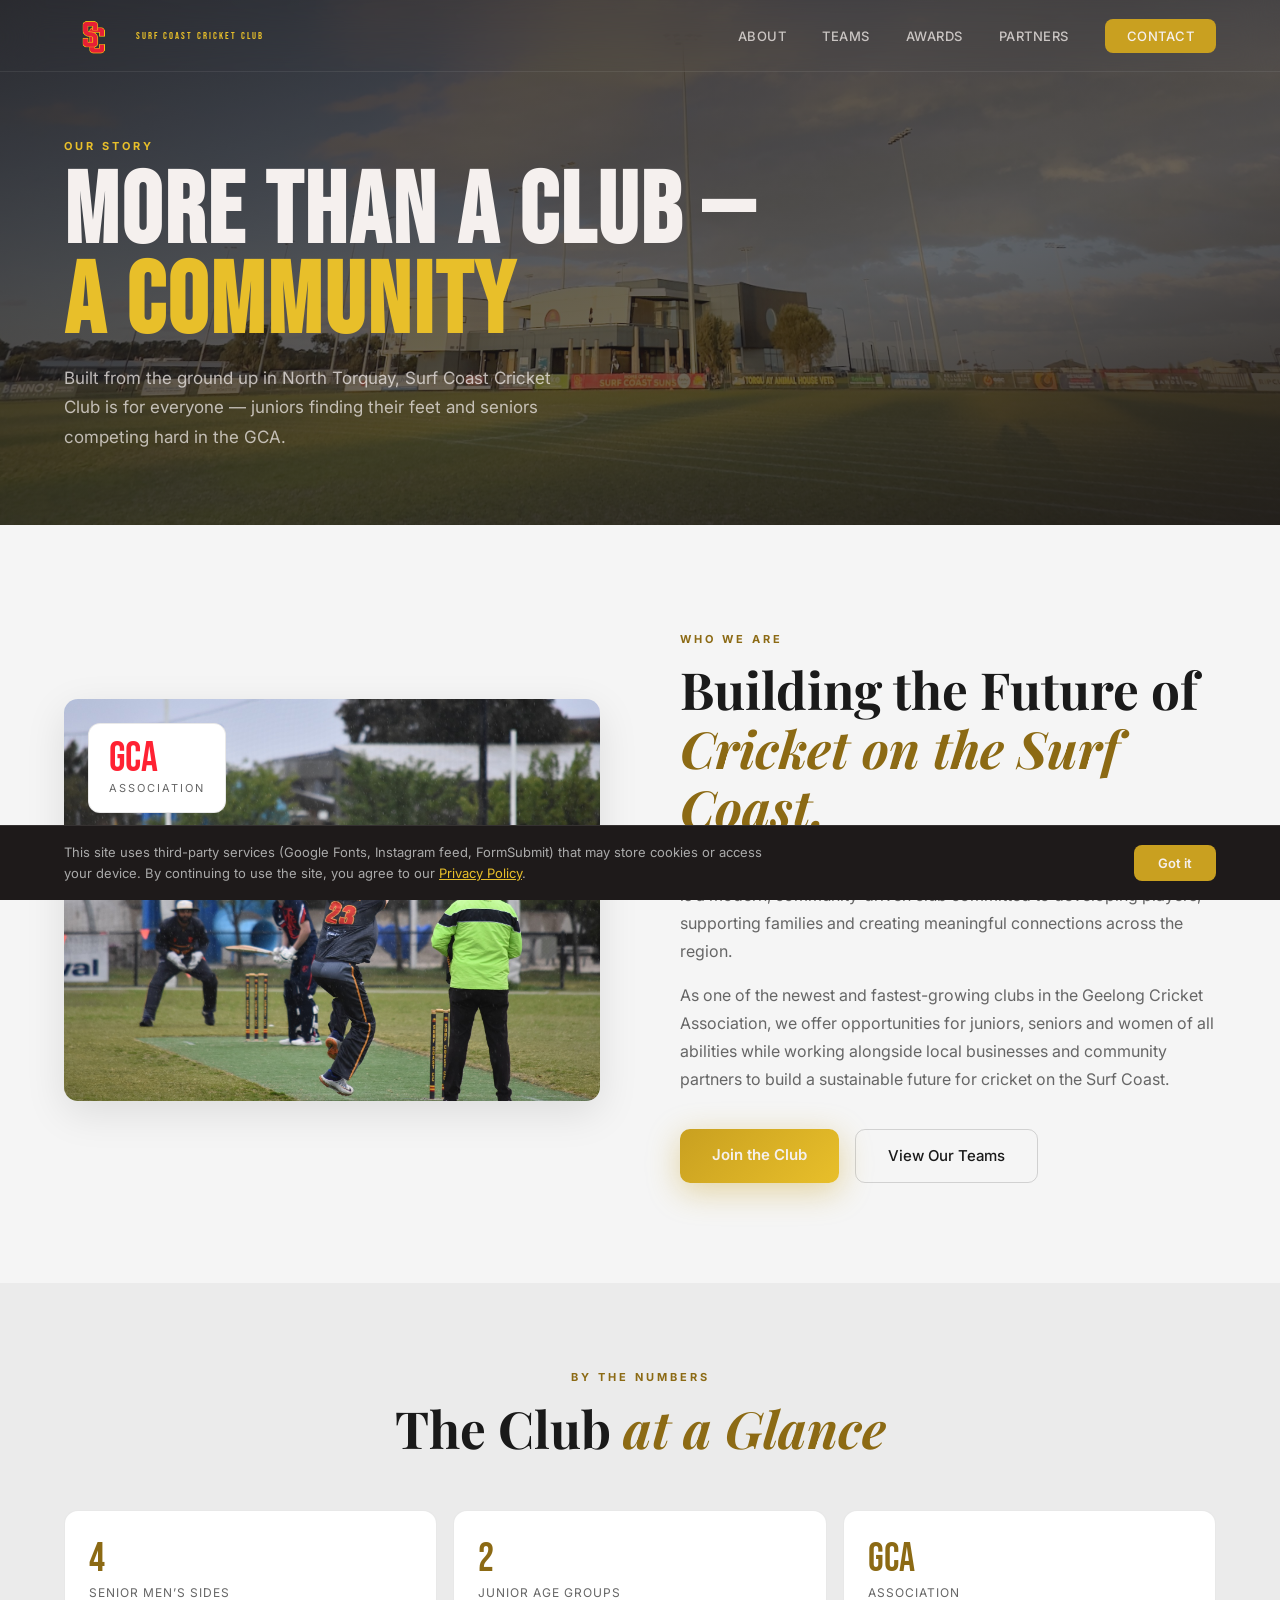
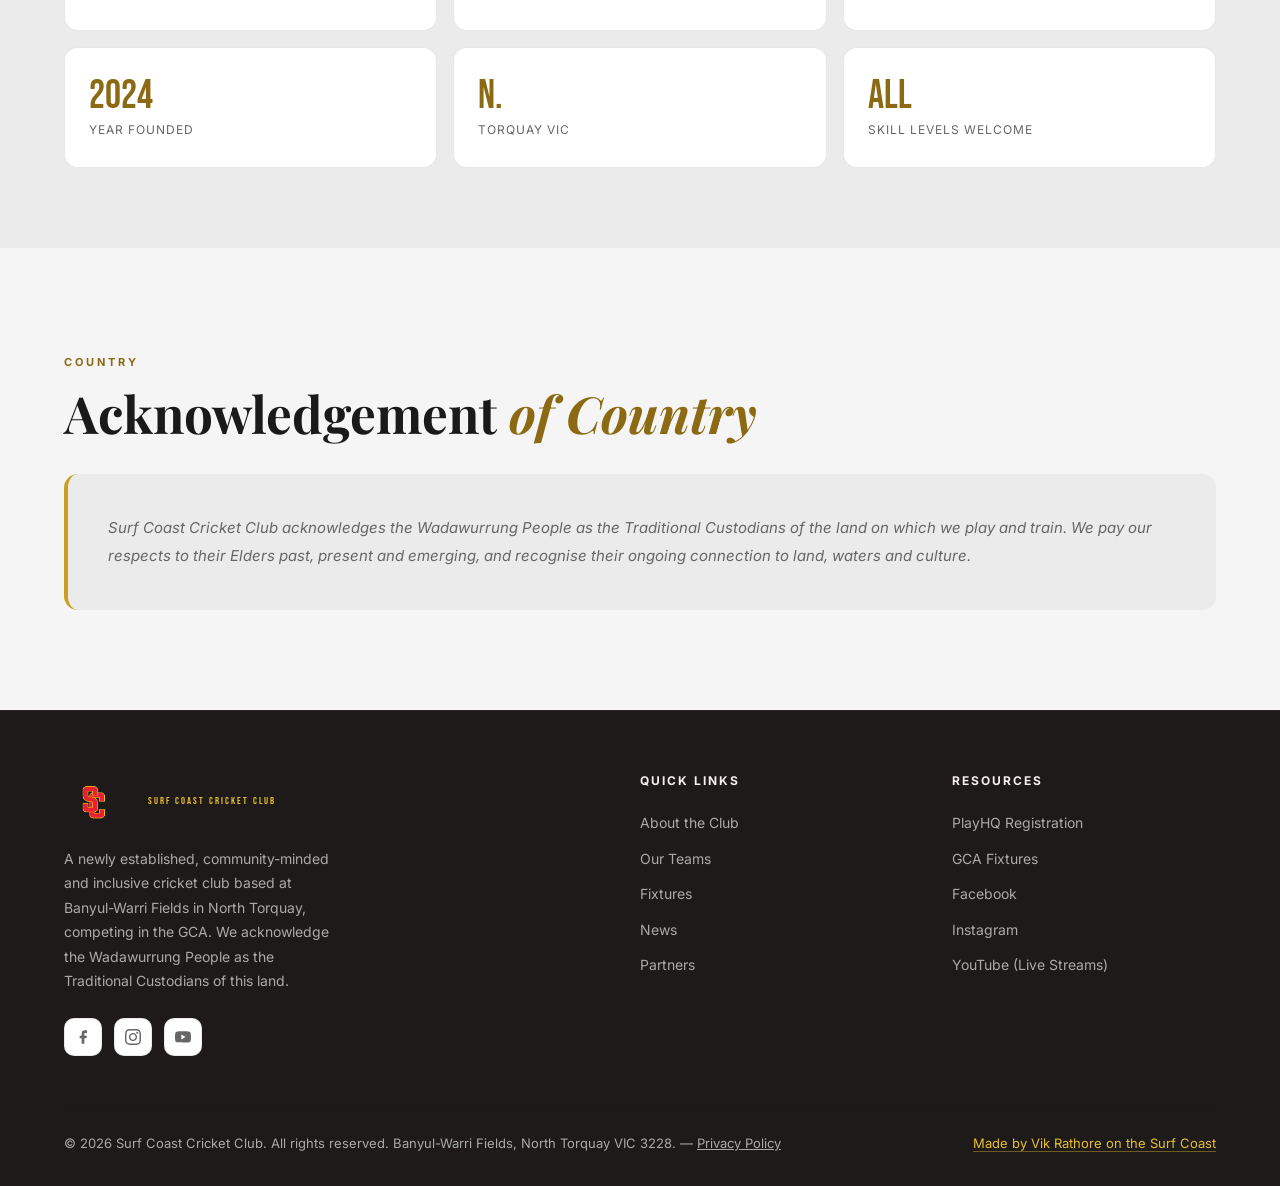
<file: about.html>
<!DOCTYPE html>
<html lang="en">
<head>
  <meta charset="UTF-8" />
  <meta name="viewport" content="width=device-width, initial-scale=1.0, viewport-fit=cover" />
  <meta name="theme-color" content="#232323" />
  <link rel="icon" type="image/png" href="assets/images/favicon.png" />
  <title>About the Club | Surf Coast Cricket Club</title>
  <meta name="description" content="Learn about Surf Coast Cricket Club — a community-minded club formed through the merger of the Surf Coast Stingrays and Suns, competing in the GCA at Banyul-Warri Fields." />
  <meta property="og:type" content="website" />
  <meta property="og:url" content="https://www.surfcoastcricketclub.com/about" />
  <meta property="og:title" content="About the Club | Surf Coast Cricket Club" />
  <meta property="og:description" content="Community-minded cricket at Banyul-Warri Fields, North Torquay. Formed from the merger of the Surf Coast Stingrays and Suns." />
  <meta property="og:image" content="https://www.surfcoastcricketclub.com/assets/images/sccc-logo.png" />
  <meta name="twitter:card" content="summary_large_image" />
  <meta name="twitter:title" content="About the Club | Surf Coast Cricket Club" />
  <meta name="twitter:description" content="Community-minded cricket at Banyul-Warri Fields, North Torquay." />
  <meta name="twitter:image" content="https://www.surfcoastcricketclub.com/assets/images/sccc-logo.png" />
  <link rel="canonical" href="https://www.surfcoastcricketclub.com/about" />
  <link rel="preconnect" href="https://fonts.googleapis.com" />
  <link rel="preconnect" href="https://fonts.gstatic.com" crossorigin />
  <link href="https://fonts.googleapis.com/css2?family=Bebas+Neue&family=Inter:wght@300;400;500;600;700&family=Playfair+Display:ital,wght@0,700;1,500&display=swap" rel="stylesheet" />
  <style>
    *, *::before, *::after { box-sizing: border-box; margin: 0; padding: 0; }
    :root {
      --navy:    #F5F5F5;
      --navy-mid:#EBEBEB;
      --teal:    #C9A020;
      --teal-lt: #E8BF2A;
      --gold-ink: #8C6A14; /* teal-lt darkened for AA text contrast on light section backgrounds */
      --green:   #E8001C;
      --gold:    #FF2233;
      --white:   #F5F0EE;
      --muted:   #666666;
      --card-bg: #FFFFFF;
      --border:  rgba(0,0,0,0.09);
      --radius:  14px;
      --shadow:  0 12px 40px rgba(0,0,0,0.10);
    }
    html { scroll-behavior: smooth; }
    body { font-family: 'Inter', sans-serif; background: var(--navy); color: #1A1A1A; overflow-x: hidden; line-height: 1.6; }
    ::-webkit-scrollbar { width: 6px; }
    ::-webkit-scrollbar-track { background: var(--navy); }
    ::-webkit-scrollbar-thumb { background: var(--teal); border-radius: 3px; }

    /* PAGE SPLASH */
    #page-splash { position: fixed; inset: 0; z-index: 9999; background: #232323; display: flex; align-items: center; justify-content: center; transition: opacity 0.5s ease, visibility 0.5s ease; }
    #page-splash.hidden { opacity: 0; visibility: hidden; pointer-events: none; }
    #page-splash img { width: min(220px, 55vw); animation: pageSplashIn 0.4s ease forwards; }
    @keyframes pageSplashIn { from { opacity: 0; transform: scale(0.92); } to { opacity: 1; transform: scale(1); } }

    /* NAV */
    nav {
      position: fixed; top: 0; left: 0; right: 0; z-index: 1000;
      display: flex; align-items: center; justify-content: space-between;
      padding: env(safe-area-inset-top) 5% 0; height: calc(72px + env(safe-area-inset-top));
      background: transparent;
      backdrop-filter: blur(20px);
      border-bottom: 1px solid rgba(255,255,255,0.08);
      transition: background 1s ease;
    }
    .nav-logo { display: flex; align-items: center; gap: 12px; text-decoration: none; }
    .nav-logo-badge { width: 60px; height: 60px; object-fit: contain; flex-shrink: 0; }
    .nav-logo-text { line-height: 1.2; }
    .nav-logo-text span:first-child { display: block; font-family: 'Bebas Neue', sans-serif; font-size: 30px; letter-spacing: 1px; color: var(--white); }
    .nav-logo-text span:last-child { display: block; font-size: 10px; letter-spacing: 2px; text-transform: uppercase; color: var(--teal-lt); }
    .nav-links { display: flex; align-items: center; gap: 36px; list-style: none; }
    .nav-links a { text-decoration: none; color: rgba(245,240,238,0.75); font-size: 13px; font-weight: 500; letter-spacing: 0.5px; text-transform: uppercase; transition: color 0.2s; position: relative; }
    .nav-links a::after { content: ''; position: absolute; left: 0; bottom: -4px; width: 0; height: 2px; background: var(--teal-lt); transition: width 0.25s; }
    .nav-links a:hover { color: #FFFFFF; }
    .nav-links a:hover::after { width: 100%; }
    .nav-cta { padding: 9px 22px; background: var(--teal); color: var(--white) !important; border-radius: 8px; transition: background 0.2s, transform 0.15s !important; }
    .nav-cta::after { display: none !important; }
    .nav-cta:hover { background: var(--teal-lt) !important; transform: translateY(-1px); }
    .nav-hamburger { display: none; flex-direction: column; gap: 5px; cursor: pointer; padding: 4px; border: none; background: none; }
    .nav-hamburger span { display: block; width: 24px; height: 2px; background: var(--white); border-radius: 2px; transition: transform 0.3s, opacity 0.3s; }
    .nav-mobile { display: none; flex-direction: column; position: fixed; top: calc(72px + env(safe-area-inset-top)); left: 0; right: 0; background: #2D2D2D; border-bottom: 1px solid rgba(255,255,255,0.08); padding: 24px calc(5% + env(safe-area-inset-right)) calc(24px + env(safe-area-inset-bottom)) calc(5% + env(safe-area-inset-left)); gap: 20px; z-index: 999; }
    .nav-mobile.open { display: flex; }
    .nav-mobile a { text-decoration: none; color: var(--muted); font-size: 15px; font-weight: 500; letter-spacing: 0.5px; text-transform: uppercase; transition: color 0.2s; }
    .nav-mobile a:hover { color: var(--white); }

    /* PAGE HERO */
    .page-hero {
      position: relative;
      background:
        linear-gradient(160deg, rgba(30,26,26,0.88) 0%, rgba(30,26,26,0.60) 60%, rgba(30,26,26,0.92) 100%),
        url('assets/images/hero-bg.jpg') center 60%/cover no-repeat;
      min-height: 360px;
      display: flex; align-items: flex-end;
      padding: calc(72px + env(safe-area-inset-top) + 60px) 5% 72px;
      overflow: hidden;
    }
    .page-hero-content { position: relative; z-index: 2; max-width: 700px; animation: fadeUp 0.8s ease both; }
    .page-hero-label { display: inline-block; font-size: 11px; font-weight: 700; letter-spacing: 3px; text-transform: uppercase; color: var(--teal-lt); margin-bottom: 12px; }
    .page-hero-title { font-family: 'Bebas Neue', sans-serif; font-size: clamp(56px, 8vw, 100px); line-height: 0.9; letter-spacing: 3px; color: #F5F0EE; }
    .page-hero-title em { font-style: normal; color: var(--teal-lt); }
    .page-hero-desc { margin-top: 16px; font-size: clamp(15px, 1.7vw, 17px); color: rgba(245,240,238,0.72); max-width: 520px; line-height: 1.75; }
    @media (max-width: 768px) { .page-hero { min-height: 260px; padding-bottom: 48px; } }

    /* SECTIONS */
    section { padding: 100px 5%; }
    .section-label { display: inline-block; font-size: 11px; font-weight: 700; letter-spacing: 3px; text-transform: uppercase; color: var(--gold-ink); margin-bottom: 12px; }
    .section-title { font-family: 'Playfair Display', serif; font-size: clamp(30px, 4vw, 52px); line-height: 1.15; color: #1A1A1A; }
    .section-title em { font-style: italic; color: var(--gold-ink); }
    .section-desc { color: var(--muted); font-size: 16px; max-width: 560px; margin-top: 16px; line-height: 1.75; }
    .reveal { opacity: 0; transform: translateY(36px); transition: opacity 0.7s ease, transform 0.7s ease; }
    .reveal.visible { opacity: 1; transform: translateY(0); }

    /* ABOUT */
    #about { display: grid; grid-template-columns: 1fr 1fr; gap: 80px; align-items: center; }
    .about-img-stack { position: relative; }
    .about-img-main { width: 100%; border-radius: var(--radius); aspect-ratio: 4/3; object-fit: cover; box-shadow: var(--shadow); }
    .about-badge { position: absolute; top: 24px; left: 24px; background: #FFFFFF; border: 1px solid var(--border); border-radius: 12px; padding: 14px 20px; }
    .about-badge .year { font-family: 'Bebas Neue', sans-serif; font-size: 42px; color: var(--gold); line-height: 1; }
    .about-badge .since { font-size: 11px; letter-spacing: 2px; text-transform: uppercase; color: var(--muted); }

    /* FACTS GRID */
    .facts-grid { display: grid; grid-template-columns: repeat(3, 1fr); gap: 16px; margin-top: 48px; }
    .fact-card { background: var(--card-bg); border: 1px solid var(--border); border-radius: var(--radius); padding: 28px 24px; transition: border-color 0.2s; }
    .fact-card:hover { border-color: var(--teal); }
    .fact-val { font-family: 'Bebas Neue', sans-serif; font-size: 40px; color: var(--gold-ink); line-height: 1; }
    .fact-label { font-size: 12px; letter-spacing: 1px; text-transform: uppercase; color: var(--muted); margin-top: 4px; }

    /* ACKNOWLEDGEMENT */
    .acknowledgement { background: var(--navy-mid); border-radius: var(--radius); padding: 40px; margin-top: 0; border-left: 4px solid var(--teal); }
    .acknowledgement p { font-size: 15px; color: var(--muted); line-height: 1.85; font-style: italic; }

    /* BUTTONS */
    .btn-primary { padding: 14px 32px; background: linear-gradient(135deg, var(--teal), var(--teal-lt)); color: var(--white); text-decoration: none; border-radius: 10px; font-weight: 600; font-size: 15px; box-shadow: 0 8px 32px rgba(201,160,32,0.4); transition: transform 0.2s, box-shadow 0.2s; display: inline-block; }
    .btn-primary:hover { transform: translateY(-2px); box-shadow: 0 14px 40px rgba(201,160,32,0.55); }
    .btn-ghost { padding: 14px 32px; border: 1.5px solid rgba(0,0,0,0.15); color: #1A1A1A; text-decoration: none; border-radius: 10px; font-weight: 500; font-size: 15px; transition: border-color 0.2s, background 0.2s; display: inline-block; }
    .btn-ghost:hover { border-color: var(--teal); background: rgba(201,160,32,0.08); }

    /* FOOTER */
    footer { background: #1E1A1A; border-top: 1px solid rgba(255,255,255,0.08); padding: 60px 5% calc(32px + env(safe-area-inset-bottom)); }
    .footer-grid { display: grid; grid-template-columns: 2fr 1fr 1fr; gap: 48px; padding-bottom: 48px; border-bottom: 1px solid var(--border); }
    .footer-brand-desc { color: #AAAAAA; font-size: 14px; line-height: 1.75; margin-top: 16px; max-width: 280px; }
    .footer-socials { display: flex; gap: 12px; margin-top: 24px; }
    .social-btn { width: 38px; height: 38px; border-radius: 10px; background: var(--card-bg); border: 1px solid var(--border); display: flex; align-items: center; justify-content: center; text-decoration: none; color: var(--muted); transition: all 0.2s; }
    .social-btn:hover { background: var(--teal); color: var(--white); border-color: var(--teal); }
    .footer-col-title { font-size: 12px; font-weight: 700; letter-spacing: 2px; text-transform: uppercase; color: var(--white); margin-bottom: 20px; }
    .footer-links { list-style: none; display: flex; flex-direction: column; gap: 10px; }
    .footer-links a { text-decoration: none; color: #AAAAAA; font-size: 14px; transition: color 0.2s; }
    .footer-links a:hover { color: var(--teal-lt); }
    .footer-bottom { padding-top: 28px; display: flex; justify-content: space-between; align-items: center; gap: 16px; flex-wrap: wrap; }
    .footer-copy { font-size: 13px; color: #AAAAAA; }

    @keyframes fadeUp { from { opacity: 0; transform: translateY(28px); } to { opacity: 1; transform: translateY(0); } }

    /* RESPONSIVE */
    @media (max-width: 1024px) {
      #about { grid-template-columns: 1fr; }
      .about-img-stack { margin-bottom: 16px; }
      .about-badge { display: none; }
      .footer-grid { grid-template-columns: 1fr 1fr; }
      .facts-grid { grid-template-columns: repeat(2, 1fr); }
    }
    @media (max-width: 768px) {
      section { padding: 72px 5%; }
      .nav-links { display: none; }
      .nav-hamburger { display: flex; }
      .footer-grid { grid-template-columns: 1fr; }
      .facts-grid { grid-template-columns: 1fr 1fr; }
    }
    @media (max-width: 480px) {
      section { padding: 52px 5%; }
      .facts-grid { grid-template-columns: 1fr 1fr; }
    }
    @media (orientation: landscape) and (max-width: 1024px) {
      nav { padding-left: calc(5% + env(safe-area-inset-left)); padding-right: calc(5% + env(safe-area-inset-right)); }
      section { padding-left: calc(5% + env(safe-area-inset-left)); padding-right: calc(5% + env(safe-area-inset-right)); }
    }
  </style>
</head>
<body>

<div id="page-splash" aria-hidden="true">
  <img src="/assets/images/sccc-logo.png" alt="" />
</div>

<!-- NAV -->
<nav id="navbar">
  <a href="/" class="nav-logo" aria-label="Surf Coast Cricket Club Home">
    <img class="nav-logo-badge" src="assets/images/sccc-logo.png" alt="Surf Coast Cricket Club logo" />
    <div class="nav-logo-text">
      <span>Surf Coast Cricket Club</span>
    </div>
  </a>
  <ul class="nav-links" role="list">
    <li><a href="/about" class="nav-active">About</a></li>
    <li><a href="/teams">Teams</a></li>
    <li><a href="/awards">Awards</a></li>
    <li><a href="/partners">Partners</a></li>
    <li><a href="/contact" class="nav-cta">Contact</a></li>
  </ul>
  <button class="nav-hamburger" id="hamburger" aria-label="Toggle menu" aria-expanded="false">
    <span></span><span></span><span></span>
  </button>
</nav>

<div class="nav-mobile" id="mobileNav" role="navigation" aria-label="Mobile navigation">
  <a href="/about"    onclick="closeMenu()">About</a>
  <a href="/teams"    onclick="closeMenu()">Teams</a>
  <a href="/awards"   onclick="closeMenu()">Awards</a>
  <a href="/partners" onclick="closeMenu()">Partners</a>
  <a href="/contact"  onclick="closeMenu()" style="color:var(--teal-lt);font-weight:600;">Contact &rarr;</a>
</div>

<!-- PAGE HERO -->
<div class="page-hero" role="banner">
  <div class="page-hero-content">
    <span class="page-hero-label">Our Story</span>
    <h1 class="page-hero-title">More than a club &mdash;<br /><em>a community</em></h1>
    <p class="page-hero-desc">Built from the ground up in North Torquay, Surf Coast Cricket Club is for everyone &mdash; juniors finding their feet and seniors competing hard in the GCA.</p>
  </div>
</div>

<!-- ABOUT -->
<section id="about" aria-labelledby="about-title">
  <div class="about-img-stack reveal" aria-hidden="true">
    <img class="about-img-main"
      src="assets/images/about-action.jpg"
      alt="Surf Coast Cricket Club bowler in action" loading="lazy" />
    <div class="about-badge">
      <div class="year">GCA</div>
      <div class="since">Association</div>
    </div>
  </div>

  <div class="reveal" style="transition-delay:0.15s">
    <span class="section-label">Who We Are</span>
    <h2 class="section-title" id="about-title">Building the Future of<br /><em>Cricket on the Surf Coast.</em></h2>
    <p class="section-desc">
      Based at Banyul-Warri Fields in North Torquay, Surf Coast Cricket Club is a modern, community-driven club committed to developing players, supporting families and creating meaningful connections across the region.
    </p>
    <p class="section-desc" style="margin-top:16px;">
      As one of the newest and fastest-growing clubs in the Geelong Cricket Association, we offer opportunities for juniors, seniors and women of all abilities while working alongside local businesses and community partners to build a sustainable future for cricket on the Surf Coast.
    </p>
    <div style="display:flex;gap:16px;margin-top:36px;flex-wrap:wrap;">
      <a href="/contact" class="btn-primary">Join the Club</a>
      <a href="/teams" class="btn-ghost">View Our Teams</a>
    </div>
  </div>
</section>

<!-- FACTS -->
<section style="background:var(--navy-mid);padding-top:80px;padding-bottom:80px;">
  <div style="text-align:center;margin-bottom:52px;" class="reveal">
    <span class="section-label">By the Numbers</span>
    <h2 class="section-title">The Club <em>at a Glance</em></h2>
  </div>
  <div class="facts-grid">
    <div class="fact-card reveal" style="transition-delay:0s">
      <div class="fact-val">4</div>
      <div class="fact-label">Senior Men&rsquo;s Sides</div>
    </div>
    <div class="fact-card reveal" style="transition-delay:0.08s">
      <div class="fact-val">2</div>
      <div class="fact-label">Junior Age Groups</div>
    </div>
    <div class="fact-card reveal" style="transition-delay:0.16s">
      <div class="fact-val">GCA</div>
      <div class="fact-label">Association</div>
    </div>
    <div class="fact-card reveal" style="transition-delay:0.24s">
      <div class="fact-val">2024</div>
      <div class="fact-label">Year Founded</div>
    </div>
    <div class="fact-card reveal" style="transition-delay:0.32s">
      <div class="fact-val">N.</div>
      <div class="fact-label">Torquay VIC</div>
    </div>
    <div class="fact-card reveal" style="transition-delay:0.40s">
      <div class="fact-val">All</div>
      <div class="fact-label">Skill Levels Welcome</div>
    </div>
  </div>
</section>

<!-- ACKNOWLEDGEMENT -->
<section>
  <div class="reveal">
    <span class="section-label">Country</span>
    <h2 class="section-title" style="margin-bottom:32px;">Acknowledgement <em>of Country</em></h2>
    <div class="acknowledgement">
      <p>Surf Coast Cricket Club acknowledges the Wadawurrung People as the Traditional Custodians of the land on which we play and train. We pay our respects to their Elders past, present and emerging, and recognise their ongoing connection to land, waters and culture.</p>
    </div>
  </div>
</section>

<!-- FOOTER -->
<footer>
  <div class="footer-grid">
    <div>
      <a href="/" class="nav-logo" aria-label="Surf Coast Cricket Club Home">
        <img class="nav-logo-badge" src="assets/images/sccc-logo.png" alt="Surf Coast Cricket Club logo" />
        <div class="nav-logo-text" style="margin-left:12px;">
          <span>Surf Coast Cricket Club</span>
        </div>
      </a>
      <p class="footer-brand-desc">A newly established, community-minded and inclusive cricket club based at Banyul-Warri Fields in North Torquay, competing in the GCA. We acknowledge the Wadawurrung People as the Traditional Custodians of this land.</p>
      <div class="footer-socials" role="list" aria-label="Social media">
        <a class="social-btn" href="https://www.facebook.com/surfcoastcricketclub/" target="_blank" rel="noopener" role="listitem" aria-label="Facebook">
          <svg width="16" height="16" viewBox="0 0 24 24" fill="currentColor" aria-hidden="true"><path d="M18 2h-3a5 5 0 00-5 5v3H7v4h3v8h4v-8h3l1-4h-4V7a1 1 0 011-1h3z"/></svg>
        </a>
        <a class="social-btn" href="https://www.instagram.com/surfcoastcricketclub/" target="_blank" rel="noopener" role="listitem" aria-label="Instagram">
          <svg width="16" height="16" viewBox="0 0 24 24" fill="currentColor" aria-hidden="true"><path d="M12 2.163c3.204 0 3.584.012 4.85.07 3.252.148 4.771 1.691 4.919 4.919.058 1.265.069 1.645.069 4.849 0 3.205-.012 3.584-.069 4.849-.149 3.225-1.664 4.771-4.919 4.919-1.266.058-1.644.07-4.85.07-3.204 0-3.584-.012-4.849-.07-3.26-.149-4.771-1.699-4.919-4.92-.058-1.265-.07-1.644-.07-4.849 0-3.204.013-3.583.07-4.849.149-3.227 1.664-4.771 4.919-4.919 1.266-.057 1.645-.069 4.849-.069zm0-2.163c-3.259 0-3.667.014-4.947.072-4.358.2-6.78 2.618-6.98 6.98-.059 1.281-.073 1.689-.073 4.948 0 3.259.014 3.668.072 4.948.2 4.358 2.618 6.78 6.98 6.98 1.281.058 1.689.072 4.948.072 3.259 0 3.668-.014 4.948-.072 4.354-.2 6.782-2.618 6.979-6.98.059-1.28.073-1.689.073-4.948 0-3.259-.014-3.667-.072-4.947-.196-4.354-2.617-6.78-6.979-6.98-1.281-.059-1.69-.073-4.949-.073zm0 5.838c-3.403 0-6.162 2.759-6.162 6.162s2.759 6.163 6.162 6.163 6.162-2.759 6.162-6.163c0-3.403-2.759-6.162-6.162-6.162zm0 10.162c-2.209 0-4-1.79-4-4 0-2.209 1.791-4 4-4s4 1.791 4 4c0 2.21-1.791 4-4 4zm6.406-11.845c-.796 0-1.441.645-1.441 1.44s.645 1.44 1.441 1.44c.795 0 1.439-.645 1.439-1.44s-.644-1.44-1.439-1.44z"/></svg>
        </a>
        <a class="social-btn" href="https://www.youtube.com/@surfcoastcricketclub" target="_blank" rel="noopener" role="listitem" aria-label="YouTube">
          <svg width="16" height="16" viewBox="0 0 24 24" fill="currentColor" aria-hidden="true"><path d="M23.498 6.186a3.016 3.016 0 0 0-2.122-2.136C19.505 3.545 12 3.545 12 3.545s-7.505 0-9.377.505A3.017 3.017 0 0 0 .502 6.186C0 8.07 0 12 0 12s0 3.93.502 5.814a3.016 3.016 0 0 0 2.122 2.136c1.871.505 9.376.505 9.376.505s7.505 0 9.377-.505a3.015 3.015 0 0 0 2.122-2.136C24 15.93 24 12 24 12s0-3.93-.502-5.814zM9.545 15.568V8.432L15.818 12l-6.273 3.568z"/></svg>
        </a>
      </div>
    </div>
    <div>
      <h4 class="footer-col-title">Quick Links</h4>
      <ul class="footer-links">
        <li><a href="/about">About the Club</a></li>
        <li><a href="/teams">Our Teams</a></li>
        <li><a href="/teams#fixtures">Fixtures</a></li>
        <li><a href="/#news">News</a></li>
        <li><a href="/partners">Partners</a></li>
      </ul>
    </div>
    <div>
      <h4 class="footer-col-title">Resources</h4>
      <ul class="footer-links">
        <li><a href="https://www.playhq.com/cricket-australia/org/surf-coast-cricket-club/e23be353" target="_blank" rel="noopener">PlayHQ Registration</a></li>
        <li><a href="https://www.playhq.com/cricket-australia/org/surf-coast-cricket-club/e23be353" target="_blank" rel="noopener">GCA Fixtures</a></li>
        <li><a href="https://www.facebook.com/surfcoastcricketclub/" target="_blank" rel="noopener">Facebook</a></li>
        <li><a href="https://www.instagram.com/surfcoastcricketclub/" target="_blank" rel="noopener">Instagram</a></li>
        <li><a href="https://www.youtube.com/@surfcoastcricketclub" target="_blank" rel="noopener">YouTube (Live Streams)</a></li>
      </ul>
    </div>
  </div>
  <div class="footer-bottom">
    <p class="footer-copy">&copy; 2026 Surf Coast Cricket Club. All rights reserved. Banyul-Warri Fields, North Torquay VIC 3228. &mdash; <a href="/privacy" style="color:#AAAAAA;text-decoration:underline;">Privacy Policy</a></p>
    <p class="footer-copy" style="color:var(--teal-lt);"><a href="https://stxacy.github.io" target="_blank" rel="noopener" style="color:inherit;text-decoration:none;border-bottom:1px solid rgba(232,191,42,0.4);transition:border-color 0.2s;" onmouseover="this.style.borderColor='var(--teal-lt)'" onmouseout="this.style.borderColor='rgba(232,191,42,0.4)'">Made by Vik Rathore on the Surf Coast</a></p>
  </div>
</footer>

<div id="cookie-banner" style="display:none;position:fixed;bottom:0;left:0;right:0;z-index:9998;background:#1E1A1A;border-top:1px solid rgba(255,255,255,0.1);padding:16px 5%;align-items:center;justify-content:space-between;gap:16px;flex-wrap:wrap;">
  <p style="color:#AAAAAA;font-size:13px;line-height:1.6;margin:0;max-width:700px;">
    This site uses third-party services (Google Fonts, Instagram feed, FormSubmit) that may store cookies or access your device. By continuing to use the site, you agree to our <a href="/privacy" style="color:var(--teal-lt);text-decoration:underline;">Privacy Policy</a>.
  </p>
  <button onclick="dismissCookieBanner()" style="flex-shrink:0;padding:10px 24px;background:var(--teal);border:none;border-radius:8px;color:#F5F0EE;font-family:'Inter',sans-serif;font-size:13px;font-weight:600;cursor:pointer;white-space:nowrap;">Got it</button>
</div>

<script>
  (function() { const ps = document.getElementById('page-splash'); setTimeout(() => ps.classList.add('hidden'), 550); })();

  const navbar = document.getElementById('navbar');
  window.addEventListener('scroll', () => { navbar.style.background = window.scrollY > 60 ? 'rgba(30,26,26,0.97)' : 'transparent'; }, { passive: true });

  const hamburger = document.getElementById('hamburger');
  const mobileNav = document.getElementById('mobileNav');
  let menuOpen = false;
  hamburger.addEventListener('click', () => {
    menuOpen = !menuOpen;
    mobileNav.classList.toggle('open', menuOpen);
    hamburger.setAttribute('aria-expanded', String(menuOpen));
    const spans = hamburger.querySelectorAll('span');
    if (menuOpen) { spans[0].style.transform='rotate(45deg) translate(5px,5px)'; spans[1].style.opacity='0'; spans[2].style.transform='rotate(-45deg) translate(5px,-5px)'; }
    else { spans.forEach(s => { s.style.transform=''; s.style.opacity=''; }); }
  });
  function closeMenu() {
    menuOpen = false; mobileNav.classList.remove('open');
    hamburger.setAttribute('aria-expanded','false');
    hamburger.querySelectorAll('span').forEach(s => { s.style.transform=''; s.style.opacity=''; });
  }

  const revealEls = document.querySelectorAll('.reveal');
  const revealObs = new IntersectionObserver(entries => {
    entries.forEach(e => { if (e.isIntersecting) { e.target.classList.add('visible'); revealObs.unobserve(e.target); } });
  }, { threshold: 0.12, rootMargin: '0px 0px -40px 0px' });
  revealEls.forEach(el => revealObs.observe(el));

  (function() {
    if (!localStorage.getItem('cookieConsent')) {
      var b = document.getElementById('cookie-banner');
      b.style.display = 'flex';
    }
  })();
  function dismissCookieBanner() {
    localStorage.setItem('cookieConsent', '1');
    document.getElementById('cookie-banner').style.display = 'none';
  }
</script>
</body>
</html>
</file>
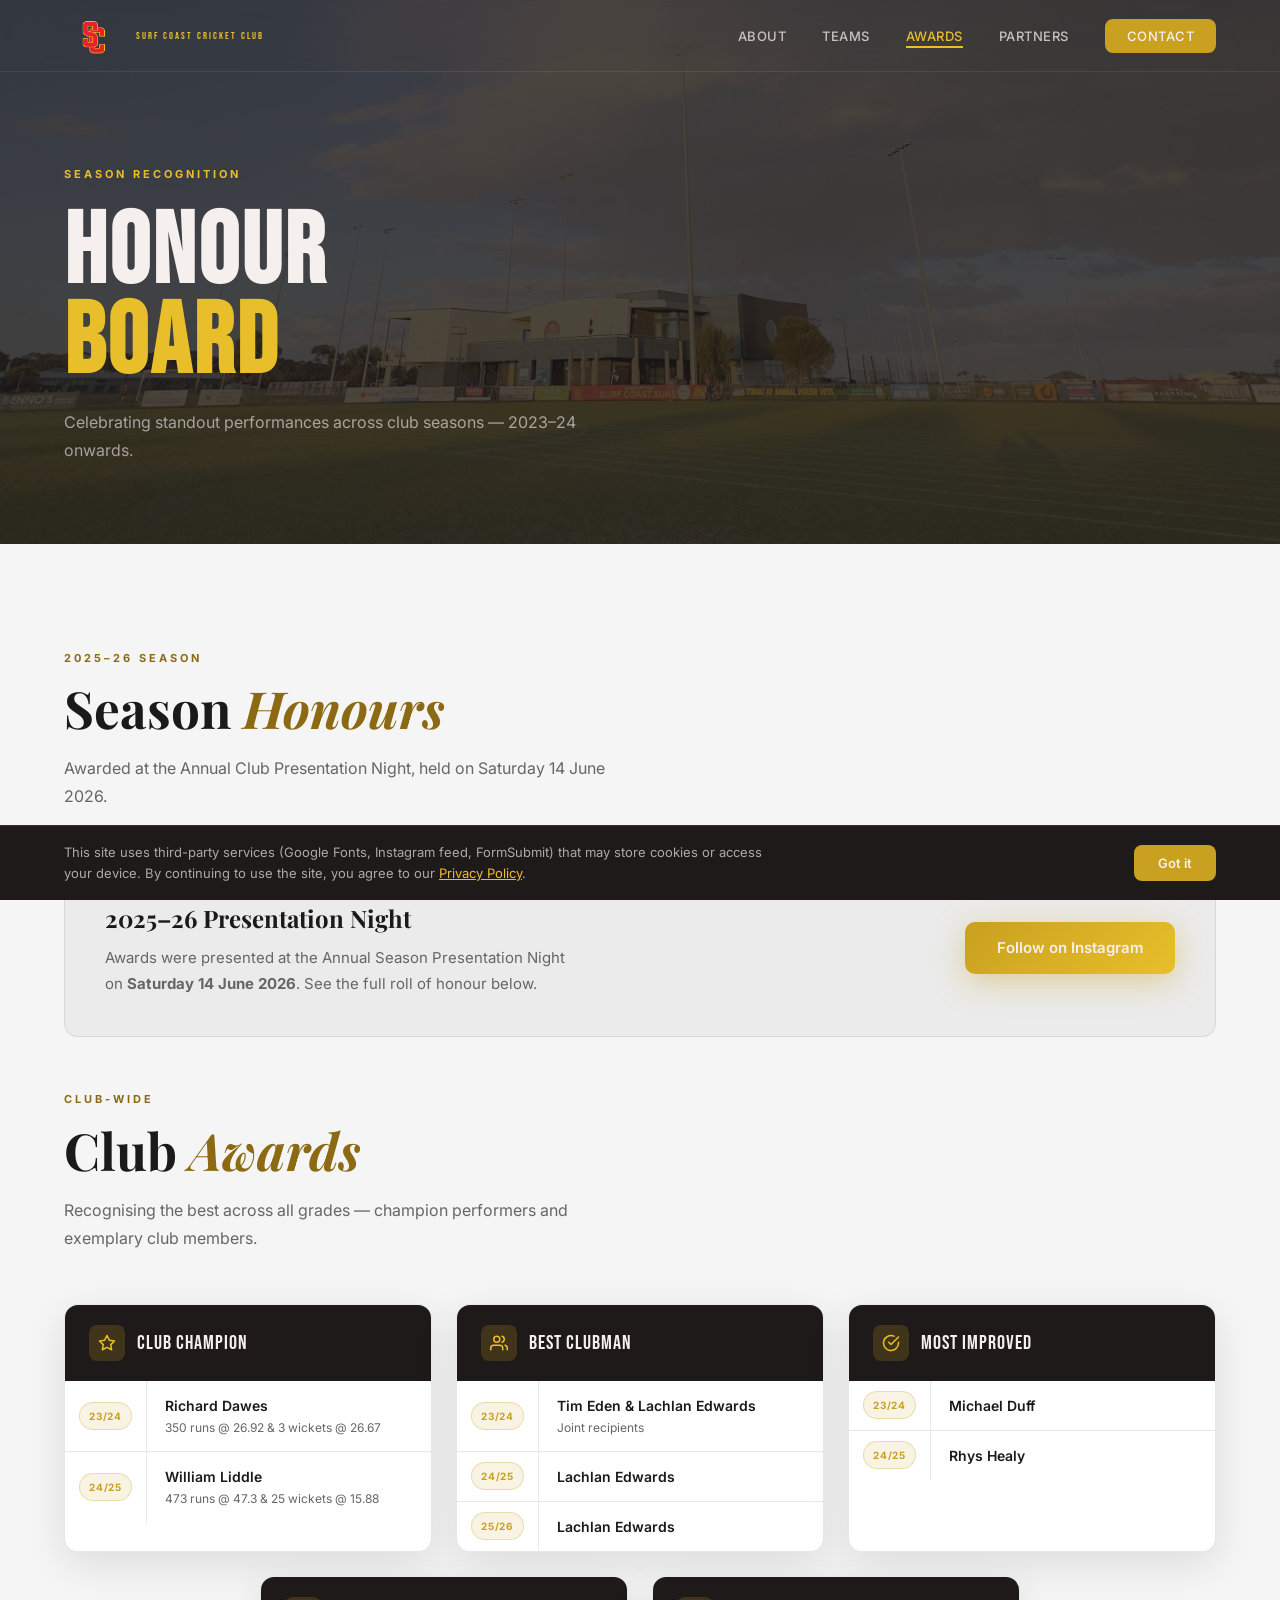
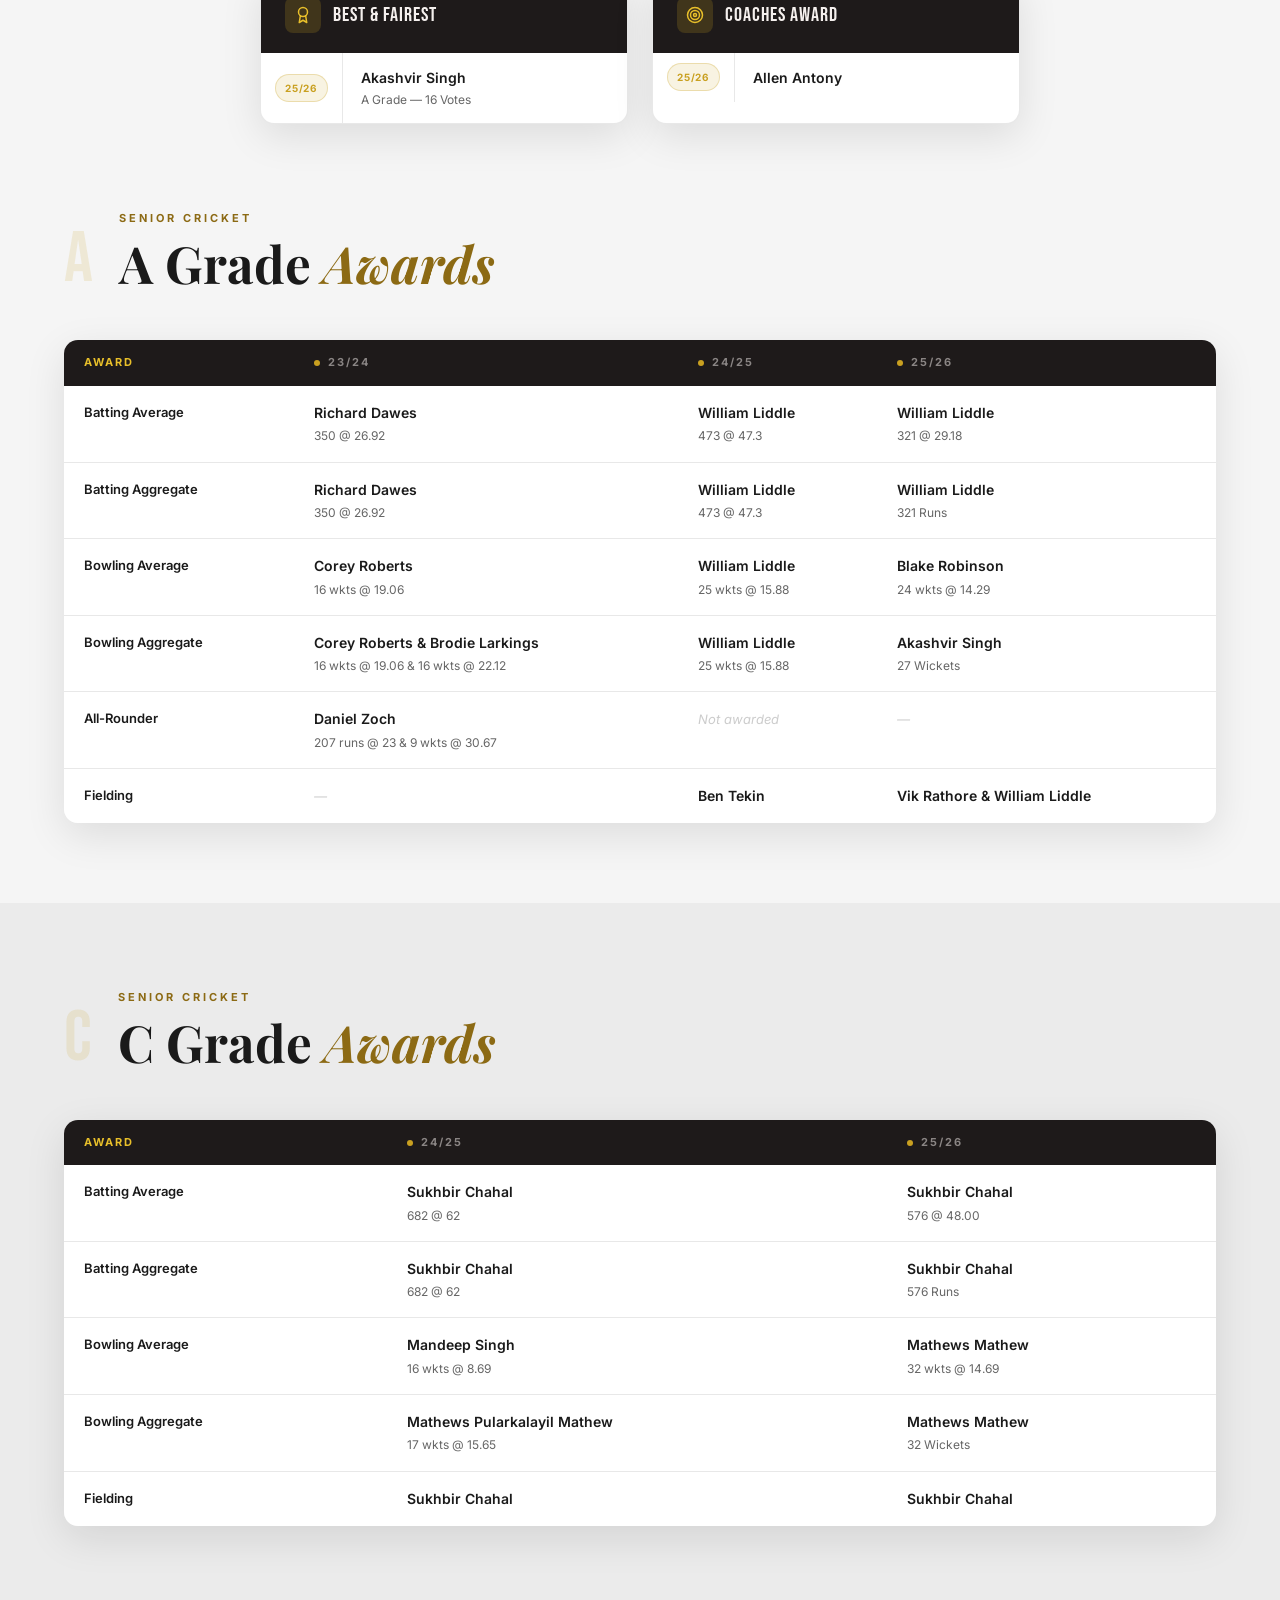
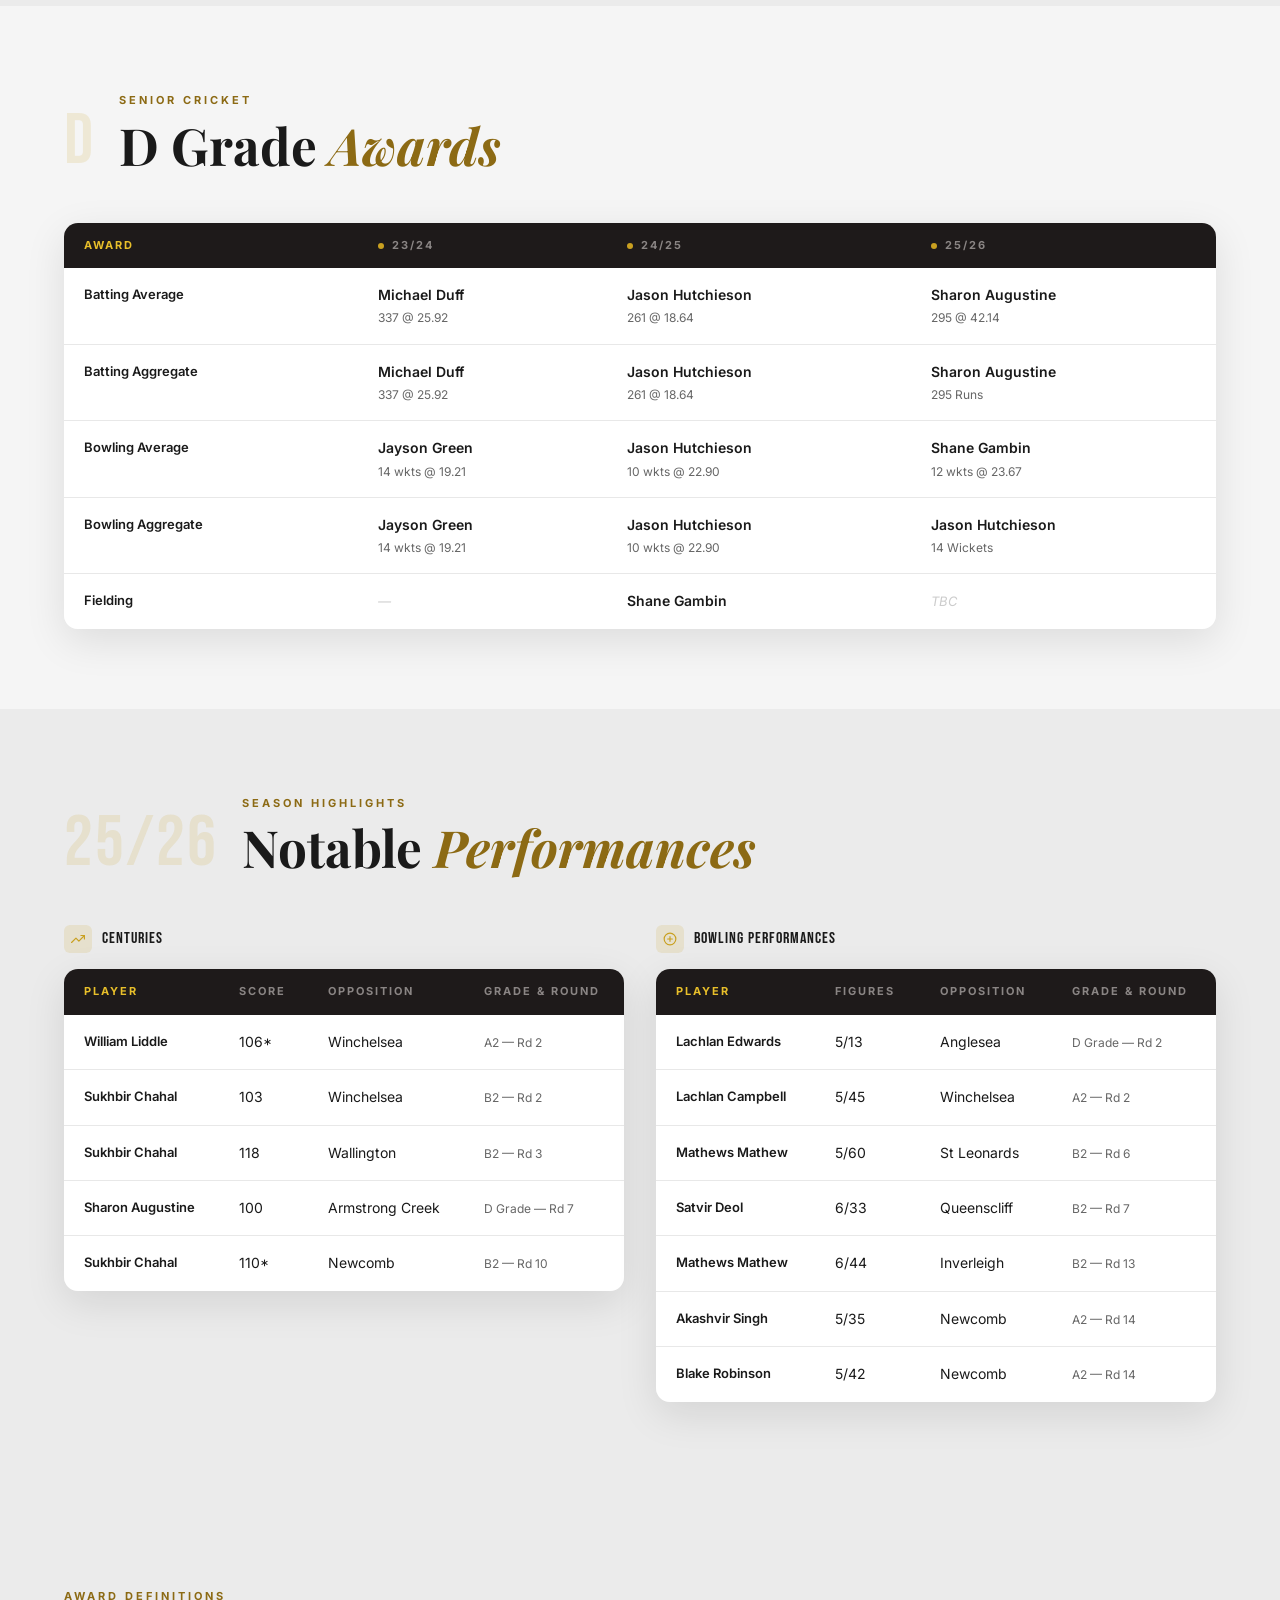
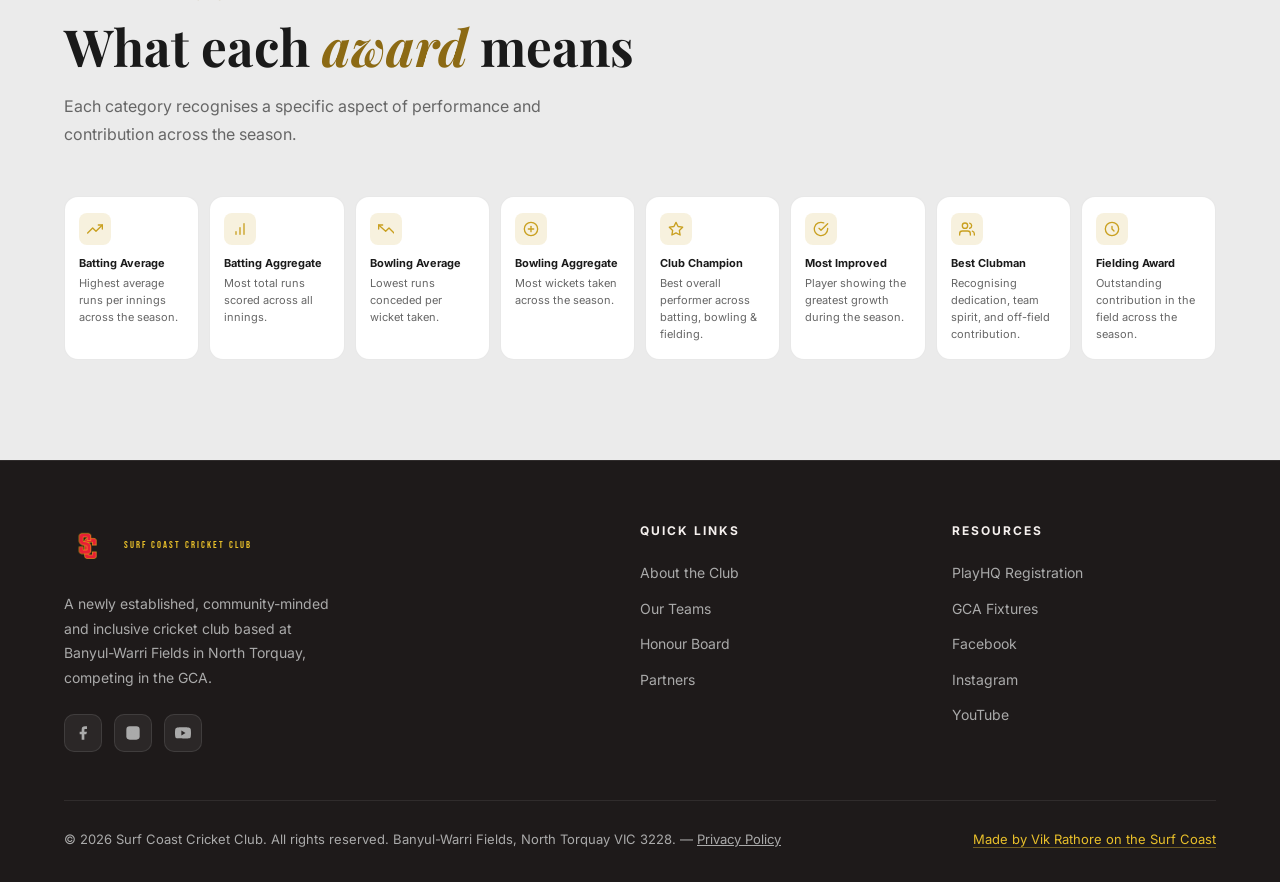
<file: awards.html>
<!DOCTYPE html>
<html lang="en">
<head>
  <meta charset="UTF-8" />
  <meta name="viewport" content="width=device-width, initial-scale=1.0, viewport-fit=cover" />
  <link rel="icon" type="image/png" href="/assets/images/favicon.png" />
  <title>Honour Board | Surf Coast Cricket Club</title>
  <meta property="og:type" content="website" />
  <meta property="og:url" content="https://www.surfcoastcricketclub.com/awards" />
  <meta property="og:title" content="Honour Board | Surf Coast Cricket Club" />
  <meta property="og:description" content="Season awards recognising outstanding performances across all grades at Surf Coast Cricket Club." />
  <meta property="og:image" content="https://www.surfcoastcricketclub.com/assets/images/sccc-logo.png" />
  <meta name="twitter:card" content="summary_large_image" />
  <meta name="twitter:title" content="Honour Board | Surf Coast Cricket Club" />
  <meta name="twitter:description" content="Season awards recognising outstanding performances across all grades at Surf Coast Cricket Club." />
  <meta name="twitter:image" content="https://www.surfcoastcricketclub.com/assets/images/sccc-logo.png" />
  <link rel="canonical" href="https://www.surfcoastcricketclub.com/awards" />
  <link rel="preconnect" href="https://fonts.googleapis.com" />
  <link rel="preconnect" href="https://fonts.gstatic.com" crossorigin />
  <link href="https://fonts.googleapis.com/css2?family=Bebas+Neue&family=Inter:wght@300;400;500;600;700&family=Playfair+Display:ital,wght@0,700;1,500&display=swap" rel="stylesheet" />
  <style>
    *, *::before, *::after { box-sizing: border-box; margin: 0; padding: 0; }
    :root {
      --navy:    #F5F5F5;
      --navy-mid:#EBEBEB;
      --teal:    #C9A020;
      --teal-lt: #E8BF2A;
      --gold-ink: #8C6A14; /* teal-lt darkened for AA text contrast on light section backgrounds */
      --green:   #E8001C;
      --gold:    #FF2233;
      --white:   #F5F0EE;
      --muted:   #666666;
      --card-bg: #FFFFFF;
      --border:  rgba(0,0,0,0.09);
      --radius:  14px;
      --shadow:  0 12px 40px rgba(0,0,0,0.10);
    }
    html { scroll-behavior: smooth; }
    body { font-family: 'Inter', sans-serif; background: var(--navy); color: #1A1A1A; overflow-x: hidden; line-height: 1.6; }
    ::-webkit-scrollbar { width: 6px; }
    ::-webkit-scrollbar-track { background: var(--navy); }
    ::-webkit-scrollbar-thumb { background: var(--teal); border-radius: 3px; }

    /* PAGE SPLASH */
    #page-splash { position: fixed; inset: 0; z-index: 9999; background: #232323; display: flex; align-items: center; justify-content: center; transition: opacity 0.5s ease, visibility 0.5s ease; }
    #page-splash.hidden { opacity: 0; visibility: hidden; pointer-events: none; }
    #page-splash img { width: min(220px, 55vw); animation: pageSplashIn 0.4s ease forwards; }
    @keyframes pageSplashIn { from { opacity: 0; transform: scale(0.92); } to { opacity: 1; transform: scale(1); } }

    /* NAV */
    nav { position: fixed; top: 0; left: 0; right: 0; z-index: 1000; display: flex; align-items: center; justify-content: space-between; padding: env(safe-area-inset-top) 5% 0; height: calc(72px + env(safe-area-inset-top)); background: transparent; backdrop-filter: blur(20px); border-bottom: 1px solid rgba(255,255,255,0.08); transition: background 1s ease; }
    .nav-logo { display: flex; align-items: center; gap: 12px; text-decoration: none; }
    .nav-logo-badge { width: 60px; height: 60px; object-fit: contain; flex-shrink: 0; }
    .nav-logo-text { line-height: 1.2; }
    .nav-logo-text span:first-child { display: block; font-family: 'Bebas Neue', sans-serif; font-size: 30px; letter-spacing: 1px; color: var(--white); }
    .nav-logo-text span:last-child { display: block; font-size: 10px; letter-spacing: 2px; text-transform: uppercase; color: var(--teal-lt); }
    .nav-links { display: flex; align-items: center; gap: 36px; list-style: none; }
    .nav-links a { text-decoration: none; color: rgba(245,240,238,0.75); font-size: 13px; font-weight: 500; letter-spacing: 0.5px; text-transform: uppercase; transition: color 0.2s; position: relative; }
    .nav-links a::after { content: ''; position: absolute; left: 0; bottom: -4px; width: 0; height: 2px; background: var(--teal-lt); transition: width 0.25s; }
    .nav-links a:hover { color: #FFFFFF; }
    .nav-links a:hover::after { width: 100%; }
    .nav-links a.nav-active { color: var(--teal-lt); }
    .nav-links a.nav-active::after { width: 100%; }
    .nav-cta { padding: 9px 22px; background: var(--teal); color: var(--white) !important; border-radius: 8px; transition: background 0.2s, transform 0.15s !important; }
    .nav-cta::after { display: none !important; }
    .nav-cta:hover { background: var(--teal-lt) !important; transform: translateY(-1px); }
    .nav-hamburger { display: none; flex-direction: column; gap: 5px; cursor: pointer; padding: 4px; border: none; background: none; }
    .nav-hamburger span { display: block; width: 24px; height: 2px; background: var(--white); border-radius: 2px; transition: transform 0.3s, opacity 0.3s; }
    .nav-mobile { display: none; flex-direction: column; position: fixed; top: calc(72px + env(safe-area-inset-top)); left: 0; right: 0; background: #2D2D2D; border-bottom: 1px solid rgba(255,255,255,0.08); padding: 24px 5%; gap: 20px; z-index: 999; }
    .nav-mobile.open { display: flex; }
    .nav-mobile a { text-decoration: none; color: var(--muted); font-size: 15px; font-weight: 500; letter-spacing: 0.5px; text-transform: uppercase; transition: color 0.2s; }
    .nav-mobile a:hover { color: var(--white); }

    /* PAGE HEADER */
    .page-header { background: #1E1A1A; padding: 160px 5% 80px; position: relative; overflow: hidden; }
    .page-header-bg { position: absolute; inset: 0; background: url('/assets/images/hero-bg.jpg') center 60%/cover no-repeat; opacity: 0.22; z-index: 0; }
    .page-header-content { position: relative; z-index: 1; max-width: 700px; }
    .page-header-label { display: inline-block; font-size: 11px; font-weight: 700; letter-spacing: 3px; text-transform: uppercase; color: var(--teal-lt); margin-bottom: 12px; }
    .page-header-title { font-family: 'Bebas Neue', sans-serif; font-size: clamp(56px, 8vw, 100px); line-height: 0.9; letter-spacing: 3px; color: #F5F0EE; margin-top: 12px; }
    .page-header-title .accent { color: var(--teal-lt); }
    .page-header-sub { font-size: 16px; color: rgba(245,240,238,0.6); margin-top: 20px; max-width: 520px; line-height: 1.75; }

    /* SECTIONS */
    section { padding: 100px 5%; }
    .section-label { display: inline-block; font-size: 11px; font-weight: 700; letter-spacing: 3px; text-transform: uppercase; color: var(--gold-ink); margin-bottom: 12px; }
    .section-title { font-family: 'Playfair Display', serif; font-size: clamp(30px, 4vw, 52px); line-height: 1.15; color: #1A1A1A; }
    .section-title em { font-style: italic; color: var(--gold-ink); }
    .section-desc { color: var(--muted); font-size: 16px; max-width: 560px; margin-top: 16px; line-height: 1.75; }
    .reveal { opacity: 0; transform: translateY(36px); transition: opacity 0.7s ease, transform 0.7s ease; }
    .reveal.visible { opacity: 1; transform: translateY(0); }
    @keyframes fadeUp { from { opacity: 0; transform: translateY(28px); } to { opacity: 1; transform: translateY(0); } }

    /* PRESENTATION NIGHT */
    .awards-banner { background: var(--navy-mid); border-radius: var(--radius); padding: 40px; display: flex; align-items: center; justify-content: space-between; gap: 32px; flex-wrap: wrap; border: 1px solid var(--border); margin-top: 48px; }
    .awards-banner-text h3 { font-family: 'Playfair Display', serif; font-size: 24px; color: #1A1A1A; }
    .awards-banner-text p { font-size: 15px; color: var(--muted); margin-top: 8px; max-width: 480px; line-height: 1.7; }
    .btn-primary { padding: 14px 32px; background: linear-gradient(135deg, var(--teal), var(--teal-lt)); color: var(--white); text-decoration: none; border-radius: 10px; font-weight: 600; font-size: 15px; box-shadow: 0 8px 32px rgba(201,160,32,0.4); transition: transform 0.2s, box-shadow 0.2s; display: inline-block; }
    .btn-primary:hover { transform: translateY(-2px); box-shadow: 0 14px 40px rgba(201,160,32,0.55); }

    /* PRESENTATION NIGHT */
    .awards-banner { background: var(--navy-mid); border-radius: var(--radius); padding: 40px; display: flex; align-items: center; justify-content: space-between; gap: 32px; flex-wrap: wrap; border: 1px solid var(--border); margin-top: 48px; }
    .awards-banner-text h3 { font-family: 'Playfair Display', serif; font-size: 24px; color: #1A1A1A; }
    .awards-banner-text p { font-size: 15px; color: var(--muted); margin-top: 8px; max-width: 480px; line-height: 1.7; }
    .btn-primary { padding: 14px 32px; background: linear-gradient(135deg, var(--teal), var(--teal-lt)); color: var(--white); text-decoration: none; border-radius: 10px; font-weight: 600; font-size: 15px; box-shadow: 0 8px 32px rgba(201,160,32,0.4); transition: transform 0.2s, box-shadow 0.2s; display: inline-block; }
    .btn-primary:hover { transform: translateY(-2px); box-shadow: 0 14px 40px rgba(201,160,32,0.55); }

    /* KEY SECTION */
    #key { background: var(--navy-mid); }
    .key-grid { display: grid; grid-template-columns: repeat(8, 1fr); gap: 10px; margin-top: 48px; }
    .key-card { background: var(--card-bg); border: 1px solid var(--border); border-radius: var(--radius); padding: 16px 14px; display: flex; flex-direction: column; gap: 10px; align-items: flex-start; }
    .key-icon { width: 32px; height: 32px; flex-shrink: 0; border-radius: 8px; background: rgba(201,160,32,0.15); display: flex; align-items: center; justify-content: center; }
    .key-icon svg { width: 16px; height: 16px; color: var(--teal); }
    .key-title { font-weight: 700; font-size: 11px; color: #1A1A1A; margin-bottom: 2px; }
    .key-desc { font-size: 11px; color: var(--muted); line-height: 1.55; }

    /* CLUB AWARDS */
    #awards { padding-bottom: 0; }
    #club-awards { padding-top: 48px; padding-bottom: 0; }
    .club-awards-grid { display: grid; grid-template-columns: repeat(6, 1fr); gap: 24px; margin-top: 52px; }
    .club-card { background: var(--card-bg); border: 1px solid var(--border); border-radius: var(--radius); overflow: hidden; box-shadow: var(--shadow); grid-column: span 2; }
    .club-card:nth-child(4) { grid-column: 2 / 4; }
    .club-card:nth-child(5) { grid-column: 4 / 6; }
    .club-card-header { background: #1E1A1A; padding: 20px 24px; display: flex; align-items: center; gap: 12px; }
    .club-card-header-icon { width: 36px; height: 36px; border-radius: 8px; background: rgba(201,160,32,0.2); display: flex; align-items: center; justify-content: center; flex-shrink: 0; }
    .club-card-header-icon svg { width: 18px; height: 18px; color: var(--teal-lt); }
    .club-card-title { font-family: 'Bebas Neue', sans-serif; font-size: 20px; letter-spacing: 1px; color: #F5F0EE; }
    .club-card-body { padding: 0; }
    .award-row { display: flex; align-items: stretch; gap: 0; border-bottom: 1px solid var(--border); }
    .award-row:last-child { border-bottom: none; }
    .award-season { padding: 0 14px; min-width: 80px; border-right: 1px solid var(--border); flex-shrink: 0; display: flex; align-items: center; justify-content: center; background: none; }
    .award-season span { display: inline-block; background: rgba(201,160,32,0.13); color: var(--teal); font-size: 10px; font-weight: 700; letter-spacing: 0.8px; text-transform: uppercase; padding: 5px 9px; border-radius: 20px; border: 1px solid rgba(201,160,32,0.28); white-space: nowrap; }
    .award-winner { padding: 14px 18px; font-size: 14px; color: #1A1A1A; line-height: 1.5; flex: 1; }
    .award-winner strong { font-weight: 600; display: block; }
    .award-winner span { font-size: 12px; color: var(--muted); }
    .award-not-awarded { font-size: 13px; color: #BBBBBB; font-style: italic; }

    /* GRADE SECTIONS */
    .grade-section { padding: 80px 5%; }
    .grade-section:nth-child(even) { background: var(--navy-mid); }
    .grade-header { display: flex; align-items: flex-end; gap: 24px; margin-bottom: 48px; flex-wrap: wrap; }
    .grade-badge { font-family: 'Bebas Neue', sans-serif; font-size: 72px; line-height: 0.9; color: rgba(201,160,32,0.15); letter-spacing: 2px; user-select: none; }
    .grade-header-text .section-label { margin-bottom: 6px; }
    .grade-header-text .section-title { margin-top: 0; }

    .awards-table-wrap { overflow-x: auto; border-radius: var(--radius); box-shadow: var(--shadow); }
    .awards-table { width: 100%; border-collapse: collapse; background: var(--card-bg); }
    .awards-table thead tr { background: #1E1A1A; }
    .awards-table thead th { padding: 14px 20px; text-align: left; font-size: 11px; font-weight: 700; letter-spacing: 2px; text-transform: uppercase; color: rgba(245,240,238,0.5); white-space: nowrap; }
    .awards-table thead th:first-child { color: var(--teal-lt); }
    .awards-table tbody tr { border-bottom: 1px solid var(--border); transition: background 0.15s; }
    .awards-table tbody tr:last-child { border-bottom: none; }
    .awards-table tbody tr:hover { background: rgba(201,160,32,0.04); }
    .awards-table td { padding: 16px 20px; font-size: 14px; color: #1A1A1A; vertical-align: top; }
    .awards-table td:first-child { font-weight: 600; color: #1A1A1A; font-size: 13px; white-space: nowrap; }
    .awards-table .winner-name { font-weight: 600; display: block; }
    .awards-table .winner-stat { font-size: 12px; color: var(--muted); display: block; margin-top: 2px; }
    .awards-table .na { color: #CCCCCC; font-style: italic; font-size: 13px; }
    .awards-table .season-dot { display: inline-block; width: 6px; height: 6px; border-radius: 50%; background: var(--teal); margin-right: 8px; vertical-align: middle; }

    /* NOTABLE PERFORMANCES */
    .notable-grid { display: grid; grid-template-columns: 1fr 1fr; gap: 32px; margin-top: 48px; }
    .notable-sub-heading { display: flex; align-items: center; gap: 10px; margin-bottom: 16px; }
    .notable-sub-icon { width: 28px; height: 28px; border-radius: 6px; background: rgba(201,160,32,0.15); display: flex; align-items: center; justify-content: center; flex-shrink: 0; }
    .notable-sub-icon svg { width: 14px; height: 14px; color: var(--teal); }
    .notable-sub-label { font-family: 'Bebas Neue', sans-serif; font-size: 16px; letter-spacing: 1px; color: #1A1A1A; }
    @media (max-width: 768px) { .notable-grid { grid-template-columns: 1fr; } }

    /* FOOTER */
    footer { background: #1E1A1A; border-top: 1px solid rgba(255,255,255,0.08); padding: 60px 5% calc(32px + env(safe-area-inset-bottom)); }
    .footer-grid { display: grid; grid-template-columns: 2fr 1fr 1fr; gap: 48px; padding-bottom: 48px; border-bottom: 1px solid rgba(255,255,255,0.08); }
    .footer-brand-desc { color: #AAAAAA; font-size: 14px; line-height: 1.75; margin-top: 16px; max-width: 280px; }
    .footer-socials { display: flex; gap: 12px; margin-top: 24px; }
    .social-btn { width: 38px; height: 38px; border-radius: 10px; background: rgba(255,255,255,0.06); border: 1px solid rgba(255,255,255,0.1); display: flex; align-items: center; justify-content: center; text-decoration: none; color: #AAAAAA; transition: all 0.2s; }
    .social-btn:hover { background: var(--teal); color: var(--white); border-color: var(--teal); }
    .footer-col-title { font-size: 12px; font-weight: 700; letter-spacing: 2px; text-transform: uppercase; color: var(--white); margin-bottom: 20px; }
    .footer-links { list-style: none; display: flex; flex-direction: column; gap: 10px; }
    .footer-links a { text-decoration: none; color: #AAAAAA; font-size: 14px; transition: color 0.2s; }
    .footer-links a:hover { color: var(--teal-lt); }
    .footer-bottom { padding-top: 28px; display: flex; justify-content: space-between; align-items: center; gap: 16px; flex-wrap: wrap; }
    .footer-copy { font-size: 13px; color: #AAAAAA; }

    @media (max-width: 1024px) {
      .club-awards-grid { grid-template-columns: repeat(4, 1fr); }
      .club-card { grid-column: span 2; }
      .club-card:nth-child(4), .club-card:nth-child(5) { grid-column: span 2; }
      .key-grid { grid-template-columns: repeat(4, 1fr); }
      .footer-grid { grid-template-columns: 1fr 1fr; }
    }
    @media (max-width: 768px) {
      .awards-banner { flex-direction: column; align-items: flex-start; }
      section, .grade-section { padding: 72px 5%; }
      .page-header { padding: 120px 5% 60px; }
      .nav-links { display: none; }
      .nav-hamburger { display: flex; }
      .club-awards-grid { grid-template-columns: 1fr; }
      .club-card, .club-card:nth-child(4), .club-card:nth-child(5) { grid-column: span 1; }
      .key-grid { grid-template-columns: repeat(2, 1fr); }
      .grade-badge { font-size: 48px; }
      .footer-grid { grid-template-columns: 1fr; }
      .awards-table thead th { padding: 12px 12px; font-size: 10px; }
      .awards-table td { padding: 12px 12px; font-size: 13px; }
      .awards-table td:first-child { font-size: 12px; }
      .club-card-header { padding: 16px 18px; }
    }
    @media (max-width: 480px) {
      section, .grade-section { padding: 52px 5%; }
      .page-header { padding: 100px 5% 48px; }
      .key-grid { grid-template-columns: 1fr 1fr; }
      .grade-badge { font-size: 36px; }
      .awards-table td { padding: 10px 10px; font-size: 12px; }
      .winner-stat { font-size: 11px; }
    }
  </style>
</head>
<body>

<div id="page-splash" aria-hidden="true">
  <img src="/assets/images/sccc-logo.png" alt="" />
</div>

<nav id="navbar">
  <a href="/" class="nav-logo" aria-label="Surf Coast Cricket Club Home">
    <img class="nav-logo-badge" src="/assets/images/sccc-logo.png" alt="Surf Coast Cricket Club logo" />
    <div class="nav-logo-text"><span>Surf Coast Cricket Club</span></div>
  </a>
  <ul class="nav-links" role="list">
    <li><a href="/about">About</a></li>
    <li><a href="/teams">Teams</a></li>
    <li><a href="/awards" class="nav-active">Awards</a></li>
    <li><a href="/partners">Partners</a></li>
    <li><a href="/contact" class="nav-cta">Contact</a></li>
  </ul>
  <button class="nav-hamburger" id="hamburger" aria-label="Toggle menu" aria-expanded="false">
    <span></span><span></span><span></span>
  </button>
</nav>

<div class="nav-mobile" id="mobileNav" role="navigation" aria-label="Mobile navigation">
  <a href="/about" onclick="closeMenu()">About</a>
  <a href="/teams" onclick="closeMenu()">Teams</a>
  <a href="/awards" onclick="closeMenu()">Awards</a>
  <a href="/partners" onclick="closeMenu()">Partners</a>
  <a href="/contact" onclick="closeMenu()" style="color:var(--teal-lt);font-weight:600;">Contact &rarr;</a>
</div>

<!-- PAGE HEADER -->
<div class="page-header">
  <div class="page-header-bg"></div>
  <div class="page-header-content">
    <span class="page-header-label">Season Recognition</span>
    <h1 class="page-header-title">Honour<br><span class="accent">Board</span></h1>
    <p class="page-header-sub">Celebrating standout performances across club seasons &mdash; 2023&ndash;24 onwards.</p>
  </div>
</div>

<!-- PRESENTATION NIGHT AWARDS -->
<section id="awards" aria-labelledby="awards-title">
  <div class="reveal">
    <span class="section-label">2025&ndash;26 Season</span>
    <h2 class="section-title" id="awards-title">Season <em>Honours</em></h2>
    <p class="section-desc">Awarded at the Annual Club Presentation Night, held on Saturday 14 June 2026.</p>
  </div>

  <div class="awards-banner reveal" style="transition-delay:0.1s">
    <div class="awards-banner-text">
      <h3>2025&ndash;26 Presentation Night</h3>
      <p>Awards were presented at the Annual Season Presentation Night on <strong>Saturday 14 June 2026</strong>. See the full roll of honour below.</p>
    </div>
    <a href="https://www.instagram.com/surfcoastcricketclub/" target="_blank" rel="noopener" class="btn-primary">Follow on Instagram</a>
  </div>
</section>

<!-- CLUB AWARDS -->
<section id="club-awards" aria-labelledby="club-awards-title">
  <div class="reveal">
    <span class="section-label">Club-Wide</span>
    <h2 class="section-title" id="club-awards-title">Club <em>Awards</em></h2>
    <p class="section-desc">Recognising the best across all grades &mdash; champion performers and exemplary club members.</p>
  </div>
  <div class="club-awards-grid">

    <div class="club-card reveal" style="transition-delay:0.05s">
      <div class="club-card-header">
        <div class="club-card-header-icon">
          <svg viewBox="0 0 24 24" fill="none" stroke="currentColor" stroke-width="2" stroke-linecap="round" stroke-linejoin="round"><polygon points="12 2 15.09 8.26 22 9.27 17 14.14 18.18 21.02 12 17.77 5.82 21.02 7 14.14 2 9.27 8.91 8.26 12 2"/></svg>
        </div>
        <div class="club-card-title">Club Champion</div>
      </div>
      <div class="club-card-body">
        <div class="award-row">
          <div class="award-season"><span>23/24</span></div>
          <div class="award-winner">
            <strong>Richard Dawes</strong>
            <span>350 runs @ 26.92 &amp; 3 wickets @ 26.67</span>
          </div>
        </div>
        <div class="award-row">
          <div class="award-season"><span>24/25</span></div>
          <div class="award-winner">
            <strong>William Liddle</strong>
            <span>473 runs @ 47.3 &amp; 25 wickets @ 15.88</span>
          </div>
        </div>
      </div>
    </div>

    <div class="club-card reveal" style="transition-delay:0.1s">
      <div class="club-card-header">
        <div class="club-card-header-icon">
          <svg viewBox="0 0 24 24" fill="none" stroke="currentColor" stroke-width="2" stroke-linecap="round" stroke-linejoin="round"><path d="M17 21v-2a4 4 0 0 0-4-4H5a4 4 0 0 0-4 4v2"/><circle cx="9" cy="7" r="4"/><path d="M23 21v-2a4 4 0 0 0-3-3.87"/><path d="M16 3.13a4 4 0 0 1 0 7.75"/></svg>
        </div>
        <div class="club-card-title">Best Clubman</div>
      </div>
      <div class="club-card-body">
        <div class="award-row">
          <div class="award-season"><span>23/24</span></div>
          <div class="award-winner">
            <strong>Tim Eden &amp; Lachlan Edwards</strong>
            <span>Joint recipients</span>
          </div>
        </div>
        <div class="award-row">
          <div class="award-season"><span>24/25</span></div>
          <div class="award-winner">
            <strong>Lachlan Edwards</strong>
          </div>
        </div>
        <div class="award-row">
          <div class="award-season"><span>25/26</span></div>
          <div class="award-winner">
            <strong>Lachlan Edwards</strong>
          </div>
        </div>
      </div>
    </div>

    <div class="club-card reveal" style="transition-delay:0.15s">
      <div class="club-card-header">
        <div class="club-card-header-icon">
          <svg viewBox="0 0 24 24" fill="none" stroke="currentColor" stroke-width="2" stroke-linecap="round" stroke-linejoin="round"><path d="M22 11.08V12a10 10 0 1 1-5.93-9.14"/><polyline points="22 4 12 14.01 9 11.01"/></svg>
        </div>
        <div class="club-card-title">Most Improved</div>
      </div>
      <div class="club-card-body">
        <div class="award-row">
          <div class="award-season"><span>23/24</span></div>
          <div class="award-winner">
            <strong>Michael Duff</strong>
          </div>
        </div>
        <div class="award-row">
          <div class="award-season"><span>24/25</span></div>
          <div class="award-winner">
            <strong>Rhys Healy</strong>
          </div>
        </div>
      </div>
    </div>

    <div class="club-card reveal" style="transition-delay:0.2s">
      <div class="club-card-header">
        <div class="club-card-header-icon">
          <svg viewBox="0 0 24 24" fill="none" stroke="currentColor" stroke-width="2" stroke-linecap="round" stroke-linejoin="round"><circle cx="12" cy="8" r="6"/><path d="M15.477 12.89L17 22l-5-3-5 3 1.523-9.11"/></svg>
        </div>
        <div class="club-card-title">Best &amp; Fairest</div>
      </div>
      <div class="club-card-body">
        <div class="award-row">
          <div class="award-season"><span>25/26</span></div>
          <div class="award-winner">
            <strong>Akashvir Singh</strong>
            <span>A Grade &mdash; 16 Votes</span>
          </div>
        </div>
      </div>
    </div>

    <div class="club-card reveal" style="transition-delay:0.25s">
      <div class="club-card-header">
        <div class="club-card-header-icon">
          <svg viewBox="0 0 24 24" fill="none" stroke="currentColor" stroke-width="2" stroke-linecap="round" stroke-linejoin="round"><circle cx="12" cy="12" r="10"/><circle cx="12" cy="12" r="6"/><circle cx="12" cy="12" r="2"/></svg>
        </div>
        <div class="club-card-title">Coaches Award</div>
      </div>
      <div class="club-card-body">
        <div class="award-row">
          <div class="award-season"><span>25/26</span></div>
          <div class="award-winner">
            <strong>Allen Antony</strong>
          </div>
        </div>
      </div>
    </div>

  </div>
</section>

<!-- A GRADE -->
<div class="grade-section" id="a-grade" aria-labelledby="a-grade-title">
  <div class="grade-header reveal">
    <div class="grade-badge" aria-hidden="true">A</div>
    <div class="grade-header-text">
      <span class="section-label">Senior Cricket</span>
      <h2 class="section-title" id="a-grade-title">A Grade <em>Awards</em></h2>
    </div>
  </div>
  <div class="awards-table-wrap reveal" style="transition-delay:0.1s">
    <table class="awards-table" aria-label="A Grade Awards">
      <thead>
        <tr>
          <th>Award</th>
          <th><span class="season-dot"></span>23/24</th>
          <th><span class="season-dot"></span>24/25</th>
          <th><span class="season-dot"></span>25/26</th>
        </tr>
      </thead>
      <tbody>
        <tr>
          <td>Batting Average</td>
          <td><span class="winner-name">Richard Dawes</span><span class="winner-stat">350 @ 26.92</span></td>
          <td><span class="winner-name">William Liddle</span><span class="winner-stat">473 @ 47.3</span></td>
          <td><span class="winner-name">William Liddle</span><span class="winner-stat">321 @ 29.18</span></td>
        </tr>
        <tr>
          <td>Batting Aggregate</td>
          <td><span class="winner-name">Richard Dawes</span><span class="winner-stat">350 @ 26.92</span></td>
          <td><span class="winner-name">William Liddle</span><span class="winner-stat">473 @ 47.3</span></td>
          <td><span class="winner-name">William Liddle</span><span class="winner-stat">321 Runs</span></td>
        </tr>
        <tr>
          <td>Bowling Average</td>
          <td><span class="winner-name">Corey Roberts</span><span class="winner-stat">16 wkts @ 19.06</span></td>
          <td><span class="winner-name">William Liddle</span><span class="winner-stat">25 wkts @ 15.88</span></td>
          <td><span class="winner-name">Blake Robinson</span><span class="winner-stat">24 wkts @ 14.29</span></td>
        </tr>
        <tr>
          <td>Bowling Aggregate</td>
          <td><span class="winner-name">Corey Roberts &amp; Brodie Larkings</span><span class="winner-stat">16 wkts @ 19.06 &amp; 16 wkts @ 22.12</span></td>
          <td><span class="winner-name">William Liddle</span><span class="winner-stat">25 wkts @ 15.88</span></td>
          <td><span class="winner-name">Akashvir Singh</span><span class="winner-stat">27 Wickets</span></td>
        </tr>
        <tr>
          <td>All-Rounder</td>
          <td><span class="winner-name">Daniel Zoch</span><span class="winner-stat">207 runs @ 23 &amp; 9 wkts @ 30.67</span></td>
          <td><span class="na">Not awarded</span></td>
          <td><span class="na">&mdash;</span></td>
        </tr>
        <tr>
          <td>Fielding</td>
          <td><span class="na">&mdash;</span></td>
          <td><span class="winner-name">Ben Tekin</span></td>
          <td><span class="winner-name">Vik Rathore &amp; William Liddle</span></td>
        </tr>
      </tbody>
    </table>
  </div>
</div>

<!-- C GRADE -->
<div class="grade-section" id="c-grade" aria-labelledby="c-grade-title">
  <div class="grade-header reveal">
    <div class="grade-badge" aria-hidden="true">C</div>
    <div class="grade-header-text">
      <span class="section-label">Senior Cricket</span>
      <h2 class="section-title" id="c-grade-title">C Grade <em>Awards</em></h2>
    </div>
  </div>
  <div class="awards-table-wrap reveal" style="transition-delay:0.1s">
    <table class="awards-table" aria-label="C Grade Awards">
      <thead>
        <tr>
          <th>Award</th>
          <th><span class="season-dot"></span>24/25</th>
          <th><span class="season-dot"></span>25/26</th>
        </tr>
      </thead>
      <tbody>
        <tr>
          <td>Batting Average</td>
          <td><span class="winner-name">Sukhbir Chahal</span><span class="winner-stat">682 @ 62</span></td>
          <td><span class="winner-name">Sukhbir Chahal</span><span class="winner-stat">576 @ 48.00</span></td>
        </tr>
        <tr>
          <td>Batting Aggregate</td>
          <td><span class="winner-name">Sukhbir Chahal</span><span class="winner-stat">682 @ 62</span></td>
          <td><span class="winner-name">Sukhbir Chahal</span><span class="winner-stat">576 Runs</span></td>
        </tr>
        <tr>
          <td>Bowling Average</td>
          <td><span class="winner-name">Mandeep Singh</span><span class="winner-stat">16 wkts @ 8.69</span></td>
          <td><span class="winner-name">Mathews Mathew</span><span class="winner-stat">32 wkts @ 14.69</span></td>
        </tr>
        <tr>
          <td>Bowling Aggregate</td>
          <td><span class="winner-name">Mathews Pularkalayil Mathew</span><span class="winner-stat">17 wkts @ 15.65</span></td>
          <td><span class="winner-name">Mathews Mathew</span><span class="winner-stat">32 Wickets</span></td>
        </tr>
        <tr>
          <td>Fielding</td>
          <td><span class="winner-name">Sukhbir Chahal</span></td>
          <td><span class="winner-name">Sukhbir Chahal</span></td>
        </tr>
      </tbody>
    </table>
  </div>
</div>

<!-- D GRADE -->
<div class="grade-section" id="d-grade" aria-labelledby="d-grade-title">
  <div class="grade-header reveal">
    <div class="grade-badge" aria-hidden="true">D</div>
    <div class="grade-header-text">
      <span class="section-label">Senior Cricket</span>
      <h2 class="section-title" id="d-grade-title">D Grade <em>Awards</em></h2>
    </div>
  </div>
  <div class="awards-table-wrap reveal" style="transition-delay:0.1s">
    <table class="awards-table" aria-label="D Grade Awards">
      <thead>
        <tr>
          <th>Award</th>
          <th><span class="season-dot"></span>23/24</th>
          <th><span class="season-dot"></span>24/25</th>
          <th><span class="season-dot"></span>25/26</th>
        </tr>
      </thead>
      <tbody>
        <tr>
          <td>Batting Average</td>
          <td><span class="winner-name">Michael Duff</span><span class="winner-stat">337 @ 25.92</span></td>
          <td><span class="winner-name">Jason Hutchieson</span><span class="winner-stat">261 @ 18.64</span></td>
          <td><span class="winner-name">Sharon Augustine</span><span class="winner-stat">295 @ 42.14</span></td>
        </tr>
        <tr>
          <td>Batting Aggregate</td>
          <td><span class="winner-name">Michael Duff</span><span class="winner-stat">337 @ 25.92</span></td>
          <td><span class="winner-name">Jason Hutchieson</span><span class="winner-stat">261 @ 18.64</span></td>
          <td><span class="winner-name">Sharon Augustine</span><span class="winner-stat">295 Runs</span></td>
        </tr>
        <tr>
          <td>Bowling Average</td>
          <td><span class="winner-name">Jayson Green</span><span class="winner-stat">14 wkts @ 19.21</span></td>
          <td><span class="winner-name">Jason Hutchieson</span><span class="winner-stat">10 wkts @ 22.90</span></td>
          <td><span class="winner-name">Shane Gambin</span><span class="winner-stat">12 wkts @ 23.67</span></td>
        </tr>
        <tr>
          <td>Bowling Aggregate</td>
          <td><span class="winner-name">Jayson Green</span><span class="winner-stat">14 wkts @ 19.21</span></td>
          <td><span class="winner-name">Jason Hutchieson</span><span class="winner-stat">10 wkts @ 22.90</span></td>
          <td><span class="winner-name">Jason Hutchieson</span><span class="winner-stat">14 Wickets</span></td>
        </tr>
        <tr>
          <td>Fielding</td>
          <td><span class="na">&mdash;</span></td>
          <td><span class="winner-name">Shane Gambin</span></td>
          <td><span class="na">TBC</span></td>
        </tr>
      </tbody>
    </table>
  </div>
</div>

<!-- NOTABLE PERFORMANCES -->
<div class="grade-section" id="notable" aria-labelledby="notable-title">
  <div class="grade-header reveal">
    <div class="grade-badge" aria-hidden="true">25/26</div>
    <div class="grade-header-text">
      <span class="section-label">Season Highlights</span>
      <h2 class="section-title" id="notable-title">Notable <em>Performances</em></h2>
    </div>
  </div>
  <div class="notable-grid reveal" style="transition-delay:0.1s">
    <div>
      <div class="notable-sub-heading">
        <div class="notable-sub-icon">
          <svg viewBox="0 0 24 24" fill="none" stroke="currentColor" stroke-width="2" stroke-linecap="round" stroke-linejoin="round"><polyline points="23 6 13.5 15.5 8.5 10.5 1 18"/><polyline points="17 6 23 6 23 12"/></svg>
        </div>
        <span class="notable-sub-label">Centuries</span>
      </div>
      <div class="awards-table-wrap">
        <table class="awards-table" aria-label="Season Centuries">
          <thead>
            <tr>
              <th>Player</th>
              <th>Score</th>
              <th>Opposition</th>
              <th>Grade &amp; Round</th>
            </tr>
          </thead>
          <tbody>
            <tr>
              <td><span class="winner-name">William Liddle</span></td>
              <td>106*</td>
              <td>Winchelsea</td>
              <td><span class="winner-stat">A2 &mdash; Rd 2</span></td>
            </tr>
            <tr>
              <td><span class="winner-name">Sukhbir Chahal</span></td>
              <td>103</td>
              <td>Winchelsea</td>
              <td><span class="winner-stat">B2 &mdash; Rd 2</span></td>
            </tr>
            <tr>
              <td><span class="winner-name">Sukhbir Chahal</span></td>
              <td>118</td>
              <td>Wallington</td>
              <td><span class="winner-stat">B2 &mdash; Rd 3</span></td>
            </tr>
            <tr>
              <td><span class="winner-name">Sharon Augustine</span></td>
              <td>100</td>
              <td>Armstrong Creek</td>
              <td><span class="winner-stat">D Grade &mdash; Rd 7</span></td>
            </tr>
            <tr>
              <td><span class="winner-name">Sukhbir Chahal</span></td>
              <td>110*</td>
              <td>Newcomb</td>
              <td><span class="winner-stat">B2 &mdash; Rd 10</span></td>
            </tr>
          </tbody>
        </table>
      </div>
    </div>
    <div>
      <div class="notable-sub-heading">
        <div class="notable-sub-icon">
          <svg viewBox="0 0 24 24" fill="none" stroke="currentColor" stroke-width="2" stroke-linecap="round" stroke-linejoin="round"><circle cx="12" cy="12" r="10"/><line x1="12" y1="8" x2="12" y2="16"/><line x1="8" y1="12" x2="16" y2="12"/></svg>
        </div>
        <span class="notable-sub-label">Bowling Performances</span>
      </div>
      <div class="awards-table-wrap">
        <table class="awards-table" aria-label="Season Bowling Performances">
          <thead>
            <tr>
              <th>Player</th>
              <th>Figures</th>
              <th>Opposition</th>
              <th>Grade &amp; Round</th>
            </tr>
          </thead>
          <tbody>
            <tr>
              <td><span class="winner-name">Lachlan Edwards</span></td>
              <td>5/13</td>
              <td>Anglesea</td>
              <td><span class="winner-stat">D Grade &mdash; Rd 2</span></td>
            </tr>
            <tr>
              <td><span class="winner-name">Lachlan Campbell</span></td>
              <td>5/45</td>
              <td>Winchelsea</td>
              <td><span class="winner-stat">A2 &mdash; Rd 2</span></td>
            </tr>
            <tr>
              <td><span class="winner-name">Mathews Mathew</span></td>
              <td>5/60</td>
              <td>St Leonards</td>
              <td><span class="winner-stat">B2 &mdash; Rd 6</span></td>
            </tr>
            <tr>
              <td><span class="winner-name">Satvir Deol</span></td>
              <td>6/33</td>
              <td>Queenscliff</td>
              <td><span class="winner-stat">B2 &mdash; Rd 7</span></td>
            </tr>
            <tr>
              <td><span class="winner-name">Mathews Mathew</span></td>
              <td>6/44</td>
              <td>Inverleigh</td>
              <td><span class="winner-stat">B2 &mdash; Rd 13</span></td>
            </tr>
            <tr>
              <td><span class="winner-name">Akashvir Singh</span></td>
              <td>5/35</td>
              <td>Newcomb</td>
              <td><span class="winner-stat">A2 &mdash; Rd 14</span></td>
            </tr>
            <tr>
              <td><span class="winner-name">Blake Robinson</span></td>
              <td>5/42</td>
              <td>Newcomb</td>
              <td><span class="winner-stat">A2 &mdash; Rd 14</span></td>
            </tr>
          </tbody>
        </table>
      </div>
    </div>
  </div>
</div>

<!-- AWARD KEY -->
<section id="key" aria-labelledby="key-title">
  <div class="reveal">
    <span class="section-label">Award Definitions</span>
    <h2 class="section-title" id="key-title">What each <em>award</em> means</h2>
    <p class="section-desc">Each category recognises a specific aspect of performance and contribution across the season.</p>
  </div>
  <div class="key-grid reveal" style="transition-delay:0.1s">
    <div class="key-card">
      <div class="key-icon">
        <svg viewBox="0 0 24 24" fill="none" stroke="currentColor" stroke-width="2" stroke-linecap="round" stroke-linejoin="round"><polyline points="23 6 13.5 15.5 8.5 10.5 1 18"/><polyline points="17 6 23 6 23 12"/></svg>
      </div>
      <div>
        <div class="key-title">Batting Average</div>
        <div class="key-desc">Highest average runs per innings across the season.</div>
      </div>
    </div>
    <div class="key-card">
      <div class="key-icon">
        <svg viewBox="0 0 24 24" fill="none" stroke="currentColor" stroke-width="2" stroke-linecap="round" stroke-linejoin="round"><line x1="12" y1="20" x2="12" y2="10"/><line x1="18" y1="20" x2="18" y2="4"/><line x1="6" y1="20" x2="6" y2="16"/></svg>
      </div>
      <div>
        <div class="key-title">Batting Aggregate</div>
        <div class="key-desc">Most total runs scored across all innings.</div>
      </div>
    </div>
    <div class="key-card">
      <div class="key-icon">
        <svg viewBox="0 0 24 24" fill="none" stroke="currentColor" stroke-width="2" stroke-linecap="round" stroke-linejoin="round"><polyline points="1 6 11.5 15.5 16.5 10.5 24 18"/><polyline points="7 6 1 6 1 12"/></svg>
      </div>
      <div>
        <div class="key-title">Bowling Average</div>
        <div class="key-desc">Lowest runs conceded per wicket taken.</div>
      </div>
    </div>
    <div class="key-card">
      <div class="key-icon">
        <svg viewBox="0 0 24 24" fill="none" stroke="currentColor" stroke-width="2" stroke-linecap="round" stroke-linejoin="round"><circle cx="12" cy="12" r="10"/><line x1="12" y1="8" x2="12" y2="16"/><line x1="8" y1="12" x2="16" y2="12"/></svg>
      </div>
      <div>
        <div class="key-title">Bowling Aggregate</div>
        <div class="key-desc">Most wickets taken across the season.</div>
      </div>
    </div>
    <div class="key-card">
      <div class="key-icon">
        <svg viewBox="0 0 24 24" fill="none" stroke="currentColor" stroke-width="2" stroke-linecap="round" stroke-linejoin="round"><polygon points="12 2 15.09 8.26 22 9.27 17 14.14 18.18 21.02 12 17.77 5.82 21.02 7 14.14 2 9.27 8.91 8.26 12 2"/></svg>
      </div>
      <div>
        <div class="key-title">Club Champion</div>
        <div class="key-desc">Best overall performer across batting, bowling &amp; fielding.</div>
      </div>
    </div>
    <div class="key-card">
      <div class="key-icon">
        <svg viewBox="0 0 24 24" fill="none" stroke="currentColor" stroke-width="2" stroke-linecap="round" stroke-linejoin="round"><path d="M22 11.08V12a10 10 0 1 1-5.93-9.14"/><polyline points="22 4 12 14.01 9 11.01"/></svg>
      </div>
      <div>
        <div class="key-title">Most Improved</div>
        <div class="key-desc">Player showing the greatest growth during the season.</div>
      </div>
    </div>
    <div class="key-card">
      <div class="key-icon">
        <svg viewBox="0 0 24 24" fill="none" stroke="currentColor" stroke-width="2" stroke-linecap="round" stroke-linejoin="round"><path d="M17 21v-2a4 4 0 0 0-4-4H5a4 4 0 0 0-4 4v2"/><circle cx="9" cy="7" r="4"/><path d="M23 21v-2a4 4 0 0 0-3-3.87"/><path d="M16 3.13a4 4 0 0 1 0 7.75"/></svg>
      </div>
      <div>
        <div class="key-title">Best Clubman</div>
        <div class="key-desc">Recognising dedication, team spirit, and off-field contribution.</div>
      </div>
    </div>
    <div class="key-card">
      <div class="key-icon">
        <svg viewBox="0 0 24 24" fill="none" stroke="currentColor" stroke-width="2" stroke-linecap="round" stroke-linejoin="round"><circle cx="12" cy="12" r="10"/><path d="M12 8v4l3 3"/></svg>
      </div>
      <div>
        <div class="key-title">Fielding Award</div>
        <div class="key-desc">Outstanding contribution in the field across the season.</div>
      </div>
    </div>
  </div>
</section>

<!-- FOOTER -->
<footer>
  <div class="footer-grid">
    <div>
      <a href="/" class="nav-logo" style="display:inline-flex; margin-bottom: 4px;">
        <img class="nav-logo-badge" src="/assets/images/sccc-logo.png" alt="Surf Coast Cricket Club logo" style="width:48px;height:48px;" />
        <div class="nav-logo-text"><span>Surf Coast Cricket Club</span></div>
      </a>
      <p class="footer-brand-desc">A newly established, community-minded and inclusive cricket club based at Banyul-Warri Fields in North Torquay, competing in the GCA.</p>
      <div class="footer-socials">
        <a class="social-btn" href="https://www.facebook.com/surfcoastcricketclub/" target="_blank" rel="noopener" aria-label="Facebook">
          <svg width="16" height="16" viewBox="0 0 24 24" fill="currentColor"><path d="M18 2h-3a5 5 0 00-5 5v3H7v4h3v8h4v-8h3l1-4h-4V7a1 1 0 011-1h3z"/></svg>
        </a>
        <a class="social-btn" href="https://www.instagram.com/surfcoastcricketclub/" target="_blank" rel="noopener" aria-label="Instagram">
          <svg width="16" height="16" viewBox="0 0 24 24" fill="currentColor"><rect x="2" y="2" width="20" height="20" rx="5" ry="5"/><path d="M16 11.37A4 4 0 1 1 12.63 8 4 4 0 0 1 16 11.37z" fill="none" stroke="currentColor" stroke-width="2"/><line x1="17.5" y1="6.5" x2="17.51" y2="6.5" stroke="currentColor" stroke-width="2"/></svg>
        </a>
        <a class="social-btn" href="https://www.youtube.com/@surfcoastcricketclub" target="_blank" rel="noopener" aria-label="YouTube">
          <svg width="16" height="16" viewBox="0 0 24 24" fill="currentColor"><path d="M23.498 6.186a3.016 3.016 0 0 0-2.122-2.136C19.505 3.545 12 3.545 12 3.545s-7.505 0-9.377.505A3.017 3.017 0 0 0 .502 6.186C0 8.07 0 12 0 12s0 3.93.502 5.814a3.016 3.016 0 0 0 2.122 2.136c1.871.505 9.376.505 9.376.505s7.505 0 9.377-.505a3.015 3.015 0 0 0 2.122-2.136C24 15.93 24 12 24 12s0-3.93-.502-5.814zM9.545 15.568V8.432L15.818 12l-6.273 3.568z"/></svg>
        </a>
      </div>
    </div>
    <div>
      <h4 class="footer-col-title">Quick Links</h4>
      <ul class="footer-links">
        <li><a href="/about">About the Club</a></li>
        <li><a href="/teams">Our Teams</a></li>
        <li><a href="/awards">Honour Board</a></li>
        <li><a href="/partners">Partners</a></li>
      </ul>
    </div>
    <div>
      <h4 class="footer-col-title">Resources</h4>
      <ul class="footer-links">
        <li><a href="https://www.playhq.com/cricket-australia/org/surf-coast-cricket-club/e23be353" target="_blank" rel="noopener">PlayHQ Registration</a></li>
        <li><a href="https://www.playhq.com/cricket-australia/org/surf-coast-cricket-club/e23be353" target="_blank" rel="noopener">GCA Fixtures</a></li>
        <li><a href="https://www.facebook.com/surfcoastcricketclub/" target="_blank" rel="noopener">Facebook</a></li>
        <li><a href="https://www.instagram.com/surfcoastcricketclub/" target="_blank" rel="noopener">Instagram</a></li>
        <li><a href="https://www.youtube.com/@surfcoastcricketclub" target="_blank" rel="noopener">YouTube</a></li>
      </ul>
    </div>
  </div>
  <div class="footer-bottom">
    <p class="footer-copy">&copy; 2026 Surf Coast Cricket Club. All rights reserved. Banyul-Warri Fields, North Torquay VIC 3228. &mdash; <a href="/privacy" style="color:#AAAAAA;text-decoration:underline;">Privacy Policy</a></p>
    <p class="footer-copy" style="color:var(--teal-lt);"><a href="https://stxacy.github.io" target="_blank" rel="noopener" style="color:inherit;text-decoration:none;border-bottom:1px solid rgba(232,191,42,0.4);transition:border-color 0.2s;" onmouseover="this.style.borderColor='var(--teal-lt)'" onmouseout="this.style.borderColor='rgba(232,191,42,0.4)'">Made by Vik Rathore on the Surf Coast</a></p>
  </div>
</footer>

<div id="cookie-banner" style="display:none;position:fixed;bottom:0;left:0;right:0;z-index:9998;background:#1E1A1A;border-top:1px solid rgba(255,255,255,0.1);padding:16px 5%;align-items:center;justify-content:space-between;gap:16px;flex-wrap:wrap;">
  <p style="color:#AAAAAA;font-size:13px;line-height:1.6;margin:0;max-width:700px;">
    This site uses third-party services (Google Fonts, Instagram feed, FormSubmit) that may store cookies or access your device. By continuing to use the site, you agree to our <a href="/privacy" style="color:var(--teal-lt);text-decoration:underline;">Privacy Policy</a>.
  </p>
  <button onclick="dismissCookieBanner()" style="flex-shrink:0;padding:10px 24px;background:var(--teal);border:none;border-radius:8px;color:#F5F0EE;font-family:'Inter',sans-serif;font-size:13px;font-weight:600;cursor:pointer;white-space:nowrap;">Got it</button>
</div>

<script>
  /* PAGE SPLASH */
  (function() {
    const ps = document.getElementById('page-splash');
    setTimeout(() => ps.classList.add('hidden'), 550);
  })();

  const navbar = document.getElementById('navbar');
  window.addEventListener('scroll', () => { navbar.style.background = window.scrollY > 60 ? 'rgba(30,26,26,0.97)' : 'transparent'; }, { passive: true });
  const hamburger = document.getElementById('hamburger');
  const mobileNav = document.getElementById('mobileNav');
  let menuOpen = false;
  hamburger.addEventListener('click', () => {
    menuOpen = !menuOpen;
    mobileNav.classList.toggle('open', menuOpen);
    hamburger.setAttribute('aria-expanded', String(menuOpen));
    const spans = hamburger.querySelectorAll('span');
    if (menuOpen) { spans[0].style.transform = 'rotate(45deg) translate(5px,5px)'; spans[1].style.opacity = '0'; spans[2].style.transform = 'rotate(-45deg) translate(5px,-5px)'; }
    else { spans.forEach(s => { s.style.transform = ''; s.style.opacity = ''; }); }
  });
  function closeMenu() { menuOpen = false; mobileNav.classList.remove('open'); hamburger.setAttribute('aria-expanded','false'); hamburger.querySelectorAll('span').forEach(s => { s.style.transform=''; s.style.opacity=''; }); }
  const revealObs = new IntersectionObserver(entries => { entries.forEach(e => { if (e.isIntersecting) { e.target.classList.add('visible'); revealObs.unobserve(e.target); } }); }, { threshold: 0.12, rootMargin: '0px 0px -40px 0px' });
  document.querySelectorAll('.reveal').forEach(el => revealObs.observe(el));

  (function() {
    if (!localStorage.getItem('cookieConsent')) {
      var b = document.getElementById('cookie-banner');
      b.style.display = 'flex';
    }
  })();
  function dismissCookieBanner() {
    localStorage.setItem('cookieConsent', '1');
    document.getElementById('cookie-banner').style.display = 'none';
  }
</script>
</body>
</html>
</file>
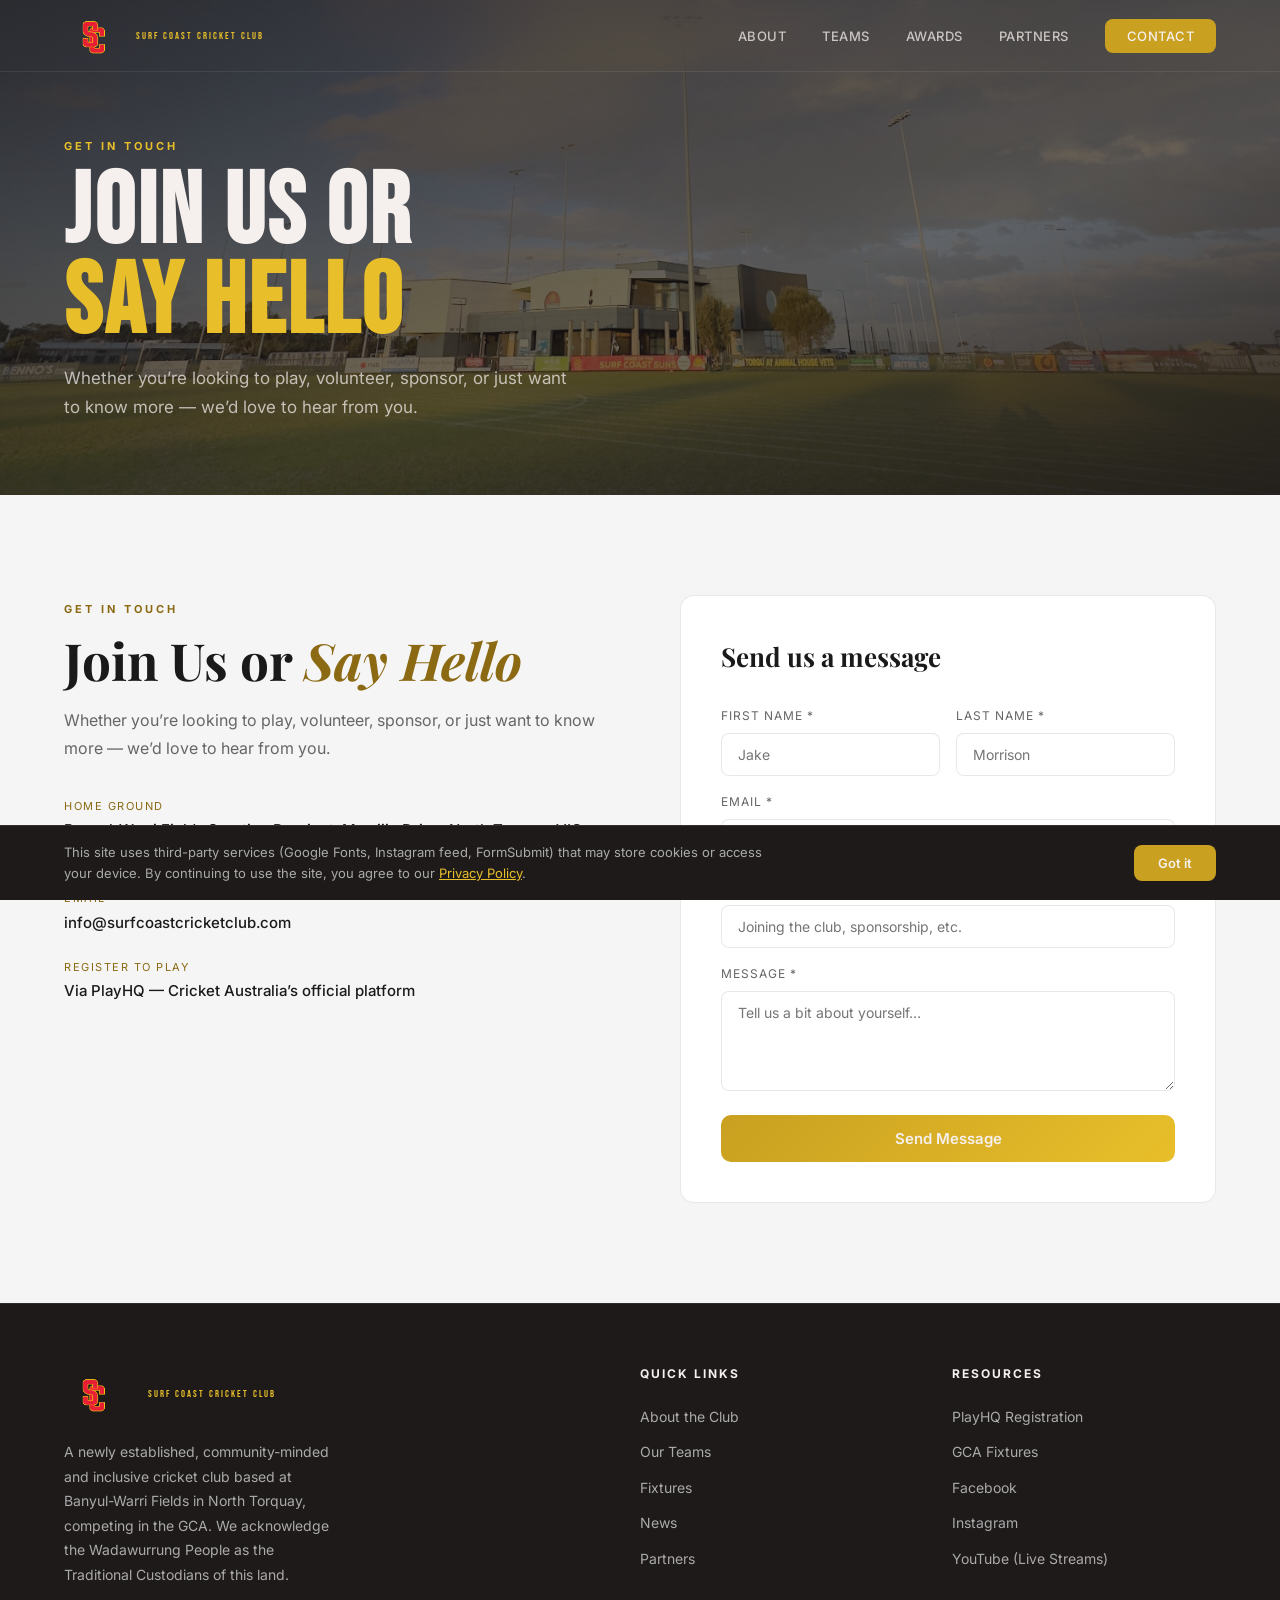
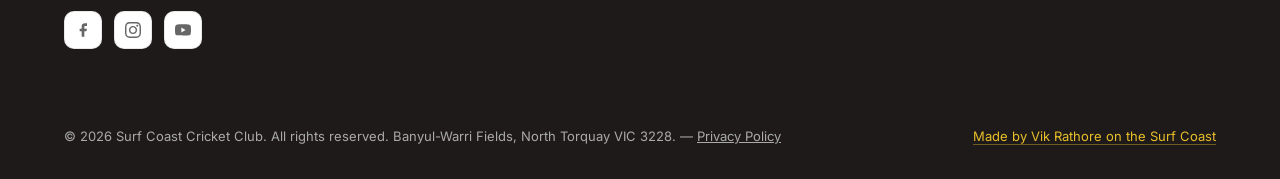
<file: contact.html>
<!DOCTYPE html>
<html lang="en">
<head>
  <meta charset="UTF-8" />
  <meta name="viewport" content="width=device-width, initial-scale=1.0, viewport-fit=cover" />
  <meta name="theme-color" content="#232323" />
  <link rel="icon" type="image/png" href="assets/images/favicon.png" />
  <title>Contact | Surf Coast Cricket Club</title>
  <meta name="description" content="Get in touch with Surf Coast Cricket Club. Join us to play, volunteer, or partner — or just say hello. Based at Banyul-Warri Fields, North Torquay VIC." />
  <meta property="og:type" content="website" />
  <meta property="og:url" content="https://www.surfcoastcricketclub.com/contact" />
  <meta property="og:title" content="Contact | Surf Coast Cricket Club" />
  <meta property="og:description" content="Join us to play, volunteer, or partner. Based at Banyul-Warri Fields, North Torquay VIC." />
  <meta property="og:image" content="https://www.surfcoastcricketclub.com/assets/images/sccc-logo.png" />
  <meta name="twitter:card" content="summary_large_image" />
  <meta name="twitter:title" content="Contact | Surf Coast Cricket Club" />
  <meta name="twitter:description" content="Join us to play, volunteer, or partner. Based at Banyul-Warri Fields, North Torquay VIC." />
  <meta name="twitter:image" content="https://www.surfcoastcricketclub.com/assets/images/sccc-logo.png" />
  <link rel="canonical" href="https://www.surfcoastcricketclub.com/contact" />
  <link rel="preconnect" href="https://fonts.googleapis.com" />
  <link rel="preconnect" href="https://fonts.gstatic.com" crossorigin />
  <link href="https://fonts.googleapis.com/css2?family=Bebas+Neue&family=Inter:wght@300;400;500;600;700&family=Playfair+Display:ital,wght@0,700;1,500&display=swap" rel="stylesheet" />
  <style>
    *, *::before, *::after { box-sizing: border-box; margin: 0; padding: 0; }
    :root {
      --navy:    #F5F5F5;
      --navy-mid:#EBEBEB;
      --teal:    #C9A020;
      --teal-lt: #E8BF2A;
      --gold-ink: #8C6A14; /* teal-lt darkened for AA text contrast on light section backgrounds */
      --green:   #E8001C;
      --gold:    #FF2233;
      --white:   #F5F0EE;
      --muted:   #666666;
      --card-bg: #FFFFFF;
      --border:  rgba(0,0,0,0.09);
      --radius:  14px;
      --shadow:  0 12px 40px rgba(0,0,0,0.10);
    }
    html { scroll-behavior: smooth; }
    body { font-family: 'Inter', sans-serif; background: var(--navy); color: #1A1A1A; overflow-x: hidden; line-height: 1.6; }
    ::-webkit-scrollbar { width: 6px; }
    ::-webkit-scrollbar-track { background: var(--navy); }
    ::-webkit-scrollbar-thumb { background: var(--teal); border-radius: 3px; }

    /* NAV */
    /* PAGE SPLASH */
    #page-splash { position: fixed; inset: 0; z-index: 9999; background: #232323; display: flex; align-items: center; justify-content: center; transition: opacity 0.5s ease, visibility 0.5s ease; }
    #page-splash.hidden { opacity: 0; visibility: hidden; pointer-events: none; }
    #page-splash img { width: min(220px, 55vw); animation: pageSplashIn 0.4s ease forwards; }
    @keyframes pageSplashIn { from { opacity: 0; transform: scale(0.92); } to { opacity: 1; transform: scale(1); } }

    nav { position: fixed; top: 0; left: 0; right: 0; z-index: 1000; display: flex; align-items: center; justify-content: space-between; padding: env(safe-area-inset-top) 5% 0; height: calc(72px + env(safe-area-inset-top)); background: transparent; backdrop-filter: blur(20px); border-bottom: 1px solid rgba(255,255,255,0.08); transition: background 1s ease; }
    .nav-logo { display: flex; align-items: center; gap: 12px; text-decoration: none; }
    .nav-logo-badge { width: 60px; height: 60px; object-fit: contain; flex-shrink: 0; }
    .nav-logo-text { line-height: 1.2; }
    .nav-logo-text span:first-child { display: block; font-family: 'Bebas Neue', sans-serif; font-size: 30px; letter-spacing: 1px; color: var(--white); }
    .nav-logo-text span:last-child { display: block; font-size: 10px; letter-spacing: 2px; text-transform: uppercase; color: var(--teal-lt); }
    .nav-links { display: flex; align-items: center; gap: 36px; list-style: none; }
    .nav-links a { text-decoration: none; color: rgba(245,240,238,0.75); font-size: 13px; font-weight: 500; letter-spacing: 0.5px; text-transform: uppercase; transition: color 0.2s; position: relative; }
    .nav-links a::after { content: ''; position: absolute; left: 0; bottom: -4px; width: 0; height: 2px; background: var(--teal-lt); transition: width 0.25s; }
    .nav-links a:hover { color: #FFFFFF; }
    .nav-links a:hover::after { width: 100%; }
    .nav-cta { padding: 9px 22px; background: var(--teal); color: var(--white) !important; border-radius: 8px; transition: background 0.2s, transform 0.15s !important; }
    .nav-cta::after { display: none !important; }
    .nav-cta:hover { background: var(--teal-lt) !important; transform: translateY(-1px); }
    .nav-hamburger { display: none; flex-direction: column; gap: 5px; cursor: pointer; padding: 4px; border: none; background: none; }
    .nav-hamburger span { display: block; width: 24px; height: 2px; background: var(--white); border-radius: 2px; transition: transform 0.3s, opacity 0.3s; }
    .nav-mobile { display: none; flex-direction: column; position: fixed; top: calc(72px + env(safe-area-inset-top)); left: 0; right: 0; background: #2D2D2D; border-bottom: 1px solid rgba(255,255,255,0.08); padding: 24px calc(5% + env(safe-area-inset-right)) calc(24px + env(safe-area-inset-bottom)) calc(5% + env(safe-area-inset-left)); gap: 20px; z-index: 999; }
    .nav-mobile.open { display: flex; }
    .nav-mobile a { text-decoration: none; color: var(--muted); font-size: 15px; font-weight: 500; letter-spacing: 0.5px; text-transform: uppercase; transition: color 0.2s; }
    .nav-mobile a:hover { color: var(--white); }

    /* PAGE HERO */
    .page-hero {
      position: relative;
      background:
        linear-gradient(160deg, rgba(30,26,26,0.88) 0%, rgba(30,26,26,0.60) 60%, rgba(30,26,26,0.92) 100%),
        url('assets/images/hero-bg.jpg') center 60%/cover no-repeat;
      min-height: 360px;
      display: flex; align-items: flex-end;
      padding: calc(72px + env(safe-area-inset-top) + 60px) 5% 72px;
      overflow: hidden;
    }
    .page-hero-content { position: relative; z-index: 2; max-width: 700px; animation: fadeUp 0.8s ease both; }
    .page-hero-label { display: inline-block; font-size: 11px; font-weight: 700; letter-spacing: 3px; text-transform: uppercase; color: var(--teal-lt); margin-bottom: 12px; }
    .page-hero-title { font-family: 'Bebas Neue', sans-serif; font-size: clamp(56px, 8vw, 100px); line-height: 0.9; letter-spacing: 3px; color: #F5F0EE; }
    .page-hero-title em { font-style: normal; color: var(--teal-lt); }
    .page-hero-desc { margin-top: 16px; font-size: clamp(15px, 1.7vw, 17px); color: rgba(245,240,238,0.72); max-width: 520px; line-height: 1.75; }
    @media (max-width: 768px) { .page-hero { min-height: 260px; padding-bottom: 48px; } }

    /* SECTIONS */
    section { padding: 100px 5%; }
    .section-label { display: inline-block; font-size: 11px; font-weight: 700; letter-spacing: 3px; text-transform: uppercase; color: var(--gold-ink); margin-bottom: 12px; }
    .section-title { font-family: 'Playfair Display', serif; font-size: clamp(30px, 4vw, 52px); line-height: 1.15; color: #1A1A1A; }
    .section-title em { font-style: italic; color: var(--gold-ink); }
    .section-desc { color: var(--muted); font-size: 16px; max-width: 560px; margin-top: 16px; line-height: 1.75; }
    .reveal { opacity: 0; transform: translateY(36px); transition: opacity 0.7s ease, transform 0.7s ease; }
    .reveal.visible { opacity: 1; transform: translateY(0); }

    /* CONTACT */
    #contact { display: grid; grid-template-columns: 1fr 1fr; gap: 80px; align-items: start; }
    .contact-items { margin-top: 36px; display: flex; flex-direction: column; gap: 24px; }
    .contact-item { display: flex; gap: 16px; }
    .contact-label { font-size: 11px; letter-spacing: 1.5px; text-transform: uppercase; color: var(--gold-ink); }
    .contact-val { font-size: 15px; font-weight: 500; margin-top: 3px; }
    .contact-form { background: var(--card-bg); border: 1px solid var(--border); border-radius: var(--radius); padding: 40px; }
    .form-title { font-family: 'Playfair Display', serif; font-size: 26px; margin-bottom: 28px; color: #1A1A1A; }
    .form-row { display: grid; grid-template-columns: 1fr 1fr; gap: 16px; }
    .form-group { display: flex; flex-direction: column; gap: 8px; margin-bottom: 16px; }
    .form-label { font-size: 12px; letter-spacing: 1px; text-transform: uppercase; color: var(--muted); }
    .form-input, .form-textarea { background: #FFFFFF; border: 1px solid var(--border); border-radius: 8px; padding: 12px 16px; color: #1A1A1A; font-family: 'Inter', sans-serif; font-size: 14px; outline: none; transition: border-color 0.2s; width: 100%; }
    .form-input:focus, .form-textarea:focus { border-color: var(--teal-lt); }
    .form-textarea { resize: vertical; min-height: 100px; }
    .form-submit { width: 100%; padding: 14px; background: linear-gradient(135deg, var(--teal), var(--teal-lt)); border: none; border-radius: 10px; color: var(--white); font-family: 'Inter', sans-serif; font-size: 15px; font-weight: 600; cursor: pointer; transition: opacity 0.2s, transform 0.2s; margin-top: 8px; }
    .form-submit:hover { opacity: 0.9; transform: translateY(-1px); }

    /* FOOTER */
    footer { background: #1E1A1A; border-top: 1px solid rgba(255,255,255,0.08); padding: 60px 5% calc(32px + env(safe-area-inset-bottom)); }
    .footer-grid { display: grid; grid-template-columns: 2fr 1fr 1fr; gap: 48px; padding-bottom: 48px; border-bottom: 1px solid var(--border); }
    .footer-brand-desc { color: #AAAAAA; font-size: 14px; line-height: 1.75; margin-top: 16px; max-width: 280px; }
    .footer-socials { display: flex; gap: 12px; margin-top: 24px; }
    .social-btn { width: 38px; height: 38px; border-radius: 10px; background: var(--card-bg); border: 1px solid var(--border); display: flex; align-items: center; justify-content: center; text-decoration: none; color: var(--muted); transition: all 0.2s; }
    .social-btn:hover { background: var(--teal); color: var(--white); border-color: var(--teal); }
    .footer-col-title { font-size: 12px; font-weight: 700; letter-spacing: 2px; text-transform: uppercase; color: var(--white); margin-bottom: 20px; }
    .footer-links { list-style: none; display: flex; flex-direction: column; gap: 10px; }
    .footer-links a { text-decoration: none; color: #AAAAAA; font-size: 14px; transition: color 0.2s; }
    .footer-links a:hover { color: var(--teal-lt); }
    .footer-bottom { padding-top: 28px; display: flex; justify-content: space-between; align-items: center; gap: 16px; flex-wrap: wrap; }
    .footer-copy { font-size: 13px; color: #AAAAAA; }

    @keyframes fadeUp { from { opacity: 0; transform: translateY(28px); } to { opacity: 1; transform: translateY(0); } }

    /* RESPONSIVE */
    @media (max-width: 1024px) { #contact { grid-template-columns: 1fr; } .footer-grid { grid-template-columns: 1fr 1fr; } }
    @media (max-width: 768px) {
      section { padding: 72px 5%; }
      .nav-links { display: none; }
      .nav-hamburger { display: flex; }
      .form-row { grid-template-columns: 1fr; }
      .footer-grid { grid-template-columns: 1fr; }
    }
    @media (max-width: 480px) { section { padding: 52px 5%; } }
    @media (orientation: landscape) and (max-width: 1024px) {
      nav { padding-left: calc(5% + env(safe-area-inset-left)); padding-right: calc(5% + env(safe-area-inset-right)); }
      section { padding-left: calc(5% + env(safe-area-inset-left)); padding-right: calc(5% + env(safe-area-inset-right)); }
    }
  </style>
</head>
<body>

<div id="page-splash" aria-hidden="true">
  <img src="/assets/images/sccc-logo.png" alt="" />
</div>

<!-- NAV -->
<nav id="navbar">
  <a href="/" class="nav-logo" aria-label="Surf Coast Cricket Club Home">
    <img class="nav-logo-badge" src="assets/images/sccc-logo.png" alt="Surf Coast Cricket Club logo" />
    <div class="nav-logo-text">
      <span>Surf Coast Cricket Club</span>
    </div>
  </a>
  <ul class="nav-links" role="list">
    <li><a href="/about">About</a></li>
    <li><a href="/teams">Teams</a></li>
    <li><a href="/awards">Awards</a></li>
    <li><a href="/partners">Partners</a></li>
    <li><a href="/contact" class="nav-cta">Contact</a></li>
  </ul>
  <button class="nav-hamburger" id="hamburger" aria-label="Toggle menu" aria-expanded="false">
    <span></span><span></span><span></span>
  </button>
</nav>

<div class="nav-mobile" id="mobileNav" role="navigation" aria-label="Mobile navigation">
  <a href="/about"    onclick="closeMenu()">About</a>
  <a href="/teams"    onclick="closeMenu()">Teams</a>
  <a href="/awards"   onclick="closeMenu()">Awards</a>
  <a href="/partners" onclick="closeMenu()">Partners</a>
  <a href="/contact"  onclick="closeMenu()" style="color:var(--teal-lt);font-weight:600;">Contact &rarr;</a>
</div>

<!-- PAGE HERO -->
<div class="page-hero" role="banner">
  <div class="page-hero-content">
    <span class="page-hero-label">Get In Touch</span>
    <h1 class="page-hero-title">Join Us or<br><em>Say Hello</em></h1>
    <p class="page-hero-desc">Whether you&rsquo;re looking to play, volunteer, sponsor, or just want to know more &mdash; we&rsquo;d love to hear from you.</p>
  </div>
</div>

<!-- CONTACT -->
<section id="contact" aria-labelledby="contact-title">
  <div class="contact-info reveal">
    <span class="section-label">Get In Touch</span>
    <h2 class="section-title" id="contact-title">Join Us or <em>Say Hello</em></h2>
    <p class="section-desc">Whether you&rsquo;re looking to play, volunteer, sponsor, or just want to know more &mdash; we&rsquo;d love to hear from you.</p>

    <div class="contact-items" role="list">
      <div class="contact-item" role="listitem">
        <div>
          <div class="contact-label">Home Ground</div>
          <div class="contact-val">Banyul-Warri Fields Sporting Precinct, Merrijig Drive, North Torquay VIC 3228</div>
        </div>
      </div>
      <div class="contact-item" role="listitem">
        <div>
          <div class="contact-label">Email</div>
          <div class="contact-val">info@surfcoastcricketclub.com</div>
        </div>
      </div>
      <div class="contact-item" role="listitem">
        <div>
          <div class="contact-label">Register to Play</div>
          <div class="contact-val">Via PlayHQ &mdash; Cricket Australia&rsquo;s official platform</div>
        </div>
      </div>
    </div>
  </div>

  <div class="contact-form reveal" style="transition-delay:0.15s">
    <h3 class="form-title">Send us a message</h3>
    <form action="https://formsubmit.co/info@surfcoastcricketclub.com" method="POST" onsubmit="handleSubmit(event)">
      <input type="text" name="_honey" style="display:none" tabindex="-1" autocomplete="off" aria-hidden="true" />
      <input type="hidden" name="_autoresponse" value="Thanks for getting in touch with Surf Coast Cricket Club! We've received your message and will get back to you soon. In the meantime, follow us on Instagram @surfcoastcricketclub or visit surfcoastcricketclub.com. Cheers, the Surf Coast CC team." />
      <input type="hidden" id="form_replyto" name="_replyto" value="" />
      <div class="form-row">
        <div class="form-group">
          <label class="form-label" for="fname">First Name <span aria-hidden="true">*</span></label>
          <input class="form-input" type="text" id="fname" name="fname" required autocomplete="given-name" placeholder="Jake" />
          <span class="form-error" id="err-fname" style="display:none;color:var(--green);font-size:12px;margin-top:4px;">Please enter your first name.</span>
        </div>
        <div class="form-group">
          <label class="form-label" for="lname">Last Name <span aria-hidden="true">*</span></label>
          <input class="form-input" type="text" id="lname" name="lname" required autocomplete="family-name" placeholder="Morrison" />
          <span class="form-error" id="err-lname" style="display:none;color:var(--green);font-size:12px;margin-top:4px;">Please enter your last name.</span>
        </div>
      </div>
      <div class="form-group">
        <label class="form-label" for="email">Email <span aria-hidden="true">*</span></label>
        <input class="form-input" type="email" id="email" name="email" required autocomplete="email" placeholder="jake@example.com" />
        <span class="form-error" id="err-email" style="display:none;color:var(--green);font-size:12px;margin-top:4px;">Please enter a valid email address.</span>
      </div>
      <div class="form-group">
        <label class="form-label" for="subject">Subject</label>
        <input class="form-input" type="text" id="subject" name="subject" placeholder="Joining the club, sponsorship, etc." />
      </div>
      <div class="form-group">
        <label class="form-label" for="message">Message <span aria-hidden="true">*</span></label>
        <textarea class="form-textarea" id="message" name="message" required placeholder="Tell us a bit about yourself&hellip;"></textarea>
        <span class="form-error" id="err-message" style="display:none;color:var(--green);font-size:12px;margin-top:4px;">Please enter a message.</span>
      </div>
      <button class="form-submit" type="submit">Send Message</button>
    </form>
  </div>
</section>

<!-- FOOTER -->
<footer>
  <div class="footer-grid">
    <div>
      <a href="/" class="nav-logo" aria-label="Surf Coast Cricket Club Home">
        <img class="nav-logo-badge" src="assets/images/sccc-logo.png" alt="Surf Coast Cricket Club logo" />
        <div class="nav-logo-text" style="margin-left:12px;"><span>Surf Coast Cricket Club</span></div>
      </a>
      <p class="footer-brand-desc">A newly established, community-minded and inclusive cricket club based at Banyul-Warri Fields in North Torquay, competing in the GCA. We acknowledge the Wadawurrung People as the Traditional Custodians of this land.</p>
      <div class="footer-socials" role="list" aria-label="Social media">
        <a class="social-btn" href="https://www.facebook.com/surfcoastcricketclub/" target="_blank" rel="noopener" role="listitem" aria-label="Facebook"><svg width="16" height="16" viewBox="0 0 24 24" fill="currentColor" aria-hidden="true"><path d="M18 2h-3a5 5 0 00-5 5v3H7v4h3v8h4v-8h3l1-4h-4V7a1 1 0 011-1h3z"/></svg></a>
        <a class="social-btn" href="https://www.instagram.com/surfcoastcricketclub/" target="_blank" rel="noopener" role="listitem" aria-label="Instagram"><svg width="16" height="16" viewBox="0 0 24 24" fill="currentColor" aria-hidden="true"><path d="M12 2.163c3.204 0 3.584.012 4.85.07 3.252.148 4.771 1.691 4.919 4.919.058 1.265.069 1.645.069 4.849 0 3.205-.012 3.584-.069 4.849-.149 3.225-1.664 4.771-4.919 4.919-1.266.058-1.644.07-4.85.07-3.204 0-3.584-.012-4.849-.07-3.26-.149-4.771-1.699-4.919-4.92-.058-1.265-.07-1.644-.07-4.849 0-3.204.013-3.583.07-4.849.149-3.227 1.664-4.771 4.919-4.919 1.266-.057 1.645-.069 4.849-.069zm0-2.163c-3.259 0-3.667.014-4.947.072-4.358.2-6.78 2.618-6.98 6.98-.059 1.281-.073 1.689-.073 4.948 0 3.259.014 3.668.072 4.948.2 4.358 2.618 6.78 6.98 6.98 1.281.058 1.689.072 4.948.072 3.259 0 3.668-.014 4.948-.072 4.354-.2 6.782-2.618 6.979-6.98.059-1.28.073-1.689.073-4.948 0-3.259-.014-3.667-.072-4.947-.196-4.354-2.617-6.78-6.979-6.98-1.281-.059-1.69-.073-4.949-.073zm0 5.838c-3.403 0-6.162 2.759-6.162 6.162s2.759 6.163 6.162 6.163 6.162-2.759 6.162-6.163c0-3.403-2.759-6.162-6.162-6.162zm0 10.162c-2.209 0-4-1.79-4-4 0-2.209 1.791-4 4-4s4 1.791 4 4c0 2.21-1.791 4-4 4zm6.406-11.845c-.796 0-1.441.645-1.441 1.44s.645 1.44 1.441 1.44c.795 0 1.439-.645 1.439-1.44s-.644-1.44-1.439-1.44z"/></svg></a>
        <a class="social-btn" href="https://www.youtube.com/@surfcoastcricketclub" target="_blank" rel="noopener" role="listitem" aria-label="YouTube"><svg width="16" height="16" viewBox="0 0 24 24" fill="currentColor" aria-hidden="true"><path d="M23.498 6.186a3.016 3.016 0 0 0-2.122-2.136C19.505 3.545 12 3.545 12 3.545s-7.505 0-9.377.505A3.017 3.017 0 0 0 .502 6.186C0 8.07 0 12 0 12s0 3.93.502 5.814a3.016 3.016 0 0 0 2.122 2.136c1.871.505 9.376.505 9.376.505s7.505 0 9.377-.505a3.015 3.015 0 0 0 2.122-2.136C24 15.93 24 12 24 12s0-3.93-.502-5.814zM9.545 15.568V8.432L15.818 12l-6.273 3.568z"/></svg></a>
      </div>
    </div>
    <div>
      <h4 class="footer-col-title">Quick Links</h4>
      <ul class="footer-links">
        <li><a href="/about">About the Club</a></li>
        <li><a href="/teams">Our Teams</a></li>
        <li><a href="/teams#fixtures">Fixtures</a></li>
        <li><a href="/#news">News</a></li>
        <li><a href="/partners">Partners</a></li>
      </ul>
    </div>
    <div>
      <h4 class="footer-col-title">Resources</h4>
      <ul class="footer-links">
        <li><a href="https://www.playhq.com/cricket-australia/org/surf-coast-cricket-club/e23be353" target="_blank" rel="noopener">PlayHQ Registration</a></li>
        <li><a href="https://www.playhq.com/cricket-australia/org/surf-coast-cricket-club/e23be353" target="_blank" rel="noopener">GCA Fixtures</a></li>
        <li><a href="https://www.facebook.com/surfcoastcricketclub/" target="_blank" rel="noopener">Facebook</a></li>
        <li><a href="https://www.instagram.com/surfcoastcricketclub/" target="_blank" rel="noopener">Instagram</a></li>
        <li><a href="https://www.youtube.com/@surfcoastcricketclub" target="_blank" rel="noopener">YouTube (Live Streams)</a></li>
      </ul>
    </div>
  </div>
  <div class="footer-bottom">
    <p class="footer-copy">&copy; 2026 Surf Coast Cricket Club. All rights reserved. Banyul-Warri Fields, North Torquay VIC 3228. &mdash; <a href="/privacy" style="color:#AAAAAA;text-decoration:underline;">Privacy Policy</a></p>
    <p class="footer-copy" style="color:var(--teal-lt);"><a href="https://stxacy.github.io" target="_blank" rel="noopener" style="color:inherit;text-decoration:none;border-bottom:1px solid rgba(232,191,42,0.4);transition:border-color 0.2s;" onmouseover="this.style.borderColor='var(--teal-lt)'" onmouseout="this.style.borderColor='rgba(232,191,42,0.4)'">Made by Vik Rathore on the Surf Coast</a></p>
  </div>
</footer>

<div id="cookie-banner" style="display:none;position:fixed;bottom:0;left:0;right:0;z-index:9998;background:#1E1A1A;border-top:1px solid rgba(255,255,255,0.1);padding:16px 5%;align-items:center;justify-content:space-between;gap:16px;flex-wrap:wrap;">
  <p style="color:#AAAAAA;font-size:13px;line-height:1.6;margin:0;max-width:700px;">
    This site uses third-party services (Google Fonts, Instagram feed, FormSubmit) that may store cookies or access your device. By continuing to use the site, you agree to our <a href="/privacy" style="color:var(--teal-lt);text-decoration:underline;">Privacy Policy</a>.
  </p>
  <button onclick="dismissCookieBanner()" style="flex-shrink:0;padding:10px 24px;background:var(--teal);border:none;border-radius:8px;color:#F5F0EE;font-family:'Inter',sans-serif;font-size:13px;font-weight:600;cursor:pointer;white-space:nowrap;">Got it</button>
</div>

<script>
  (function() { const ps = document.getElementById('page-splash'); setTimeout(() => ps.classList.add('hidden'), 550); })();

  const navbar = document.getElementById('navbar');
  window.addEventListener('scroll', () => { navbar.style.background = window.scrollY > 60 ? 'rgba(30,26,26,0.97)' : 'transparent'; }, { passive: true });
  const hamburger = document.getElementById('hamburger');
  const mobileNav = document.getElementById('mobileNav');
  let menuOpen = false;
  hamburger.addEventListener('click', () => {
    menuOpen = !menuOpen; mobileNav.classList.toggle('open', menuOpen);
    hamburger.setAttribute('aria-expanded', String(menuOpen));
    const spans = hamburger.querySelectorAll('span');
    if (menuOpen) { spans[0].style.transform='rotate(45deg) translate(5px,5px)'; spans[1].style.opacity='0'; spans[2].style.transform='rotate(-45deg) translate(5px,-5px)'; }
    else { spans.forEach(s => { s.style.transform=''; s.style.opacity=''; }); }
  });
  function closeMenu() {
    menuOpen = false; mobileNav.classList.remove('open');
    hamburger.setAttribute('aria-expanded','false');
    hamburger.querySelectorAll('span').forEach(s => { s.style.transform=''; s.style.opacity=''; });
  }
  const revealEls = document.querySelectorAll('.reveal');
  const revealObs = new IntersectionObserver(entries => {
    entries.forEach(e => { if (e.isIntersecting) { e.target.classList.add('visible'); revealObs.unobserve(e.target); } });
  }, { threshold: 0.12, rootMargin: '0px 0px -40px 0px' });
  revealEls.forEach(el => revealObs.observe(el));

  function handleSubmit(e) {
    e.preventDefault();
    const form = e.target;

    const fields = [
      { id: 'fname',   errId: 'err-fname',   test: function(v){ return v.trim().length > 0; } },
      { id: 'lname',   errId: 'err-lname',   test: function(v){ return v.trim().length > 0; } },
      { id: 'email',   errId: 'err-email',   test: function(v){ return /^[^\s@]+@[^\s@]+\.[^\s@]+$/.test(v.trim()); } },
      { id: 'message', errId: 'err-message', test: function(v){ return v.trim().length > 0; } },
    ];
    var valid = true;
    fields.forEach(function(f) {
      var input = form.querySelector('#' + f.id);
      var err   = form.querySelector('#' + f.errId);
      if (!f.test(input.value)) {
        input.style.borderColor = 'var(--green)';
        err.style.display = 'block';
        valid = false;
      } else {
        input.style.borderColor = '';
        err.style.display = 'none';
      }
    });
    if (!valid) return;

    const btn = form.querySelector('.form-submit');
    btn.textContent = 'Sending…';
    btn.disabled = true;

    form.querySelector('#form_replyto').value = form.querySelector('#email').value.trim();

    const data = new FormData(form);
    fetch('https://formsubmit.co/ajax/info@surfcoastcricketclub.com', {
      method: 'POST',
      headers: { 'Accept': 'application/json' },
      body: data
    })
    .then(r => r.json())
    .then(res => {
      if (res.success === 'true' || res.success === true) {
        btn.textContent = '✓ Message Sent!';
        btn.style.background = 'linear-gradient(135deg,#1a9e5f,#3ddc84)';
        form.reset();
      } else { throw new Error('failed'); }
    })
    .catch(() => {
      btn.textContent = 'Error — try again';
      btn.style.background = 'linear-gradient(135deg,#c0001a,#e8001c)';
    })
    .finally(() => {
      setTimeout(() => { btn.textContent = 'Send Message'; btn.style.background = ''; btn.disabled = false; }, 3500);
    });
  }

  (function() {
    if (!localStorage.getItem('cookieConsent')) {
      var b = document.getElementById('cookie-banner');
      b.style.display = 'flex';
    }
  })();
  function dismissCookieBanner() {
    localStorage.setItem('cookieConsent', '1');
    document.getElementById('cookie-banner').style.display = 'none';
  }
</script>
</body>
</html>
</file>
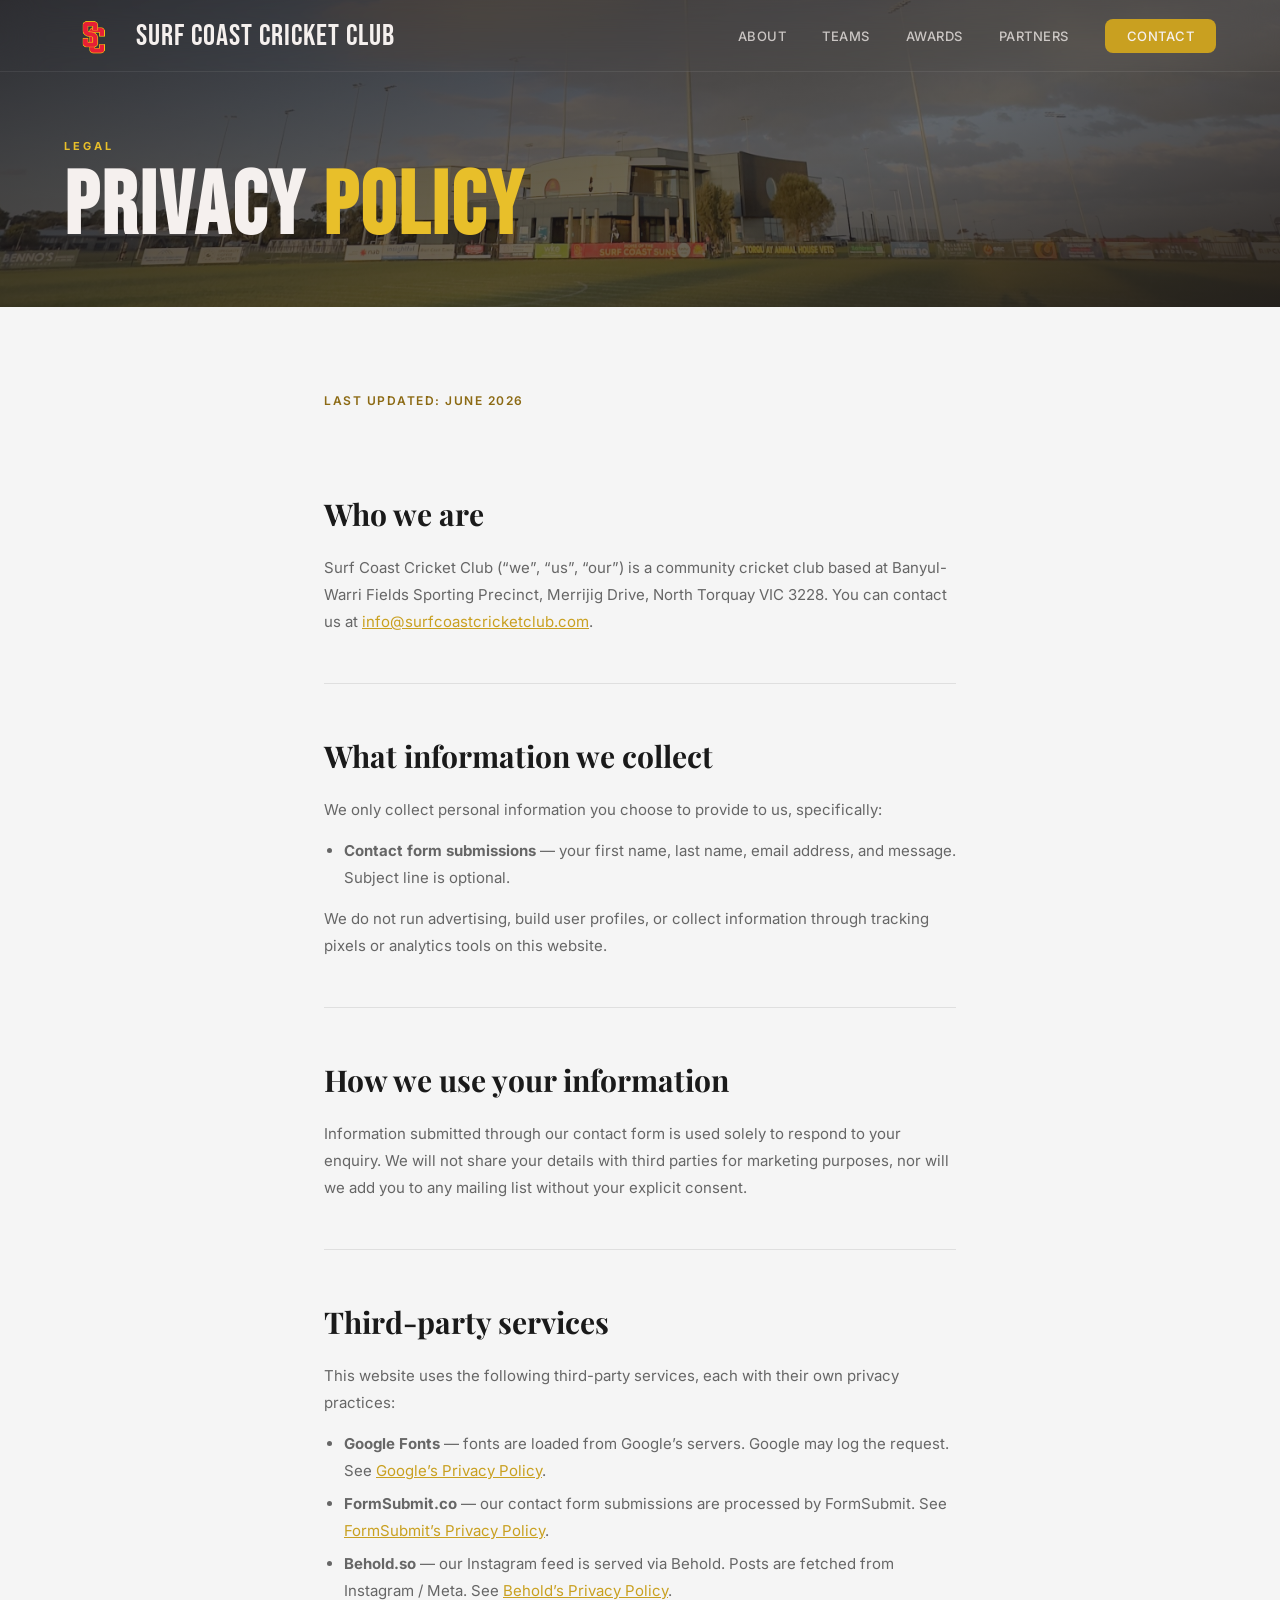
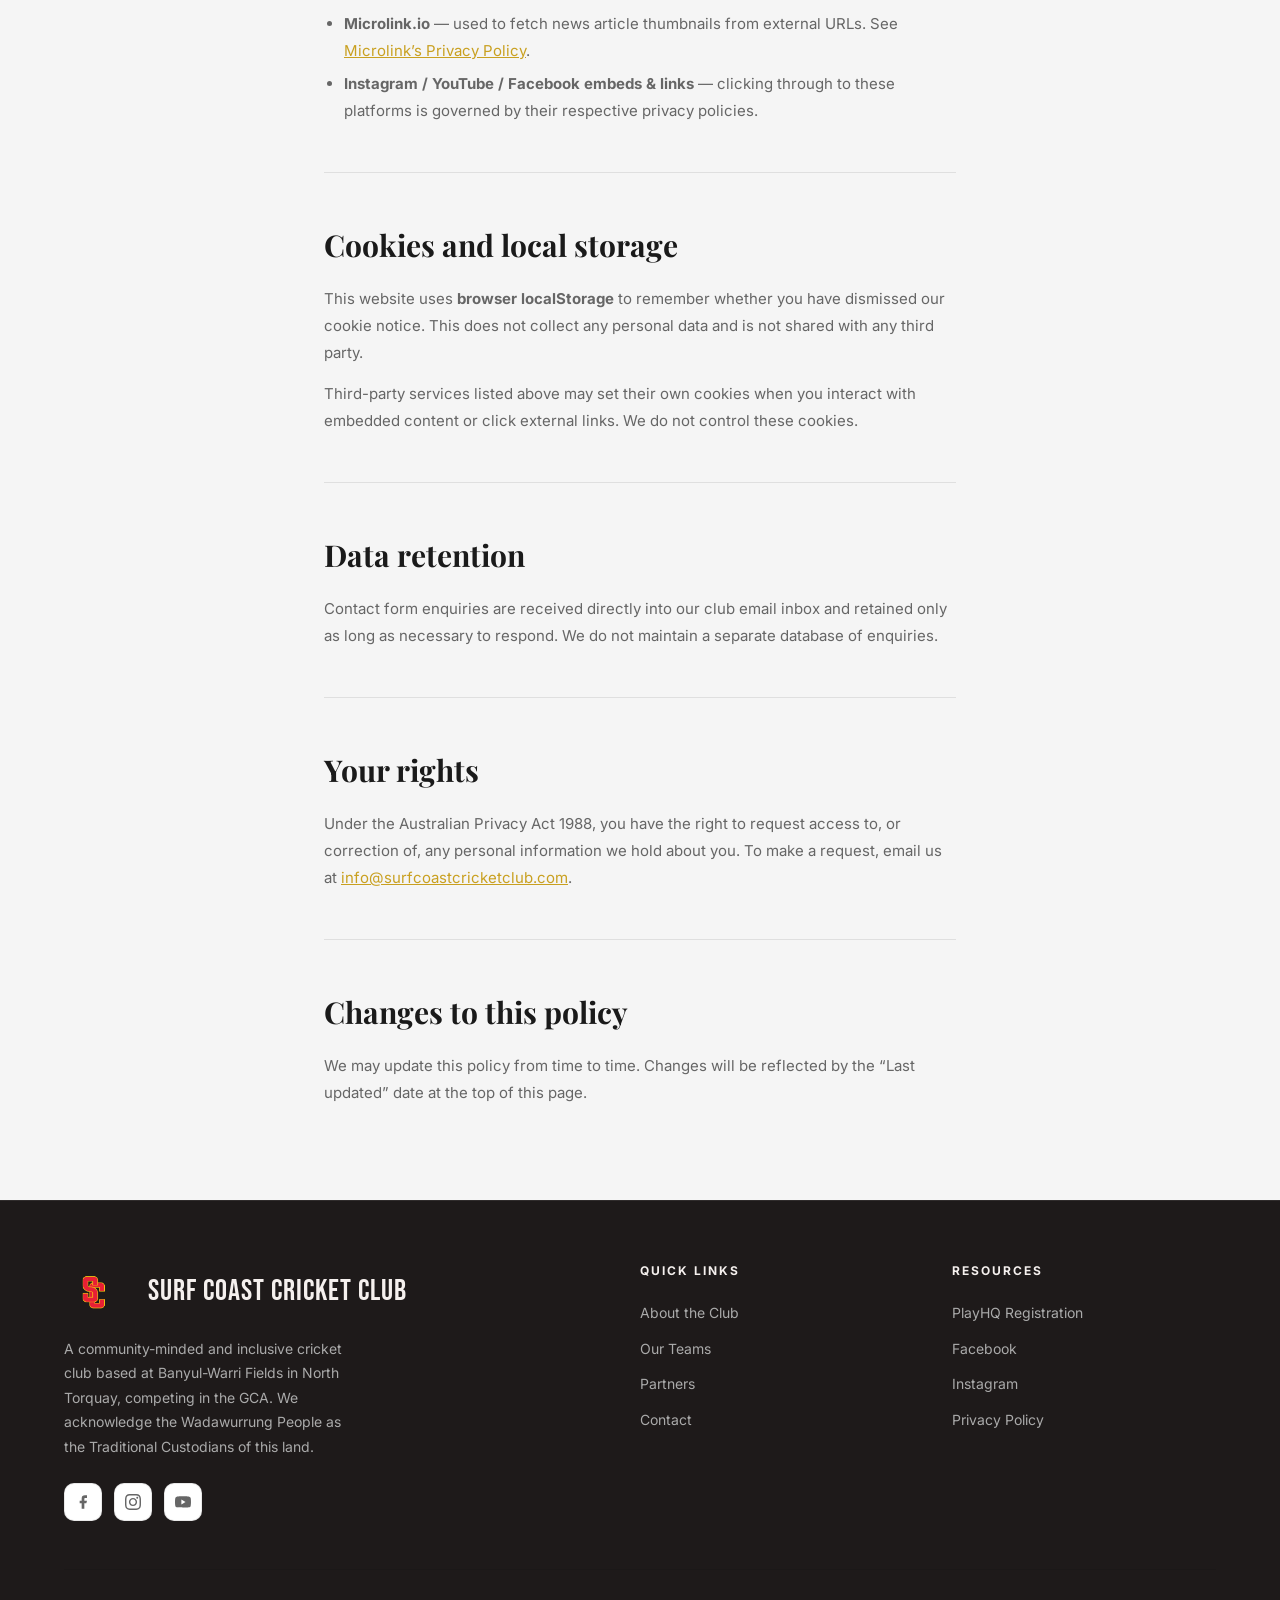
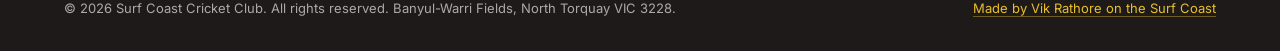
<file: privacy.html>
<!DOCTYPE html>
<html lang="en">
<head>
  <meta charset="UTF-8" />
  <meta name="viewport" content="width=device-width, initial-scale=1.0, viewport-fit=cover" />
  <meta name="theme-color" content="#232323" />
  <link rel="icon" type="image/png" href="/assets/images/favicon.png" />
  <title>Privacy Policy | Surf Coast Cricket Club</title>
  <meta name="description" content="Privacy Policy for Surf Coast Cricket Club — how we collect, use, and protect your personal information." />
  <meta property="og:type" content="website" />
  <meta property="og:url" content="https://www.surfcoastcricketclub.com/privacy" />
  <meta property="og:title" content="Privacy Policy | Surf Coast Cricket Club" />
  <meta property="og:image" content="https://www.surfcoastcricketclub.com/assets/images/sccc-logo.png" />
  <link rel="canonical" href="https://www.surfcoastcricketclub.com/privacy" />
  <link rel="preconnect" href="https://fonts.googleapis.com" />
  <link rel="preconnect" href="https://fonts.gstatic.com" crossorigin />
  <link href="https://fonts.googleapis.com/css2?family=Bebas+Neue&family=Inter:wght@300;400;500;600;700&family=Playfair+Display:ital,wght@0,700;1,500&display=swap" rel="stylesheet" />
  <style>
    *, *::before, *::after { box-sizing: border-box; margin: 0; padding: 0; }
    :root {
      --navy:    #F5F5F5;
      --navy-mid:#EBEBEB;
      --teal:    #C9A020;
      --teal-lt: #E8BF2A;
      --gold-ink: #8C6A14; /* teal-lt darkened for AA text contrast on light section backgrounds */
      --green:   #E8001C;
      --white:   #F5F0EE;
      --muted:   #666666;
      --card-bg: #FFFFFF;
      --border:  rgba(0,0,0,0.09);
      --radius:  14px;
    }
    html { scroll-behavior: smooth; }
    body { font-family: 'Inter', sans-serif; background: var(--navy); color: #1A1A1A; overflow-x: hidden; line-height: 1.6; }
    ::-webkit-scrollbar { width: 6px; }
    ::-webkit-scrollbar-track { background: var(--navy); }
    ::-webkit-scrollbar-thumb { background: var(--teal); border-radius: 3px; }

    /* PAGE SPLASH */
    #page-splash { position: fixed; inset: 0; z-index: 9999; background: #232323; display: flex; align-items: center; justify-content: center; transition: opacity 0.5s ease, visibility 0.5s ease; }
    #page-splash.hidden { opacity: 0; visibility: hidden; pointer-events: none; }
    #page-splash img { width: min(220px, 55vw); animation: pageSplashIn 0.4s ease forwards; }
    @keyframes pageSplashIn { from { opacity: 0; transform: scale(0.92); } to { opacity: 1; transform: scale(1); } }

    /* NAV */
    nav { position: fixed; top: 0; left: 0; right: 0; z-index: 1000; display: flex; align-items: center; justify-content: space-between; padding: env(safe-area-inset-top) 5% 0; height: calc(72px + env(safe-area-inset-top)); background: transparent; backdrop-filter: blur(20px); border-bottom: 1px solid rgba(255,255,255,0.08); transition: background 1s ease; }
    .nav-logo { display: flex; align-items: center; gap: 12px; text-decoration: none; }
    .nav-logo-badge { width: 60px; height: 60px; object-fit: contain; flex-shrink: 0; }
    .nav-logo-text span:first-child { display: block; font-family: 'Bebas Neue', sans-serif; font-size: 30px; letter-spacing: 1px; color: var(--white); }
    .nav-links { display: flex; align-items: center; gap: 36px; list-style: none; }
    .nav-links a { text-decoration: none; color: rgba(245,240,238,0.75); font-size: 13px; font-weight: 500; letter-spacing: 0.5px; text-transform: uppercase; transition: color 0.2s; position: relative; }
    .nav-links a::after { content: ''; position: absolute; left: 0; bottom: -4px; width: 0; height: 2px; background: var(--teal-lt); transition: width 0.25s; }
    .nav-links a:hover { color: #FFFFFF; }
    .nav-links a:hover::after { width: 100%; }
    .nav-cta { padding: 9px 22px; background: var(--teal); color: var(--white) !important; border-radius: 8px; transition: background 0.2s, transform 0.15s !important; }
    .nav-cta::after { display: none !important; }
    .nav-cta:hover { background: var(--teal-lt) !important; transform: translateY(-1px); }
    .nav-hamburger { display: none; flex-direction: column; gap: 5px; cursor: pointer; padding: 4px; border: none; background: none; }
    .nav-hamburger span { display: block; width: 24px; height: 2px; background: var(--white); border-radius: 2px; transition: transform 0.3s, opacity 0.3s; }
    .nav-mobile { display: none; flex-direction: column; position: fixed; top: calc(72px + env(safe-area-inset-top)); left: 0; right: 0; background: #2D2D2D; border-bottom: 1px solid rgba(255,255,255,0.08); padding: 24px 5%; gap: 20px; z-index: 999; }
    .nav-mobile.open { display: flex; }
    .nav-mobile a { text-decoration: none; color: var(--muted); font-size: 15px; font-weight: 500; letter-spacing: 0.5px; text-transform: uppercase; transition: color 0.2s; }
    .nav-mobile a:hover { color: var(--white); }

    /* PAGE HERO */
    .page-hero {
      position: relative;
      background:
        linear-gradient(160deg, rgba(30,26,26,0.88) 0%, rgba(30,26,26,0.60) 60%, rgba(30,26,26,0.92) 100%),
        url('/assets/images/hero-bg.jpg') center 60%/cover no-repeat;
      min-height: 300px;
      display: flex; align-items: flex-end;
      padding: calc(72px + env(safe-area-inset-top) + 60px) 5% 60px;
    }
    .page-hero-content { position: relative; z-index: 2; max-width: 700px; animation: fadeUp 0.8s ease both; }
    .page-hero-label { display: inline-block; font-size: 11px; font-weight: 700; letter-spacing: 3px; text-transform: uppercase; color: var(--teal-lt); margin-bottom: 12px; }
    .page-hero-title { font-family: 'Bebas Neue', sans-serif; font-size: clamp(48px, 7vw, 88px); line-height: 0.9; letter-spacing: 3px; color: #F5F0EE; }
    .page-hero-title em { font-style: normal; color: var(--teal-lt); }
    @media (max-width: 768px) { .page-hero { min-height: 220px; padding-bottom: 40px; } }

    /* CONTENT */
    .privacy-wrap { max-width: 760px; margin: 0 auto; padding: 80px 5%; }
    .privacy-wrap h2 { font-family: 'Playfair Display', serif; font-size: clamp(22px, 3vw, 30px); color: #1A1A1A; margin-top: 48px; margin-bottom: 16px; }
    .privacy-wrap h2:first-child { margin-top: 0; }
    .privacy-wrap p { color: var(--muted); font-size: 15px; line-height: 1.8; margin-bottom: 14px; }
    .privacy-wrap ul { color: var(--muted); font-size: 15px; line-height: 1.8; padding-left: 20px; margin-bottom: 14px; }
    .privacy-wrap ul li { margin-bottom: 6px; }
    .privacy-wrap a { color: var(--teal); text-decoration: underline; }
    .privacy-wrap a:hover { color: var(--gold-ink); }
    .privacy-updated { display: inline-block; font-size: 12px; letter-spacing: 1.5px; text-transform: uppercase; color: var(--gold-ink); margin-bottom: 32px; font-weight: 600; }
    .privacy-divider { border: none; border-top: 1px solid var(--border); margin: 48px 0; }

    /* FOOTER */
    footer { background: #1E1A1A; border-top: 1px solid rgba(255,255,255,0.08); padding: 60px 5% calc(32px + env(safe-area-inset-bottom)); }
    .footer-grid { display: grid; grid-template-columns: 2fr 1fr 1fr; gap: 48px; padding-bottom: 48px; border-bottom: 1px solid var(--border); }
    .footer-brand-desc { color: #AAAAAA; font-size: 14px; line-height: 1.75; margin-top: 16px; max-width: 280px; }
    .footer-socials { display: flex; gap: 12px; margin-top: 24px; }
    .social-btn { width: 38px; height: 38px; border-radius: 10px; background: var(--card-bg); border: 1px solid var(--border); display: flex; align-items: center; justify-content: center; text-decoration: none; color: var(--muted); transition: all 0.2s; }
    .social-btn:hover { background: var(--teal); color: var(--white); border-color: var(--teal); }
    .footer-col-title { font-size: 12px; font-weight: 700; letter-spacing: 2px; text-transform: uppercase; color: var(--white); margin-bottom: 20px; }
    .footer-links { list-style: none; display: flex; flex-direction: column; gap: 10px; }
    .footer-links a { text-decoration: none; color: #AAAAAA; font-size: 14px; transition: color 0.2s; }
    .footer-links a:hover { color: var(--teal-lt); }
    .footer-bottom { padding-top: 28px; display: flex; justify-content: space-between; align-items: center; gap: 16px; flex-wrap: wrap; }
    .footer-copy { font-size: 13px; color: #AAAAAA; }

    @keyframes fadeUp { from { opacity: 0; transform: translateY(28px); } to { opacity: 1; transform: translateY(0); } }

    @media (max-width: 768px) { .nav-links { display: none; } .nav-hamburger { display: flex; } .footer-grid { grid-template-columns: 1fr; } }
    @media (max-width: 1024px) { .footer-grid { grid-template-columns: 1fr 1fr; } }
  </style>
</head>
<body>

<div id="page-splash" aria-hidden="true">
  <img src="/assets/images/sccc-logo.png" alt="" />
</div>

<!-- NAV -->
<nav id="navbar">
  <a href="/" class="nav-logo" aria-label="Surf Coast Cricket Club Home">
    <img class="nav-logo-badge" src="/assets/images/sccc-logo.png" alt="Surf Coast Cricket Club logo" />
    <div class="nav-logo-text">
      <span>Surf Coast Cricket Club</span>
    </div>
  </a>
  <ul class="nav-links" role="list">
    <li><a href="/about">About</a></li>
    <li><a href="/teams">Teams</a></li>
    <li><a href="/awards">Awards</a></li>
    <li><a href="/partners">Partners</a></li>
    <li><a href="/contact" class="nav-cta">Contact</a></li>
  </ul>
  <button class="nav-hamburger" id="hamburger" aria-label="Toggle menu" aria-expanded="false">
    <span></span><span></span><span></span>
  </button>
</nav>

<div class="nav-mobile" id="mobileNav" role="navigation" aria-label="Mobile navigation">
  <a href="/about"    onclick="closeMenu()">About</a>
  <a href="/teams"    onclick="closeMenu()">Teams</a>
  <a href="/awards"   onclick="closeMenu()">Awards</a>
  <a href="/partners" onclick="closeMenu()">Partners</a>
  <a href="/contact"  onclick="closeMenu()" style="color:var(--teal-lt);font-weight:600;">Contact &rarr;</a>
</div>

<!-- PAGE HERO -->
<div class="page-hero" role="banner">
  <div class="page-hero-content">
    <span class="page-hero-label">Legal</span>
    <h1 class="page-hero-title">Privacy <em>Policy</em></h1>
  </div>
</div>

<!-- CONTENT -->
<main class="privacy-wrap">
  <span class="privacy-updated">Last updated: June 2026</span>

  <h2>Who we are</h2>
  <p>Surf Coast Cricket Club (&ldquo;we&rdquo;, &ldquo;us&rdquo;, &ldquo;our&rdquo;) is a community cricket club based at Banyul-Warri Fields Sporting Precinct, Merrijig Drive, North Torquay VIC 3228. You can contact us at <a href="mailto:info@surfcoastcricketclub.com">info@surfcoastcricketclub.com</a>.</p>

  <hr class="privacy-divider" />

  <h2>What information we collect</h2>
  <p>We only collect personal information you choose to provide to us, specifically:</p>
  <ul>
    <li><strong>Contact form submissions</strong> &mdash; your first name, last name, email address, and message. Subject line is optional.</li>
  </ul>
  <p>We do not run advertising, build user profiles, or collect information through tracking pixels or analytics tools on this website.</p>

  <hr class="privacy-divider" />

  <h2>How we use your information</h2>
  <p>Information submitted through our contact form is used solely to respond to your enquiry. We will not share your details with third parties for marketing purposes, nor will we add you to any mailing list without your explicit consent.</p>

  <hr class="privacy-divider" />

  <h2>Third-party services</h2>
  <p>This website uses the following third-party services, each with their own privacy practices:</p>
  <ul>
    <li><strong>Google Fonts</strong> &mdash; fonts are loaded from Google&rsquo;s servers. Google may log the request. See <a href="https://policies.google.com/privacy" target="_blank" rel="noopener">Google&rsquo;s Privacy Policy</a>.</li>
    <li><strong>FormSubmit.co</strong> &mdash; our contact form submissions are processed by FormSubmit. See <a href="https://formsubmit.co/privacy" target="_blank" rel="noopener">FormSubmit&rsquo;s Privacy Policy</a>.</li>
    <li><strong>Behold.so</strong> &mdash; our Instagram feed is served via Behold. Posts are fetched from Instagram / Meta. See <a href="https://behold.so/privacy" target="_blank" rel="noopener">Behold&rsquo;s Privacy Policy</a>.</li>
    <li><strong>Microlink.io</strong> &mdash; used to fetch news article thumbnails from external URLs. See <a href="https://microlink.io/privacy" target="_blank" rel="noopener">Microlink&rsquo;s Privacy Policy</a>.</li>
    <li><strong>Instagram / YouTube / Facebook embeds &amp; links</strong> &mdash; clicking through to these platforms is governed by their respective privacy policies.</li>
  </ul>

  <hr class="privacy-divider" />

  <h2>Cookies and local storage</h2>
  <p>This website uses <strong>browser localStorage</strong> to remember whether you have dismissed our cookie notice. This does not collect any personal data and is not shared with any third party.</p>
  <p>Third-party services listed above may set their own cookies when you interact with embedded content or click external links. We do not control these cookies.</p>

  <hr class="privacy-divider" />

  <h2>Data retention</h2>
  <p>Contact form enquiries are received directly into our club email inbox and retained only as long as necessary to respond. We do not maintain a separate database of enquiries.</p>

  <hr class="privacy-divider" />

  <h2>Your rights</h2>
  <p>Under the Australian Privacy Act 1988, you have the right to request access to, or correction of, any personal information we hold about you. To make a request, email us at <a href="mailto:info@surfcoastcricketclub.com">info@surfcoastcricketclub.com</a>.</p>

  <hr class="privacy-divider" />

  <h2>Changes to this policy</h2>
  <p>We may update this policy from time to time. Changes will be reflected by the &ldquo;Last updated&rdquo; date at the top of this page.</p>
</main>

<!-- FOOTER -->
<footer>
  <div class="footer-grid">
    <div>
      <a href="/" class="nav-logo" aria-label="Surf Coast Cricket Club Home">
        <img class="nav-logo-badge" src="/assets/images/sccc-logo.png" alt="Surf Coast Cricket Club logo" />
        <div class="nav-logo-text" style="margin-left:12px;"><span>Surf Coast Cricket Club</span></div>
      </a>
      <p class="footer-brand-desc">A community-minded and inclusive cricket club based at Banyul-Warri Fields in North Torquay, competing in the GCA. We acknowledge the Wadawurrung People as the Traditional Custodians of this land.</p>
      <div class="footer-socials" role="list" aria-label="Social media">
        <a class="social-btn" href="https://www.facebook.com/surfcoastcricketclub/" target="_blank" rel="noopener" role="listitem" aria-label="Facebook"><svg width="16" height="16" viewBox="0 0 24 24" fill="currentColor" aria-hidden="true"><path d="M18 2h-3a5 5 0 00-5 5v3H7v4h3v8h4v-8h3l1-4h-4V7a1 1 0 011-1h3z"/></svg></a>
        <a class="social-btn" href="https://www.instagram.com/surfcoastcricketclub/" target="_blank" rel="noopener" role="listitem" aria-label="Instagram"><svg width="16" height="16" viewBox="0 0 24 24" fill="currentColor" aria-hidden="true"><path d="M12 2.163c3.204 0 3.584.012 4.85.07 3.252.148 4.771 1.691 4.919 4.919.058 1.265.069 1.645.069 4.849 0 3.205-.012 3.584-.069 4.849-.149 3.225-1.664 4.771-4.919 4.919-1.266.058-1.644.07-4.85.07-3.204 0-3.584-.012-4.849-.07-3.26-.149-4.771-1.699-4.919-4.92-.058-1.265-.07-1.644-.07-4.849 0-3.204.013-3.583.07-4.849.149-3.227 1.664-4.771 4.919-4.919 1.266-.057 1.645-.069 4.849-.069zm0-2.163c-3.259 0-3.667.014-4.947.072-4.358.2-6.78 2.618-6.98 6.98-.059 1.281-.073 1.689-.073 4.948 0 3.259.014 3.668.072 4.948.2 4.358 2.618 6.78 6.98 6.98 1.281.058 1.689.072 4.948.072 3.259 0 3.668-.014 4.948-.072 4.354-.2 6.782-2.618 6.979-6.98.059-1.28.073-1.689.073-4.948 0-3.259-.014-3.667-.072-4.947-.196-4.354-2.617-6.78-6.979-6.98-1.281-.059-1.69-.073-4.949-.073zm0 5.838c-3.403 0-6.162 2.759-6.162 6.162s2.759 6.163 6.162 6.163 6.162-2.759 6.162-6.163c0-3.403-2.759-6.162-6.162-6.162zm0 10.162c-2.209 0-4-1.79-4-4 0-2.209 1.791-4 4-4s4 1.791 4 4c0 2.21-1.791 4-4 4zm6.406-11.845c-.796 0-1.441.645-1.441 1.44s.645 1.44 1.441 1.44c.795 0 1.439-.645 1.439-1.44s-.644-1.44-1.439-1.44z"/></svg></a>
        <a class="social-btn" href="https://www.youtube.com/@surfcoastcricketclub" target="_blank" rel="noopener" role="listitem" aria-label="YouTube"><svg width="16" height="16" viewBox="0 0 24 24" fill="currentColor" aria-hidden="true"><path d="M23.498 6.186a3.016 3.016 0 0 0-2.122-2.136C19.505 3.545 12 3.545 12 3.545s-7.505 0-9.377.505A3.017 3.017 0 0 0 .502 6.186C0 8.07 0 12 0 12s0 3.93.502 5.814a3.016 3.016 0 0 0 2.122 2.136c1.871.505 9.376.505 9.376.505s7.505 0 9.377-.505a3.015 3.015 0 0 0 2.122-2.136C24 15.93 24 12 24 12s0-3.93-.502-5.814zM9.545 15.568V8.432L15.818 12l-6.273 3.568z"/></svg></a>
      </div>
    </div>
    <div>
      <h4 class="footer-col-title">Quick Links</h4>
      <ul class="footer-links">
        <li><a href="/about">About the Club</a></li>
        <li><a href="/teams">Our Teams</a></li>
        <li><a href="/partners">Partners</a></li>
        <li><a href="/contact">Contact</a></li>
      </ul>
    </div>
    <div>
      <h4 class="footer-col-title">Resources</h4>
      <ul class="footer-links">
        <li><a href="https://www.playhq.com/cricket-australia/org/surf-coast-cricket-club/e23be353" target="_blank" rel="noopener">PlayHQ Registration</a></li>
        <li><a href="https://www.facebook.com/surfcoastcricketclub/" target="_blank" rel="noopener">Facebook</a></li>
        <li><a href="https://www.instagram.com/surfcoastcricketclub/" target="_blank" rel="noopener">Instagram</a></li>
        <li><a href="/privacy">Privacy Policy</a></li>
      </ul>
    </div>
  </div>
  <div class="footer-bottom">
    <p class="footer-copy">&copy; 2026 Surf Coast Cricket Club. All rights reserved. Banyul-Warri Fields, North Torquay VIC 3228.</p>
    <p class="footer-copy" style="color:var(--teal-lt);"><a href="https://stxacy.github.io" target="_blank" rel="noopener" style="color:inherit;text-decoration:none;border-bottom:1px solid rgba(232,191,42,0.4);transition:border-color 0.2s;" onmouseover="this.style.borderColor='var(--teal-lt)'" onmouseout="this.style.borderColor='rgba(232,191,42,0.4)'">Made by Vik Rathore on the Surf Coast</a></p>
  </div>
</footer>

<script>
  (function() { const ps = document.getElementById('page-splash'); setTimeout(() => ps.classList.add('hidden'), 550); })();

  const navbar = document.getElementById('navbar');
  window.addEventListener('scroll', () => { navbar.style.background = window.scrollY > 60 ? 'rgba(30,26,26,0.97)' : 'transparent'; }, { passive: true });

  const hamburger = document.getElementById('hamburger');
  const mobileNav = document.getElementById('mobileNav');
  let menuOpen = false;
  hamburger.addEventListener('click', () => {
    menuOpen = !menuOpen;
    mobileNav.classList.toggle('open', menuOpen);
    hamburger.setAttribute('aria-expanded', String(menuOpen));
    const spans = hamburger.querySelectorAll('span');
    if (menuOpen) {
      spans[0].style.transform = 'rotate(45deg) translate(5px,5px)';
      spans[1].style.opacity  = '0';
      spans[2].style.transform = 'rotate(-45deg) translate(5px,-5px)';
    } else {
      spans.forEach(s => { s.style.transform = ''; s.style.opacity = ''; });
    }
  });
  function closeMenu() {
    menuOpen = false;
    mobileNav.classList.remove('open');
    hamburger.setAttribute('aria-expanded', 'false');
    hamburger.querySelectorAll('span').forEach(s => { s.style.transform = ''; s.style.opacity = ''; });
  }
</script>
</body>
</html>
</file>
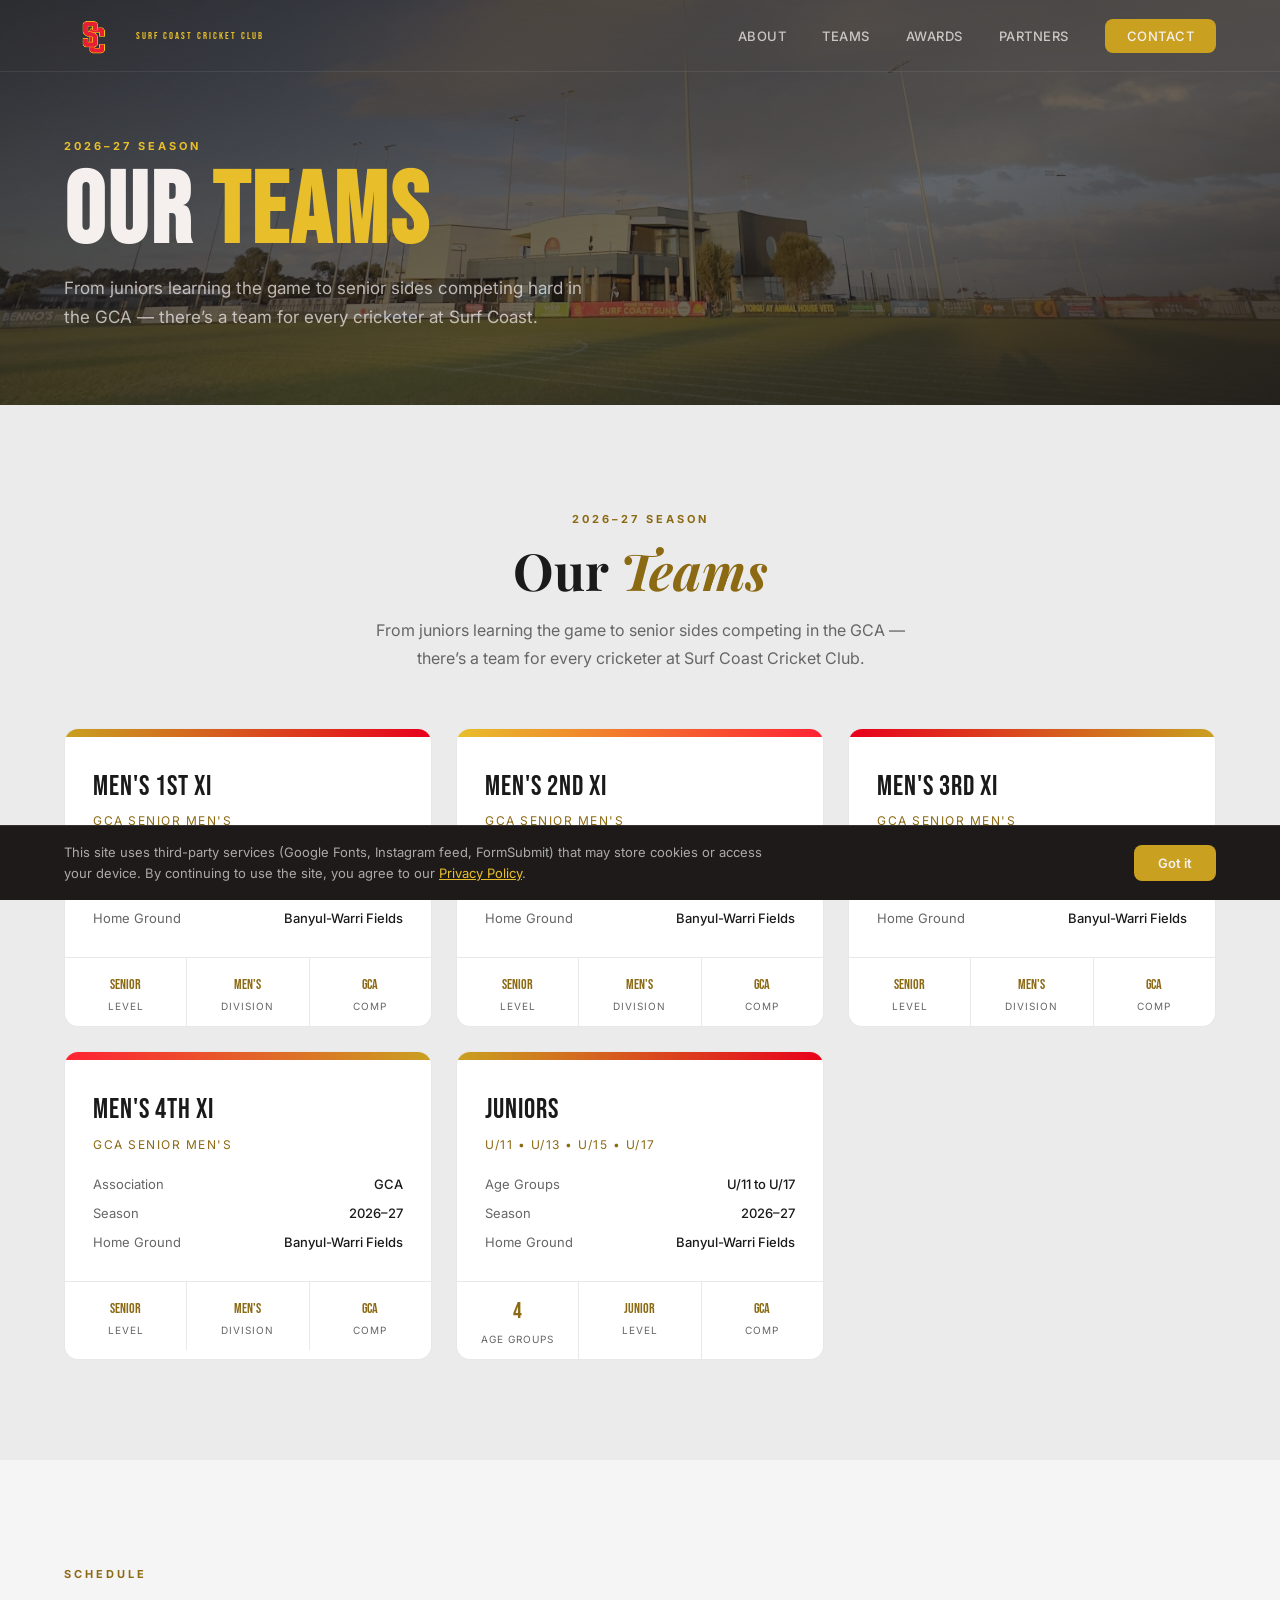
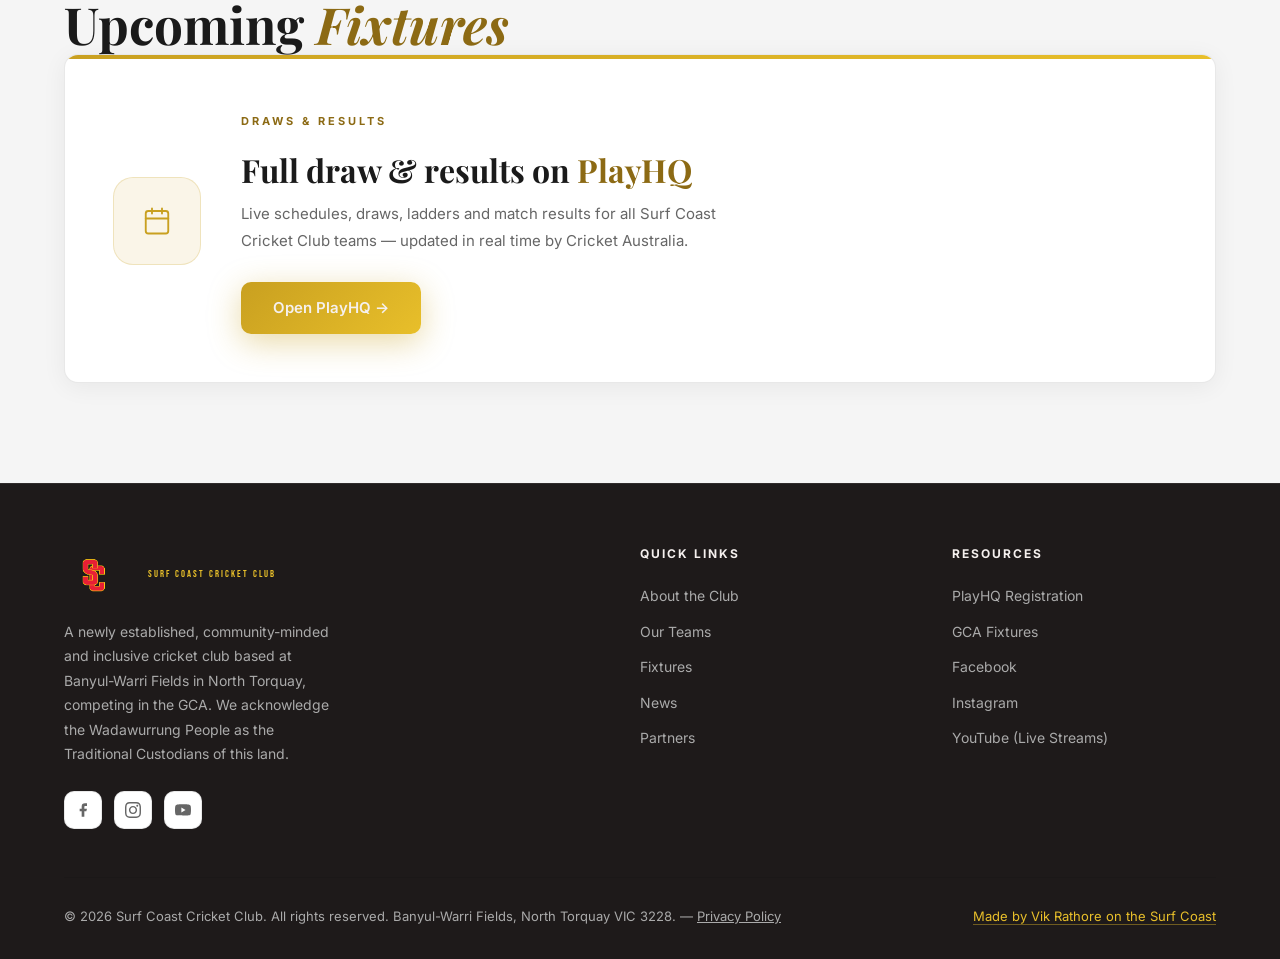
<file: teams.html>
<!DOCTYPE html>
<html lang="en">
<head>
  <meta charset="UTF-8" />
  <meta name="viewport" content="width=device-width, initial-scale=1.0, viewport-fit=cover" />
  <meta name="theme-color" content="#232323" />
  <link rel="icon" type="image/png" href="assets/images/favicon.png" />
  <title>Our Teams | Surf Coast Cricket Club</title>
  <meta name="description" content="Surf Coast Cricket Club fields four senior men's sides and junior teams from U/11 to U/17, all competing in the GCA at Banyul-Warri Fields, North Torquay." />
  <meta property="og:type" content="website" />
  <meta property="og:url" content="https://www.surfcoastcricketclub.com/teams" />
  <meta property="og:title" content="Our Teams | Surf Coast Cricket Club" />
  <meta property="og:description" content="Four senior men's sides and junior teams U/11–U/17. Competing in the GCA at Banyul-Warri Fields, North Torquay." />
  <meta property="og:image" content="https://www.surfcoastcricketclub.com/assets/images/sccc-logo.png" />
  <meta name="twitter:card" content="summary_large_image" />
  <meta name="twitter:title" content="Our Teams | Surf Coast Cricket Club" />
  <meta name="twitter:description" content="Four senior men's sides and junior teams U/11–U/17 competing in the GCA." />
  <meta name="twitter:image" content="https://www.surfcoastcricketclub.com/assets/images/sccc-logo.png" />
  <link rel="canonical" href="https://www.surfcoastcricketclub.com/teams" />
  <link rel="preconnect" href="https://fonts.googleapis.com" />
  <link rel="preconnect" href="https://fonts.gstatic.com" crossorigin />
  <link href="https://fonts.googleapis.com/css2?family=Bebas+Neue&family=Inter:wght@300;400;500;600;700&family=Playfair+Display:ital,wght@0,700;1,500&display=swap" rel="stylesheet" />
  <style>
    *, *::before, *::after { box-sizing: border-box; margin: 0; padding: 0; }
    :root {
      --navy:    #F5F5F5;
      --navy-mid:#EBEBEB;
      --teal:    #C9A020;
      --teal-lt: #E8BF2A;
      --gold-ink: #8C6A14; /* teal-lt darkened for AA text contrast on light section backgrounds */
      --green:   #E8001C;
      --gold:    #FF2233;
      --white:   #F5F0EE;
      --muted:   #666666;
      --card-bg: #FFFFFF;
      --border:  rgba(0,0,0,0.09);
      --radius:  14px;
      --shadow:  0 12px 40px rgba(0,0,0,0.10);
    }
    html { scroll-behavior: smooth; }
    body { font-family: 'Inter', sans-serif; background: var(--navy); color: #1A1A1A; overflow-x: hidden; line-height: 1.6; }
    ::-webkit-scrollbar { width: 6px; }
    ::-webkit-scrollbar-track { background: var(--navy); }
    ::-webkit-scrollbar-thumb { background: var(--teal); border-radius: 3px; }

    /* NAV */
    /* PAGE SPLASH */
    #page-splash { position: fixed; inset: 0; z-index: 9999; background: #232323; display: flex; align-items: center; justify-content: center; transition: opacity 0.5s ease, visibility 0.5s ease; }
    #page-splash.hidden { opacity: 0; visibility: hidden; pointer-events: none; }
    #page-splash img { width: min(220px, 55vw); animation: pageSplashIn 0.4s ease forwards; }
    @keyframes pageSplashIn { from { opacity: 0; transform: scale(0.92); } to { opacity: 1; transform: scale(1); } }

    nav { position: fixed; top: 0; left: 0; right: 0; z-index: 1000; display: flex; align-items: center; justify-content: space-between; padding: env(safe-area-inset-top) 5% 0; height: calc(72px + env(safe-area-inset-top)); background: transparent; backdrop-filter: blur(20px); border-bottom: 1px solid rgba(255,255,255,0.08); transition: background 1s ease; }
    .nav-logo { display: flex; align-items: center; gap: 12px; text-decoration: none; }
    .nav-logo-badge { width: 60px; height: 60px; object-fit: contain; flex-shrink: 0; }
    .nav-logo-text { line-height: 1.2; }
    .nav-logo-text span:first-child { display: block; font-family: 'Bebas Neue', sans-serif; font-size: 30px; letter-spacing: 1px; color: var(--white); }
    .nav-logo-text span:last-child { display: block; font-size: 10px; letter-spacing: 2px; text-transform: uppercase; color: var(--teal-lt); }
    .nav-links { display: flex; align-items: center; gap: 36px; list-style: none; }
    .nav-links a { text-decoration: none; color: rgba(245,240,238,0.75); font-size: 13px; font-weight: 500; letter-spacing: 0.5px; text-transform: uppercase; transition: color 0.2s; position: relative; }
    .nav-links a::after { content: ''; position: absolute; left: 0; bottom: -4px; width: 0; height: 2px; background: var(--teal-lt); transition: width 0.25s; }
    .nav-links a:hover { color: #FFFFFF; }
    .nav-links a:hover::after { width: 100%; }
    .nav-cta { padding: 9px 22px; background: var(--teal); color: var(--white) !important; border-radius: 8px; transition: background 0.2s, transform 0.15s !important; }
    .nav-cta::after { display: none !important; }
    .nav-cta:hover { background: var(--teal-lt) !important; transform: translateY(-1px); }
    .nav-hamburger { display: none; flex-direction: column; gap: 5px; cursor: pointer; padding: 4px; border: none; background: none; }
    .nav-hamburger span { display: block; width: 24px; height: 2px; background: var(--white); border-radius: 2px; transition: transform 0.3s, opacity 0.3s; }
    .nav-mobile { display: none; flex-direction: column; position: fixed; top: calc(72px + env(safe-area-inset-top)); left: 0; right: 0; background: #2D2D2D; border-bottom: 1px solid rgba(255,255,255,0.08); padding: 24px calc(5% + env(safe-area-inset-right)) calc(24px + env(safe-area-inset-bottom)) calc(5% + env(safe-area-inset-left)); gap: 20px; z-index: 999; }
    .nav-mobile.open { display: flex; }
    .nav-mobile a { text-decoration: none; color: var(--muted); font-size: 15px; font-weight: 500; letter-spacing: 0.5px; text-transform: uppercase; transition: color 0.2s; }
    .nav-mobile a:hover { color: var(--white); }

    /* PAGE HERO */
    .page-hero {
      position: relative;
      background:
        linear-gradient(160deg, rgba(30,26,26,0.88) 0%, rgba(30,26,26,0.60) 60%, rgba(30,26,26,0.92) 100%),
        url('assets/images/hero-bg.jpg') center 60%/cover no-repeat;
      min-height: 360px;
      display: flex; align-items: flex-end;
      padding: calc(72px + env(safe-area-inset-top) + 60px) 5% 72px;
      overflow: hidden;
    }
    .page-hero-content { position: relative; z-index: 2; max-width: 700px; animation: fadeUp 0.8s ease both; }
    .page-hero-label { display: inline-block; font-size: 11px; font-weight: 700; letter-spacing: 3px; text-transform: uppercase; color: var(--teal-lt); margin-bottom: 12px; }
    .page-hero-title { font-family: 'Bebas Neue', sans-serif; font-size: clamp(56px, 8vw, 100px); line-height: 0.9; letter-spacing: 3px; color: #F5F0EE; }
    .page-hero-title em { font-style: normal; color: var(--teal-lt); }
    .page-hero-desc { margin-top: 16px; font-size: clamp(15px, 1.7vw, 17px); color: rgba(245,240,238,0.72); max-width: 520px; line-height: 1.75; }
    @media (max-width: 768px) { .page-hero { min-height: 260px; padding-bottom: 48px; } }

    /* SECTIONS */
    section { padding: 100px 5%; }
    .section-label { display: inline-block; font-size: 11px; font-weight: 700; letter-spacing: 3px; text-transform: uppercase; color: var(--gold-ink); margin-bottom: 12px; }
    .section-title { font-family: 'Playfair Display', serif; font-size: clamp(30px, 4vw, 52px); line-height: 1.15; color: #1A1A1A; }
    .section-title em { font-style: italic; color: var(--gold-ink); }
    .section-desc { color: var(--muted); font-size: 16px; max-width: 560px; margin-top: 16px; line-height: 1.75; }
    .reveal { opacity: 0; transform: translateY(36px); transition: opacity 0.7s ease, transform 0.7s ease; }
    .reveal.visible { opacity: 1; transform: translateY(0); }

    /* TEAMS */
    #teams { background: var(--navy-mid); }
    .teams-header { text-align: center; margin-bottom: 56px; }
    .teams-header .section-desc { margin: 16px auto 0; }
    .teams-grid { display: grid; grid-template-columns: repeat(auto-fill, minmax(280px, 1fr)); gap: 24px; }
    .team-card { background: var(--card-bg); border: 1px solid var(--border); border-radius: var(--radius); overflow: hidden; transition: transform 0.3s, border-color 0.3s, box-shadow 0.3s; }
    .team-card:hover { transform: translateY(-6px); border-color: var(--teal); box-shadow: 0 16px 48px rgba(201,160,32,0.25); }
    .team-card-top { height: 8px; background: linear-gradient(90deg, var(--teal), var(--green)); }
    .team-card-body { padding: 28px; }
    .team-grade { font-family: 'Bebas Neue', sans-serif; font-size: 28px; color: #1A1A1A; letter-spacing: 1px; }
    .team-div { font-size: 12px; letter-spacing: 1.5px; text-transform: uppercase; color: var(--gold-ink); margin-top: 2px; }
    .team-info { margin-top: 20px; display: flex; flex-direction: column; gap: 8px; }
    .team-row { display: flex; justify-content: space-between; font-size: 13px; }
    .team-row span:first-child { color: var(--muted); }
    .team-row span:last-child { color: #1A1A1A; font-weight: 500; }
    .team-card-bar { display: flex; border-top: 1px solid var(--border); }
    .team-bar-item { flex: 1; padding: 12px 8px; text-align: center; border-right: 1px solid var(--border); }
    .team-bar-item:last-child { border-right: none; }
    .team-bar-val { font-family: 'Bebas Neue', sans-serif; font-size: 22px; color: var(--gold-ink); }
    .team-bar-key { font-size: 10px; letter-spacing: 1px; text-transform: uppercase; color: var(--muted); margin-top: 2px; }

    /* FIXTURES */
    #fixtures { background: var(--navy); }
    .fixtures-tabs { display: flex; gap: 8px; flex-wrap: wrap; margin-bottom: 24px; }
    .tab-btn { padding: 8px 18px; border: 1px solid var(--border); background: transparent; border-radius: 100px; color: var(--muted); font-size: 13px; font-family: 'Inter', sans-serif; cursor: pointer; transition: all 0.2s; }
    .tab-btn.active, .tab-btn:hover { background: var(--teal); border-color: var(--teal); color: var(--white); }
    .fixtures-list { display: flex; flex-direction: column; gap: 12px; }
    .fixture-row { display: grid; grid-template-columns: 56px 1fr auto 1fr 160px; align-items: center; gap: 20px; background: var(--card-bg); border: 1px solid var(--border); border-radius: 12px; padding: 20px 24px; transition: border-color 0.2s; }
    .fixture-row:hover { border-color: rgba(201,160,32,0.4); }
    @media (max-width: 768px) {
      .fixture-row { grid-template-columns: 1fr 1fr; grid-template-rows: auto auto; gap: 10px 16px; }
      .fix-date { display: none; }
      .fix-vs { display: none; }
      .fix-meta { grid-column: 1 / -1; display: flex; gap: 12px; align-items: center; }
    }
    .fixtures-card { background: var(--card-bg); border: 1px solid var(--border); border-radius: var(--radius); overflow: hidden; box-shadow: 0 4px 24px rgba(0,0,0,0.06); }
    .fixtures-card-top { height: 4px; background: linear-gradient(90deg, var(--teal), var(--teal-lt)); }
    .fixtures-card-inner { display: grid; grid-template-columns: 88px 1fr; gap: 40px; align-items: center; padding: 48px; }
    .fixtures-card-icon { width: 88px; height: 88px; border-radius: 20px; background: rgba(201,160,32,0.10); border: 1px solid rgba(201,160,32,0.22); display: flex; align-items: center; justify-content: center; flex-shrink: 0; }
    .fixtures-card-title { font-family: 'Playfair Display', serif; font-size: clamp(22px, 2.8vw, 32px); color: #1A1A1A; line-height: 1.2; margin-top: 8px; }
    .fixtures-card-title em { font-style: normal; font-weight: 700; color: var(--gold-ink); }
    .fixtures-card-desc { font-size: 15px; color: var(--muted); max-width: 520px; margin-top: 12px; line-height: 1.75; }
    @media (max-width: 768px) {
      .fixtures-card-inner { grid-template-columns: 1fr; gap: 20px; padding: 32px 24px; }
      .fixtures-card-icon { display: none; }
    }

    /* BUTTONS */
    .btn-primary { padding: 14px 32px; background: linear-gradient(135deg, var(--teal), var(--teal-lt)); color: var(--white); text-decoration: none; border-radius: 10px; font-weight: 600; font-size: 15px; box-shadow: 0 8px 32px rgba(201,160,32,0.4); transition: transform 0.2s, box-shadow 0.2s; display: inline-block; }
    .btn-primary:hover { transform: translateY(-2px); box-shadow: 0 14px 40px rgba(201,160,32,0.55); }
    .btn-ghost { padding: 14px 32px; border: 1.5px solid rgba(0,0,0,0.15); color: #1A1A1A; text-decoration: none; border-radius: 10px; font-weight: 500; font-size: 15px; transition: border-color 0.2s, background 0.2s; display: inline-block; }
    .btn-ghost:hover { border-color: var(--teal); background: rgba(201,160,32,0.08); }

    /* FOOTER */
    footer { background: #1E1A1A; border-top: 1px solid rgba(255,255,255,0.08); padding: 60px 5% calc(32px + env(safe-area-inset-bottom)); }
    .footer-grid { display: grid; grid-template-columns: 2fr 1fr 1fr; gap: 48px; padding-bottom: 48px; border-bottom: 1px solid var(--border); }
    .footer-brand-desc { color: #AAAAAA; font-size: 14px; line-height: 1.75; margin-top: 16px; max-width: 280px; }
    .footer-socials { display: flex; gap: 12px; margin-top: 24px; }
    .social-btn { width: 38px; height: 38px; border-radius: 10px; background: var(--card-bg); border: 1px solid var(--border); display: flex; align-items: center; justify-content: center; text-decoration: none; color: var(--muted); transition: all 0.2s; }
    .social-btn:hover { background: var(--teal); color: var(--white); border-color: var(--teal); }
    .footer-col-title { font-size: 12px; font-weight: 700; letter-spacing: 2px; text-transform: uppercase; color: var(--white); margin-bottom: 20px; }
    .footer-links { list-style: none; display: flex; flex-direction: column; gap: 10px; }
    .footer-links a { text-decoration: none; color: #AAAAAA; font-size: 14px; transition: color 0.2s; }
    .footer-links a:hover { color: var(--teal-lt); }
    .footer-bottom { padding-top: 28px; display: flex; justify-content: space-between; align-items: center; gap: 16px; flex-wrap: wrap; }
    .footer-copy { font-size: 13px; color: #AAAAAA; }

    @keyframes fadeUp { from { opacity: 0; transform: translateY(28px); } to { opacity: 1; transform: translateY(0); } }

    /* RESPONSIVE */
    @media (max-width: 1024px) {
      .footer-grid { grid-template-columns: 1fr 1fr; }
      .fixture-row { grid-template-columns: 70px 1fr auto 1fr 110px; gap: 12px; }
    }
    @media (max-width: 768px) {
      section { padding: 72px 5%; }
      .nav-links { display: none; }
      .nav-hamburger { display: flex; }
      .fixture-row { grid-template-columns: 1fr; text-align: center; gap: 8px; padding: 16px; }
      .footer-grid { grid-template-columns: 1fr; }
      .teams-grid { grid-template-columns: 1fr; }
    }
    @media (max-width: 480px) { section { padding: 52px 5%; } }
    @media (orientation: landscape) and (max-width: 1024px) {
      nav { padding-left: calc(5% + env(safe-area-inset-left)); padding-right: calc(5% + env(safe-area-inset-right)); }
      section { padding-left: calc(5% + env(safe-area-inset-left)); padding-right: calc(5% + env(safe-area-inset-right)); }
    }
  </style>
</head>
<body>

<div id="page-splash" aria-hidden="true">
  <img src="/assets/images/sccc-logo.png" alt="" />
</div>

<!-- NAV -->
<nav id="navbar">
  <a href="/" class="nav-logo" aria-label="Surf Coast Cricket Club Home">
    <img class="nav-logo-badge" src="assets/images/sccc-logo.png" alt="Surf Coast Cricket Club logo" />
    <div class="nav-logo-text">
      <span>Surf Coast Cricket Club</span>
    </div>
  </a>
  <ul class="nav-links" role="list">
    <li><a href="/about">About</a></li>
    <li><a href="/teams" class="nav-active">Teams</a></li>
    <li><a href="/awards">Awards</a></li>
    <li><a href="/partners">Partners</a></li>
    <li><a href="/contact" class="nav-cta">Contact</a></li>
  </ul>
  <button class="nav-hamburger" id="hamburger" aria-label="Toggle menu" aria-expanded="false">
    <span></span><span></span><span></span>
  </button>
</nav>

<div class="nav-mobile" id="mobileNav" role="navigation" aria-label="Mobile navigation">
  <a href="/about"    onclick="closeMenu()">About</a>
  <a href="/teams"    onclick="closeMenu()">Teams</a>
  <a href="/awards"   onclick="closeMenu()">Awards</a>
  <a href="/partners" onclick="closeMenu()">Partners</a>
  <a href="/contact"  onclick="closeMenu()" style="color:var(--teal-lt);font-weight:600;">Contact &rarr;</a>
</div>

<!-- PAGE HERO -->
<div class="page-hero" role="banner">
  <div class="page-hero-content">
    <span class="page-hero-label">2026&ndash;27 Season</span>
    <h1 class="page-hero-title">Our <em>Teams</em></h1>
    <p class="page-hero-desc">From juniors learning the game to senior sides competing hard in the GCA &mdash; there&rsquo;s a team for every cricketer at Surf Coast.</p>
  </div>
</div>

<!-- TEAMS -->
<section id="teams" aria-labelledby="teams-title">
  <div class="teams-header reveal">
    <span class="section-label">2026&ndash;27 Season</span>
    <h2 class="section-title" id="teams-title">Our <em>Teams</em></h2>
    <p class="section-desc">From juniors learning the game to senior sides competing in the GCA &mdash; there&rsquo;s a team for every cricketer at Surf Coast Cricket Club.</p>
  </div>

  <div class="teams-grid" role="list">
    <article class="team-card reveal" role="listitem" style="transition-delay:0s">
      <div class="team-card-top"></div>
      <div class="team-card-body">
        <div class="team-grade">Men&apos;s 1st XI</div>
        <div class="team-div">GCA Senior Men&apos;s</div>
        <div class="team-info">
          <div class="team-row"><span>Association</span><span>GCA</span></div>
          <div class="team-row"><span>Season</span><span>2026&ndash;27</span></div>
          <div class="team-row"><span>Home Ground</span><span>Banyul-Warri Fields</span></div>
        </div>
      </div>
      <div class="team-card-bar">
        <div class="team-bar-item"><div class="team-bar-val" style="font-size:14px;padding-top:4px;">Senior</div><div class="team-bar-key">Level</div></div>
        <div class="team-bar-item"><div class="team-bar-val" style="font-size:14px;padding-top:4px;">Men&apos;s</div><div class="team-bar-key">Division</div></div>
        <div class="team-bar-item"><div class="team-bar-val" style="font-size:14px;padding-top:4px;">GCA</div><div class="team-bar-key">Comp</div></div>
      </div>
    </article>

    <article class="team-card reveal" role="listitem" style="transition-delay:0.08s">
      <div class="team-card-top" style="background:linear-gradient(90deg,var(--teal-lt),var(--gold))"></div>
      <div class="team-card-body">
        <div class="team-grade">Men&apos;s 2nd XI</div>
        <div class="team-div">GCA Senior Men&apos;s</div>
        <div class="team-info">
          <div class="team-row"><span>Association</span><span>GCA</span></div>
          <div class="team-row"><span>Season</span><span>2026&ndash;27</span></div>
          <div class="team-row"><span>Home Ground</span><span>Banyul-Warri Fields</span></div>
        </div>
      </div>
      <div class="team-card-bar">
        <div class="team-bar-item"><div class="team-bar-val" style="font-size:14px;padding-top:4px;">Senior</div><div class="team-bar-key">Level</div></div>
        <div class="team-bar-item"><div class="team-bar-val" style="font-size:14px;padding-top:4px;">Men&apos;s</div><div class="team-bar-key">Division</div></div>
        <div class="team-bar-item"><div class="team-bar-val" style="font-size:14px;padding-top:4px;">GCA</div><div class="team-bar-key">Comp</div></div>
      </div>
    </article>

    <article class="team-card reveal" role="listitem" style="transition-delay:0.16s">
      <div class="team-card-top" style="background:linear-gradient(90deg,var(--green),var(--teal))"></div>
      <div class="team-card-body">
        <div class="team-grade">Men&apos;s 3rd XI</div>
        <div class="team-div">GCA Senior Men&apos;s</div>
        <div class="team-info">
          <div class="team-row"><span>Association</span><span>GCA</span></div>
          <div class="team-row"><span>Season</span><span>2026&ndash;27</span></div>
          <div class="team-row"><span>Home Ground</span><span>Banyul-Warri Fields</span></div>
        </div>
      </div>
      <div class="team-card-bar">
        <div class="team-bar-item"><div class="team-bar-val" style="font-size:14px;padding-top:4px;">Senior</div><div class="team-bar-key">Level</div></div>
        <div class="team-bar-item"><div class="team-bar-val" style="font-size:14px;padding-top:4px;">Men&apos;s</div><div class="team-bar-key">Division</div></div>
        <div class="team-bar-item"><div class="team-bar-val" style="font-size:14px;padding-top:4px;">GCA</div><div class="team-bar-key">Comp</div></div>
      </div>
    </article>

    <article class="team-card reveal" role="listitem" style="transition-delay:0.24s">
      <div class="team-card-top" style="background:linear-gradient(90deg,var(--gold),var(--teal))"></div>
      <div class="team-card-body">
        <div class="team-grade">Men&apos;s 4th XI</div>
        <div class="team-div">GCA Senior Men&apos;s</div>
        <div class="team-info">
          <div class="team-row"><span>Association</span><span>GCA</span></div>
          <div class="team-row"><span>Season</span><span>2026&ndash;27</span></div>
          <div class="team-row"><span>Home Ground</span><span>Banyul-Warri Fields</span></div>
        </div>
      </div>
      <div class="team-card-bar">
        <div class="team-bar-item"><div class="team-bar-val" style="font-size:14px;padding-top:4px;">Senior</div><div class="team-bar-key">Level</div></div>
        <div class="team-bar-item"><div class="team-bar-val" style="font-size:14px;padding-top:4px;">Men&apos;s</div><div class="team-bar-key">Division</div></div>
        <div class="team-bar-item"><div class="team-bar-val" style="font-size:14px;padding-top:4px;">GCA</div><div class="team-bar-key">Comp</div></div>
      </div>
    </article>

    <article class="team-card reveal" role="listitem" style="transition-delay:0.40s">
      <div class="team-card-top" style="background:linear-gradient(90deg,var(--teal),var(--green))"></div>
      <div class="team-card-body">
        <div class="team-grade">Juniors</div>
        <div class="team-div">U/11 &bull; U/13 &bull; U/15 &bull; U/17</div>
        <div class="team-info">
          <div class="team-row"><span>Age Groups</span><span>U/11 to U/17</span></div>
          <div class="team-row"><span>Season</span><span>2026&ndash;27</span></div>
          <div class="team-row"><span>Home Ground</span><span>Banyul-Warri Fields</span></div>
        </div>
      </div>
      <div class="team-card-bar">
        <div class="team-bar-item"><div class="team-bar-val">4</div><div class="team-bar-key">Age Groups</div></div>
        <div class="team-bar-item"><div class="team-bar-val" style="font-size:14px;padding-top:4px;">Junior</div><div class="team-bar-key">Level</div></div>
        <div class="team-bar-item"><div class="team-bar-val" style="font-size:14px;padding-top:4px;">GCA</div><div class="team-bar-key">Comp</div></div>
      </div>
    </article>
  </div>
</section>

<!-- FIXTURES -->
<section id="fixtures" aria-labelledby="fixtures-title">
  <div class="fixtures-head">
    <div class="reveal">
      <span class="section-label">Schedule</span>
      <h2 class="section-title" id="fixtures-title">Upcoming <em>Fixtures</em></h2>
    </div>
  </div>

  <div id="fix-loading" style="text-align:center;padding:48px 0;color:var(--muted);font-size:14px;letter-spacing:1px;">Loading fixtures&hellip;</div>

  <div id="fix-live" style="display:none;">
    <div class="fixtures-tabs" role="tablist">
      <button class="tab-btn active" role="tab" aria-selected="true">All Teams</button>
      <button class="tab-btn" role="tab" aria-selected="false">Senior Men&apos;s</button>
      <button class="tab-btn" role="tab" aria-selected="false">Juniors</button>
    </div>
    <div class="fixtures-list" id="fixtures-list" role="list"></div>
    <div style="text-align:center;margin-top:28px;">
      <a href="https://www.playhq.com/cricket-australia/org/surf-coast-cricket-club/e23be353" target="_blank" rel="noopener" class="btn-ghost">Full draw on PlayHQ &rarr;</a>
    </div>
  </div>

  <div id="fix-fallback" class="fixtures-card" style="display:none;">
    <div class="fixtures-card-top"></div>
    <div class="fixtures-card-inner">
      <div class="fixtures-card-icon" aria-hidden="true">
        <svg width="30" height="30" viewBox="0 0 24 24" fill="none" stroke="var(--teal)" stroke-width="1.5" stroke-linecap="round" stroke-linejoin="round"><rect x="3" y="4" width="18" height="18" rx="2" ry="2"/><line x1="16" y1="2" x2="16" y2="6"/><line x1="8" y1="2" x2="8" y2="6"/><line x1="3" y1="10" x2="21" y2="10"/></svg>
      </div>
      <div>
        <span class="section-label">Draws &amp; Results</span>
        <h3 class="fixtures-card-title">Full draw &amp; results on <em>PlayHQ</em></h3>
        <p class="fixtures-card-desc">Live schedules, draws, ladders and match results for all Surf Coast Cricket Club teams &mdash; updated in real time by Cricket Australia.</p>
        <a href="https://www.playhq.com/cricket-australia/org/surf-coast-cricket-club/e23be353" target="_blank" rel="noopener" class="btn-primary" style="margin-top:28px;display:inline-block;">Open PlayHQ &rarr;</a>
      </div>
    </div>
  </div>

  <script>
  (function(){
    const ORG     = 'e23be353';
    const LOADING = document.getElementById('fix-loading');
    const LIVE    = document.getElementById('fix-live');
    const LIST    = document.getElementById('fixtures-list');
    const FALL    = document.getElementById('fix-fallback');

    function fmtDay(iso){ return new Date(iso).toLocaleDateString('en-AU',{day:'numeric'}); }
    function fmtMon(iso){ return new Date(iso).toLocaleDateString('en-AU',{month:'short'}); }
    function fmtTime(iso){ return new Date(iso).toLocaleTimeString('en-AU',{hour:'numeric',minute:'2-digit',hour12:true}); }

    function resultTag(g){
      if(!g.status||g.status==='scheduled') return '';
      const us=g.scores?.find(s=>g.competitors?.find(c=>c.teamId===s.teamId&&c.name?.toLowerCase().includes('surf coast')));
      const them=g.scores?.find(s=>s!==us);
      if(!us||!them) return '';
      const win=Number(us.runs)>Number(them.runs),draw=Number(us.runs)===Number(them.runs);
      const col=win?'#2ecc71':draw?'var(--muted)':'var(--gold-ink)';
      return `<span style="font-size:12px;font-weight:700;color:${col};background:rgba(0,0,0,0.06);padding:2px 9px;border-radius:4px;">${win?'W':draw?'D':'L'}</span>`;
    }

    function renderGames(games){
      if(!games||!games.length){ showFallback(); return; }
      LOADING.style.display='none';
      LIVE.style.display='block';
      LIST.innerHTML=games.slice(0,12).map(g=>{
        const home=g.competitors?.[0]?.name||'TBC';
        const away=g.competitors?.[1]?.name||'TBC';
        const hasDt=!!g.scheduledStartTime;
        const grade=g.grade?.name||'';
        const venue=g.venue?.name||'';
        const isPast=hasDt&&new Date(g.scheduledStartTime)<new Date();
        return `<div class="fixture-row" role="listitem" data-grade="${grade.toLowerCase()}">
          <div class="fix-date"><div class="fix-day">${hasDt?fmtDay(g.scheduledStartTime):'—'}</div><div class="fix-mon">${hasDt?fmtMon(g.scheduledStartTime):''}</div></div>
          <div class="fix-team">${home}</div>
          <div class="fix-vs">vs</div>
          <div class="fix-team away">${away}</div>
          <div class="fix-meta">
            <div class="fix-grade">${grade}</div>
            <div class="fix-venue">${hasDt?fmtTime(g.scheduledStartTime):''}${venue?' &middot; '+venue.split(',')[0]:''}</div>
            ${isPast?resultTag(g):''}
          </div>
        </div>`;
      }).join('');

      LIVE.querySelectorAll('.tab-btn').forEach(btn=>{
        btn.addEventListener('click',()=>{
          LIVE.querySelectorAll('.tab-btn').forEach(b=>{ b.classList.remove('active'); b.setAttribute('aria-selected','false'); });
          btn.classList.add('active'); btn.setAttribute('aria-selected','true');
          const filter=btn.textContent.trim().toLowerCase();
          LIST.querySelectorAll('.fixture-row').forEach(row=>{
            if(filter==='all teams'){ row.style.display=''; return; }
            const gr=(row.dataset.grade||'').toLowerCase();
            const match=(filter==="senior men's"&&(gr.includes('grade')||gr.includes('men')))||(filter==='juniors'&&(gr.includes('junior')||gr.includes('u/')||gr.includes('under')));
            row.style.display=match?'':'none';
          });
        });
      });
    }

    function showFallback(){ LOADING.style.display='none'; FALL.style.display='block'; }

    const headers = new Headers();
    headers.append('Accept','application/json');
    fetch('https://api.playhq.com/partner/v2/organisations/'+ORG+'/games',{method:'GET',headers,redirect:'follow'})
      .then(r=>r.ok?r.json():Promise.reject(r.status))
      .then(d=>renderGames(d.data||d))
      .catch(showFallback);
  })();
  </script>
</section>

<!-- FOOTER -->
<footer>
  <div class="footer-grid">
    <div>
      <a href="/" class="nav-logo" aria-label="Surf Coast Cricket Club Home">
        <img class="nav-logo-badge" src="assets/images/sccc-logo.png" alt="Surf Coast Cricket Club logo" />
        <div class="nav-logo-text" style="margin-left:12px;"><span>Surf Coast Cricket Club</span></div>
      </a>
      <p class="footer-brand-desc">A newly established, community-minded and inclusive cricket club based at Banyul-Warri Fields in North Torquay, competing in the GCA. We acknowledge the Wadawurrung People as the Traditional Custodians of this land.</p>
      <div class="footer-socials" role="list" aria-label="Social media">
        <a class="social-btn" href="https://www.facebook.com/surfcoastcricketclub/" target="_blank" rel="noopener" role="listitem" aria-label="Facebook"><svg width="16" height="16" viewBox="0 0 24 24" fill="currentColor" aria-hidden="true"><path d="M18 2h-3a5 5 0 00-5 5v3H7v4h3v8h4v-8h3l1-4h-4V7a1 1 0 011-1h3z"/></svg></a>
        <a class="social-btn" href="https://www.instagram.com/surfcoastcricketclub/" target="_blank" rel="noopener" role="listitem" aria-label="Instagram"><svg width="16" height="16" viewBox="0 0 24 24" fill="currentColor" aria-hidden="true"><path d="M12 2.163c3.204 0 3.584.012 4.85.07 3.252.148 4.771 1.691 4.919 4.919.058 1.265.069 1.645.069 4.849 0 3.205-.012 3.584-.069 4.849-.149 3.225-1.664 4.771-4.919 4.919-1.266.058-1.644.07-4.85.07-3.204 0-3.584-.012-4.849-.07-3.26-.149-4.771-1.699-4.919-4.92-.058-1.265-.07-1.644-.07-4.849 0-3.204.013-3.583.07-4.849.149-3.227 1.664-4.771 4.919-4.919 1.266-.057 1.645-.069 4.849-.069zm0-2.163c-3.259 0-3.667.014-4.947.072-4.358.2-6.78 2.618-6.98 6.98-.059 1.281-.073 1.689-.073 4.948 0 3.259.014 3.668.072 4.948.2 4.358 2.618 6.78 6.98 6.98 1.281.058 1.689.072 4.948.072 3.259 0 3.668-.014 4.948-.072 4.354-.2 6.782-2.618 6.979-6.98.059-1.28.073-1.689.073-4.948 0-3.259-.014-3.667-.072-4.947-.196-4.354-2.617-6.78-6.979-6.98-1.281-.059-1.69-.073-4.949-.073zm0 5.838c-3.403 0-6.162 2.759-6.162 6.162s2.759 6.163 6.162 6.163 6.162-2.759 6.162-6.163c0-3.403-2.759-6.162-6.162-6.162zm0 10.162c-2.209 0-4-1.79-4-4 0-2.209 1.791-4 4-4s4 1.791 4 4c0 2.21-1.791 4-4 4zm6.406-11.845c-.796 0-1.441.645-1.441 1.44s.645 1.44 1.441 1.44c.795 0 1.439-.645 1.439-1.44s-.644-1.44-1.439-1.44z"/></svg></a>
        <a class="social-btn" href="https://www.youtube.com/@surfcoastcricketclub" target="_blank" rel="noopener" role="listitem" aria-label="YouTube"><svg width="16" height="16" viewBox="0 0 24 24" fill="currentColor" aria-hidden="true"><path d="M23.498 6.186a3.016 3.016 0 0 0-2.122-2.136C19.505 3.545 12 3.545 12 3.545s-7.505 0-9.377.505A3.017 3.017 0 0 0 .502 6.186C0 8.07 0 12 0 12s0 3.93.502 5.814a3.016 3.016 0 0 0 2.122 2.136c1.871.505 9.376.505 9.376.505s7.505 0 9.377-.505a3.015 3.015 0 0 0 2.122-2.136C24 15.93 24 12 24 12s0-3.93-.502-5.814zM9.545 15.568V8.432L15.818 12l-6.273 3.568z"/></svg></a>
      </div>
    </div>
    <div>
      <h4 class="footer-col-title">Quick Links</h4>
      <ul class="footer-links">
        <li><a href="/about">About the Club</a></li>
        <li><a href="/teams">Our Teams</a></li>
        <li><a href="/teams#fixtures">Fixtures</a></li>
        <li><a href="/#news">News</a></li>
        <li><a href="/partners">Partners</a></li>
      </ul>
    </div>
    <div>
      <h4 class="footer-col-title">Resources</h4>
      <ul class="footer-links">
        <li><a href="https://www.playhq.com/cricket-australia/org/surf-coast-cricket-club/e23be353" target="_blank" rel="noopener">PlayHQ Registration</a></li>
        <li><a href="https://www.playhq.com/cricket-australia/org/surf-coast-cricket-club/e23be353" target="_blank" rel="noopener">GCA Fixtures</a></li>
        <li><a href="https://www.facebook.com/surfcoastcricketclub/" target="_blank" rel="noopener">Facebook</a></li>
        <li><a href="https://www.instagram.com/surfcoastcricketclub/" target="_blank" rel="noopener">Instagram</a></li>
        <li><a href="https://www.youtube.com/@surfcoastcricketclub" target="_blank" rel="noopener">YouTube (Live Streams)</a></li>
      </ul>
    </div>
  </div>
  <div class="footer-bottom">
    <p class="footer-copy">&copy; 2026 Surf Coast Cricket Club. All rights reserved. Banyul-Warri Fields, North Torquay VIC 3228. &mdash; <a href="/privacy" style="color:#AAAAAA;text-decoration:underline;">Privacy Policy</a></p>
    <p class="footer-copy" style="color:var(--teal-lt);"><a href="https://stxacy.github.io" target="_blank" rel="noopener" style="color:inherit;text-decoration:none;border-bottom:1px solid rgba(232,191,42,0.4);transition:border-color 0.2s;" onmouseover="this.style.borderColor='var(--teal-lt)'" onmouseout="this.style.borderColor='rgba(232,191,42,0.4)'">Made by Vik Rathore on the Surf Coast</a></p>
  </div>
</footer>

<div id="cookie-banner" style="display:none;position:fixed;bottom:0;left:0;right:0;z-index:9998;background:#1E1A1A;border-top:1px solid rgba(255,255,255,0.1);padding:16px 5%;align-items:center;justify-content:space-between;gap:16px;flex-wrap:wrap;">
  <p style="color:#AAAAAA;font-size:13px;line-height:1.6;margin:0;max-width:700px;">
    This site uses third-party services (Google Fonts, Instagram feed, FormSubmit) that may store cookies or access your device. By continuing to use the site, you agree to our <a href="/privacy" style="color:var(--teal-lt);text-decoration:underline;">Privacy Policy</a>.
  </p>
  <button onclick="dismissCookieBanner()" style="flex-shrink:0;padding:10px 24px;background:var(--teal);border:none;border-radius:8px;color:#F5F0EE;font-family:'Inter',sans-serif;font-size:13px;font-weight:600;cursor:pointer;white-space:nowrap;">Got it</button>
</div>

<script>
  (function() { const ps = document.getElementById('page-splash'); setTimeout(() => ps.classList.add('hidden'), 550); })();

  const navbar = document.getElementById('navbar');
  window.addEventListener('scroll', () => { navbar.style.background = window.scrollY > 60 ? 'rgba(30,26,26,0.97)' : 'transparent'; }, { passive: true });

  const hamburger = document.getElementById('hamburger');
  const mobileNav = document.getElementById('mobileNav');
  let menuOpen = false;
  hamburger.addEventListener('click', () => {
    menuOpen = !menuOpen;
    mobileNav.classList.toggle('open', menuOpen);
    hamburger.setAttribute('aria-expanded', String(menuOpen));
    const spans = hamburger.querySelectorAll('span');
    if (menuOpen) { spans[0].style.transform='rotate(45deg) translate(5px,5px)'; spans[1].style.opacity='0'; spans[2].style.transform='rotate(-45deg) translate(5px,-5px)'; }
    else { spans.forEach(s => { s.style.transform=''; s.style.opacity=''; }); }
  });
  function closeMenu() {
    menuOpen = false; mobileNav.classList.remove('open');
    hamburger.setAttribute('aria-expanded','false');
    hamburger.querySelectorAll('span').forEach(s => { s.style.transform=''; s.style.opacity=''; });
  }

  const revealEls = document.querySelectorAll('.reveal');
  const revealObs = new IntersectionObserver(entries => {
    entries.forEach(e => { if (e.isIntersecting) { e.target.classList.add('visible'); revealObs.unobserve(e.target); } });
  }, { threshold: 0.12, rootMargin: '0px 0px -40px 0px' });
  revealEls.forEach(el => revealObs.observe(el));

  (function() {
    if (!localStorage.getItem('cookieConsent')) {
      var b = document.getElementById('cookie-banner');
      b.style.display = 'flex';
    }
  })();
  function dismissCookieBanner() {
    localStorage.setItem('cookieConsent', '1');
    document.getElementById('cookie-banner').style.display = 'none';
  }
</script>
</body>
</html>
</file>
